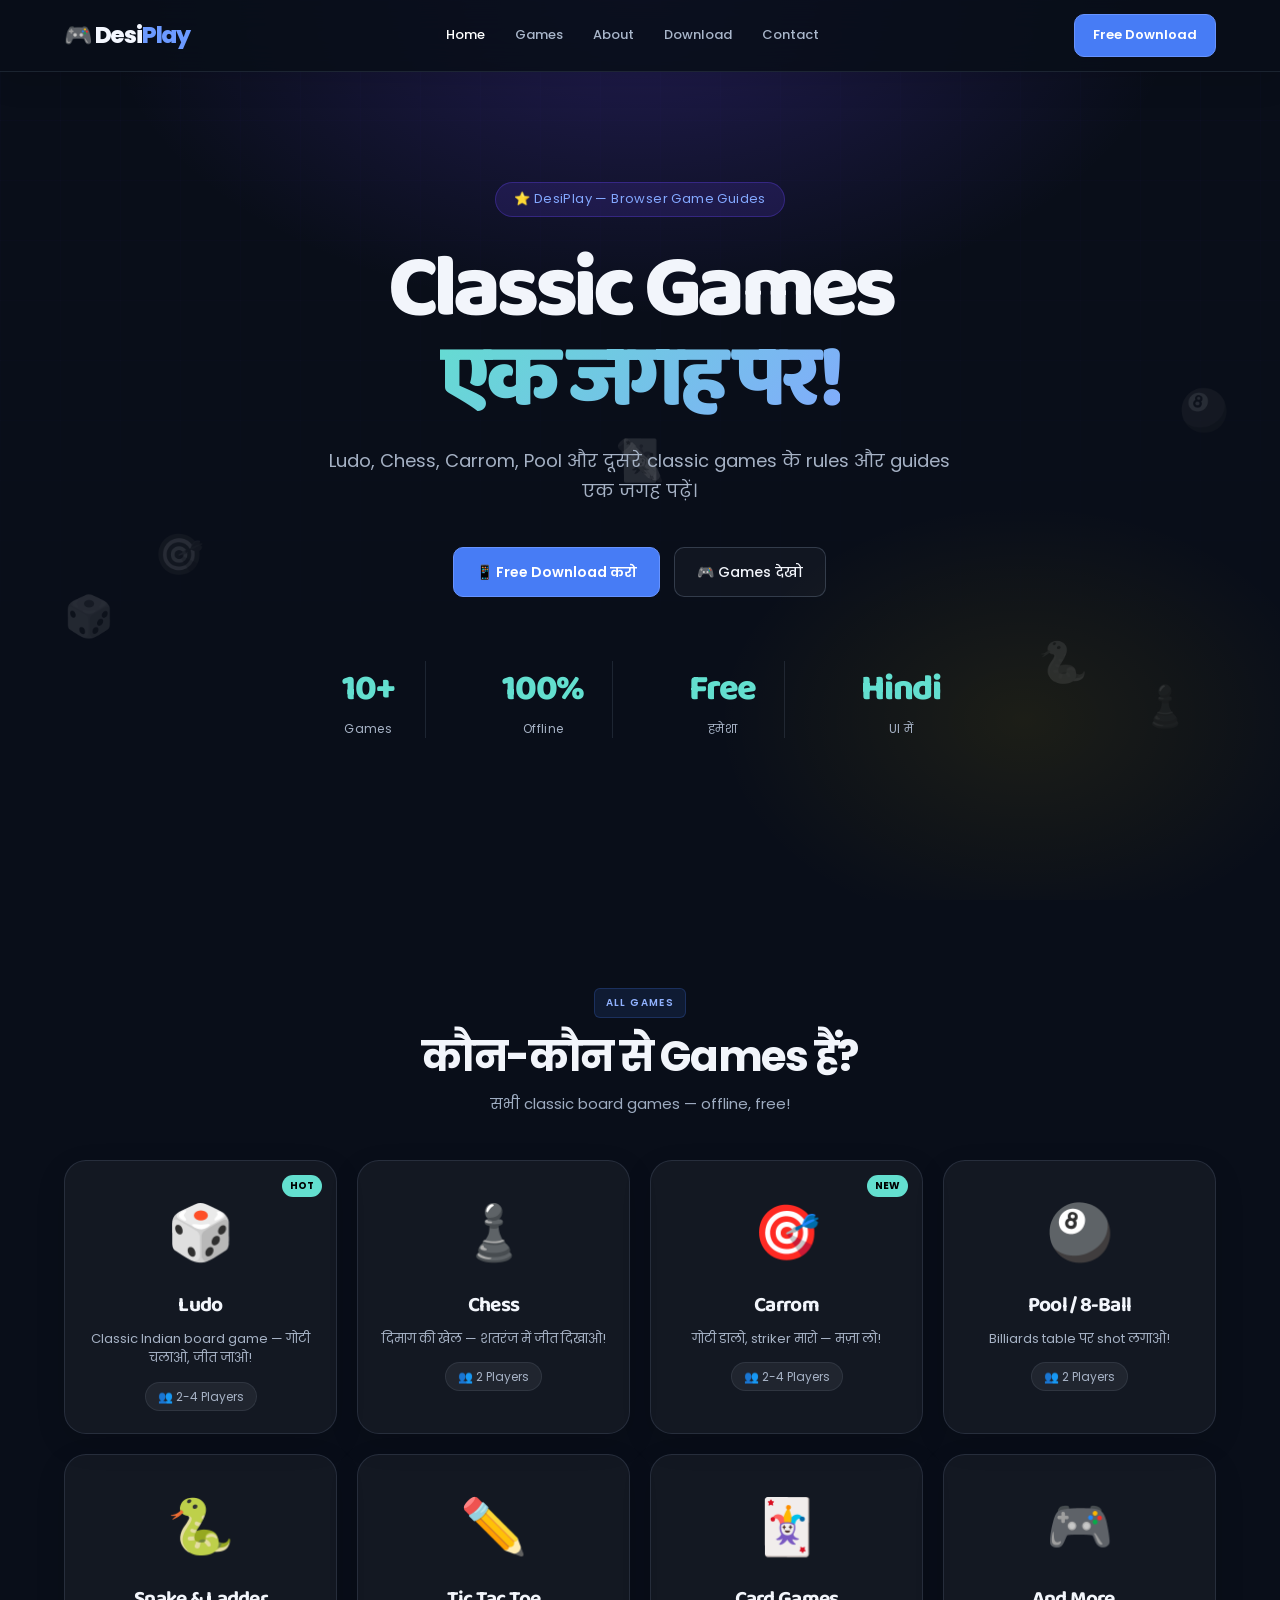
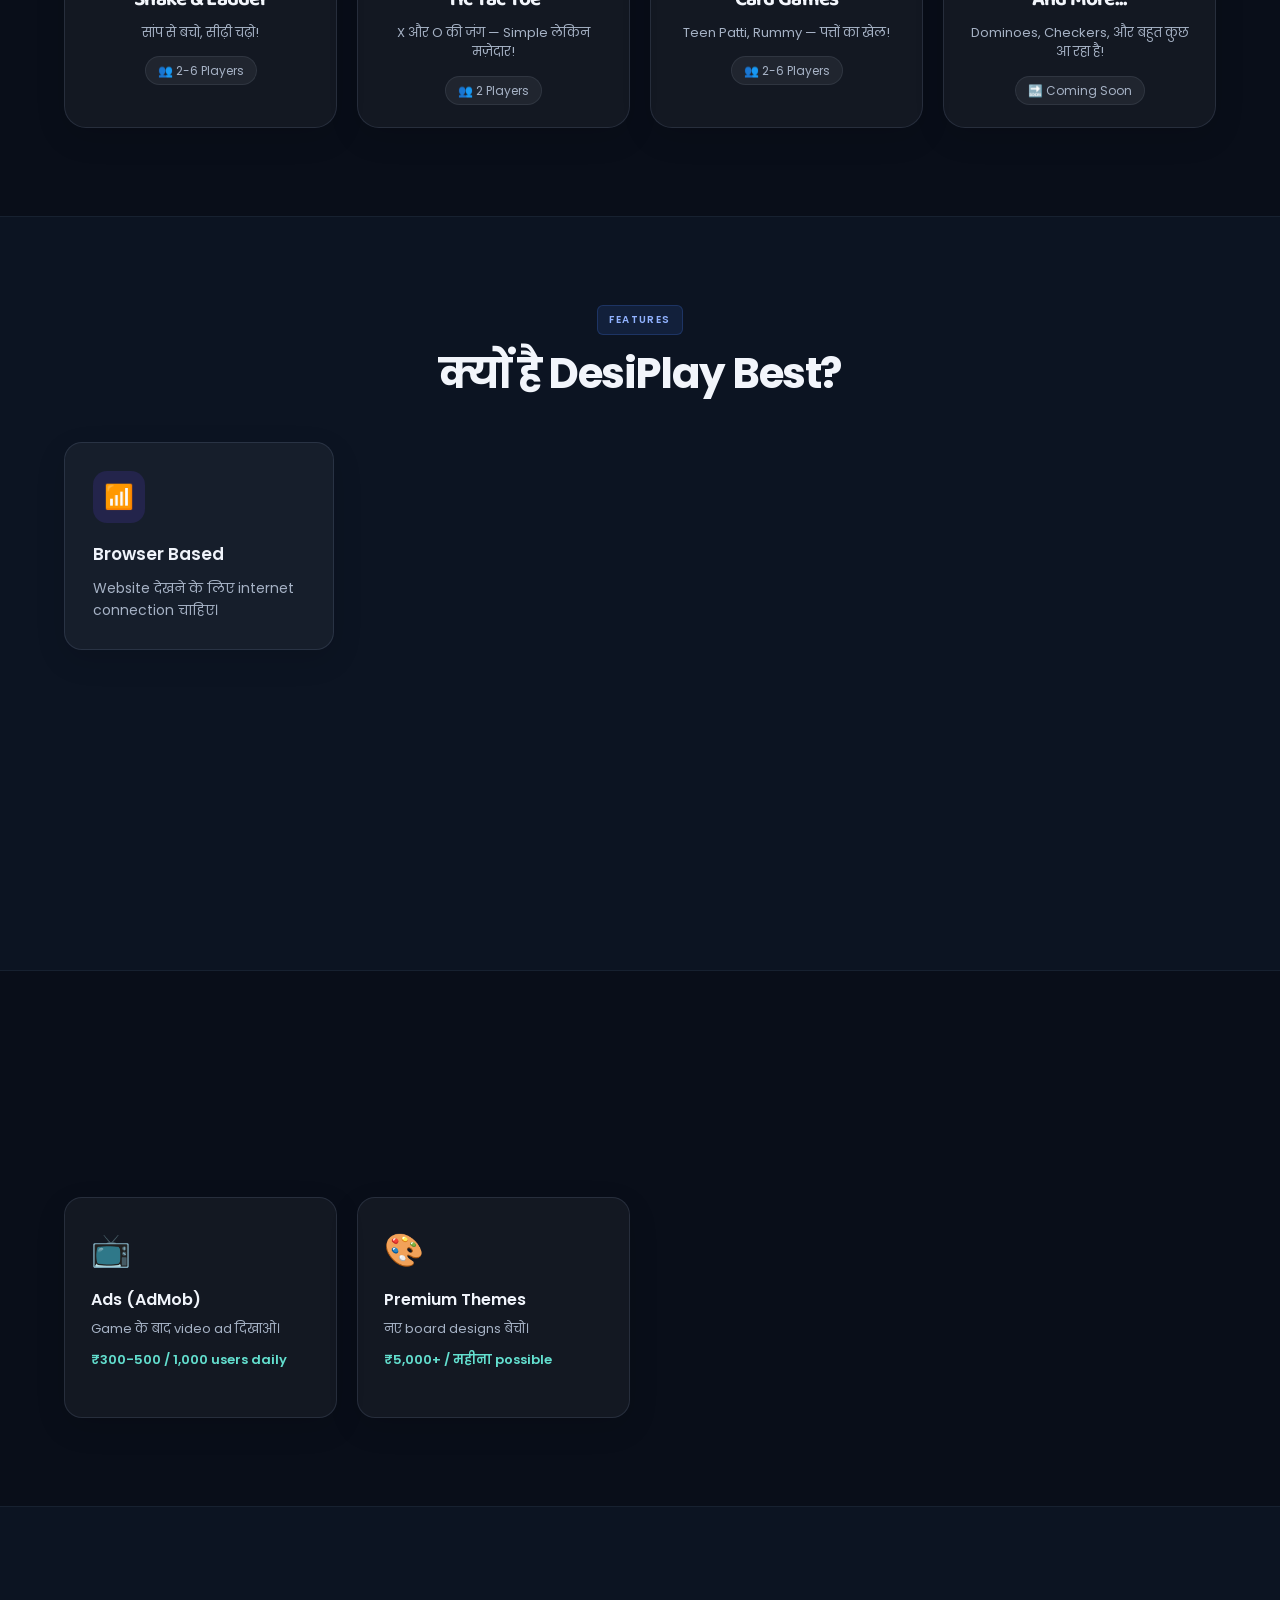
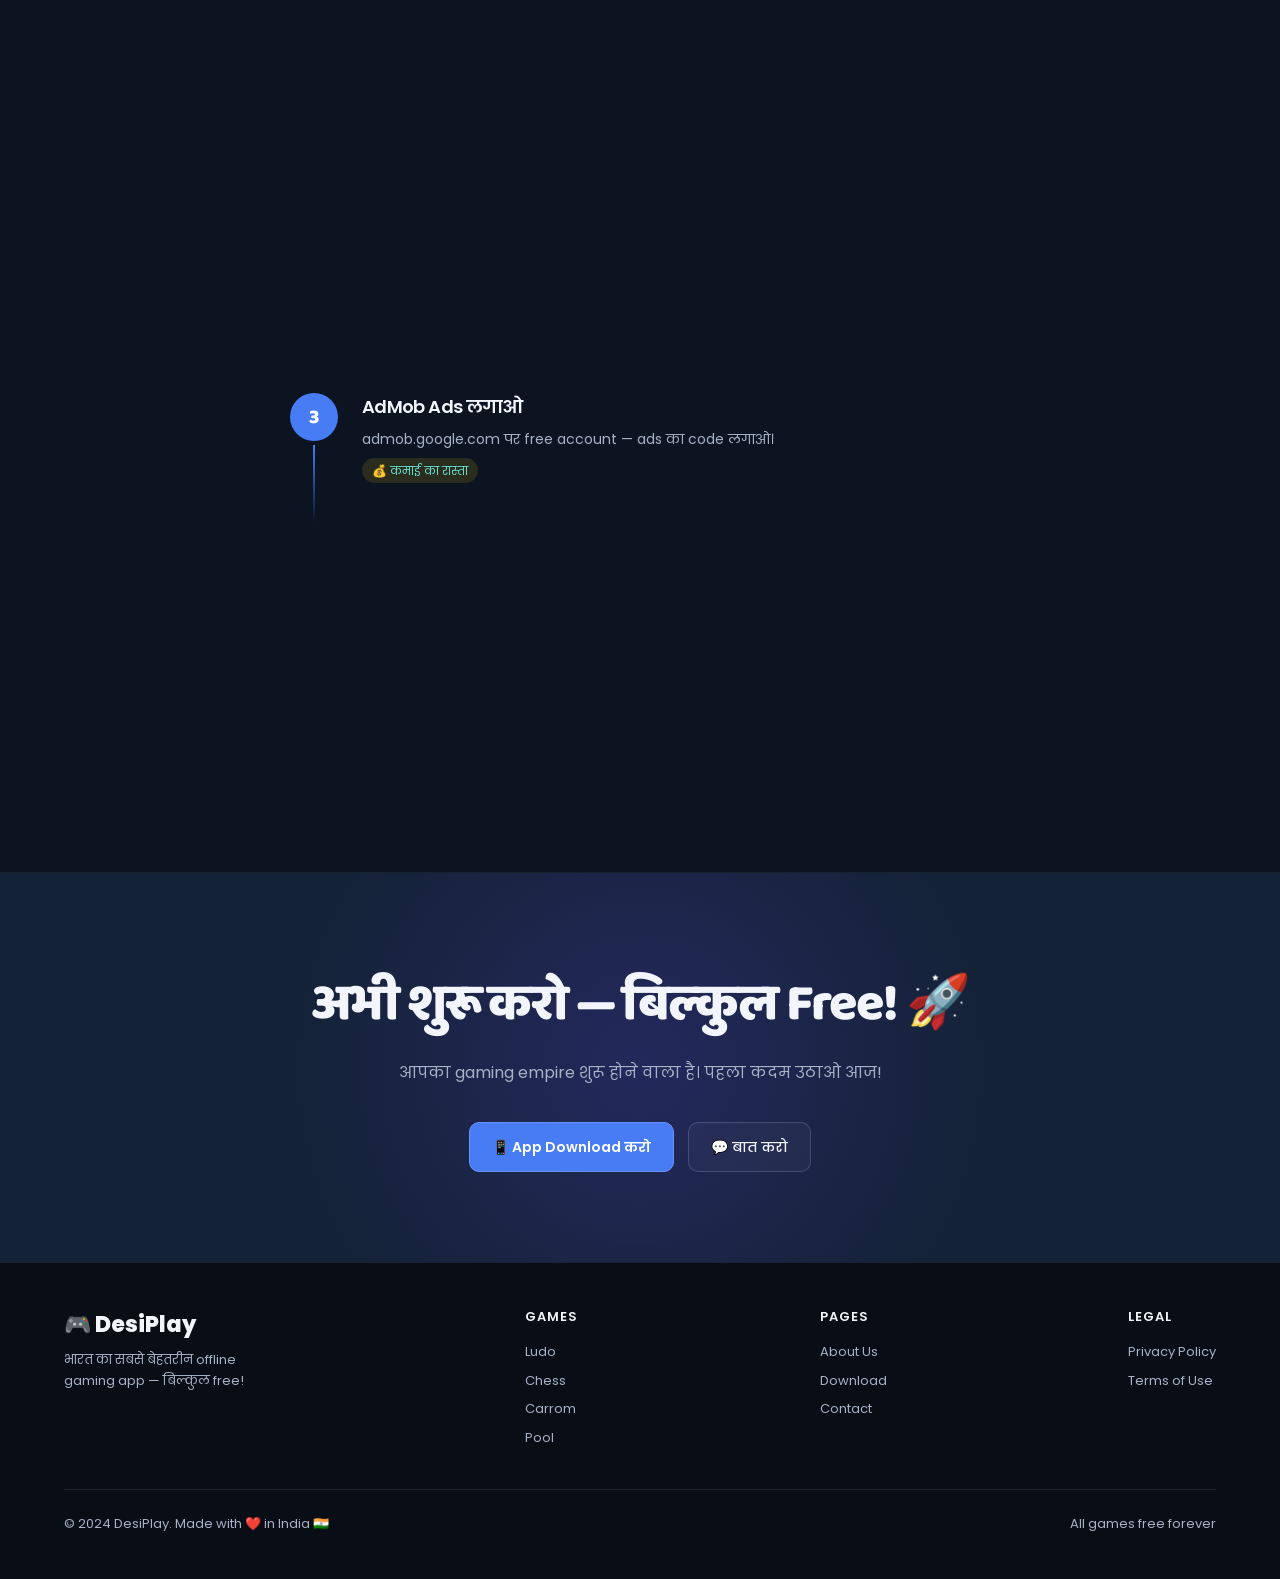
<file: index.html>
<!DOCTYPE html>
<html lang="hi">
<head>
<meta charset="UTF-8">
<meta name="viewport" content="width=device-width,initial-scale=1.0">
<title>DesiPlay — भारत का Gaming Hub</title>
<link rel="stylesheet" href="style.css">
<style>
.hero { min-height:100vh; display:flex; align-items:center; justify-content:center; text-align:center; padding:80px 5% 60px; position:relative; overflow:hidden; }
.hero-bg { position:absolute; inset:0; background:radial-gradient(ellipse 60% 50% at 50% 0%,rgba(108,71,255,0.25) 0%,transparent 70%),radial-gradient(ellipse 40% 40% at 80% 80%,rgba(255,215,0,0.08) 0%,transparent 60%); }
.grid-bg { position:absolute; inset:0; background-image:linear-gradient(rgba(108,71,255,0.06) 1px,transparent 1px),linear-gradient(90deg,rgba(108,71,255,0.06) 1px,transparent 1px); background-size:60px 60px; }
.hero-content { position:relative; z-index:2; max-width:800px; }
.hero-badge { display:inline-flex; align-items:center; gap:8px; background:rgba(108,71,255,0.15); border:1px solid rgba(108,71,255,0.3); border-radius:100px; padding:6px 18px; margin-bottom:28px; font-size:13px; color:var(--purple2); animation:fadeUp 0.6s ease both; }
.hero-title { font-family:'Baloo 2',cursive; font-size:clamp(44px,9vw,88px); font-weight:800; line-height:1.03; margin-bottom:20px; animation:fadeUp 0.7s ease 0.1s both; }
.hero-title .hl { background:linear-gradient(135deg,var(--gold),var(--purple2)); -webkit-background-clip:text; -webkit-text-fill-color:transparent; }
.hero-sub { font-size:clamp(15px,2.5vw,18px); color:var(--text2); line-height:1.7; margin-bottom:40px; animation:fadeUp 0.7s ease 0.2s both; }
.hero-btns { display:flex; gap:14px; justify-content:center; flex-wrap:wrap; animation:fadeUp 0.7s ease 0.3s both; }
.hero-stats { display:flex; gap:48px; justify-content:center; flex-wrap:wrap; margin-top:64px; animation:fadeUp 0.7s ease 0.4s both; }
.stat-num { font-family:'Baloo 2',cursive; font-size:36px; font-weight:800; color:var(--gold); }
.stat-label { font-size:12px; color:var(--text2); }

.fi { position:absolute; font-size:40px; opacity:0.12; animation:float 7s ease-in-out infinite; pointer-events:none; z-index:1; }
.fi:nth-child(1){top:15%;left:6%;animation-delay:0s}
.fi:nth-child(2){top:20%;right:8%;animation-delay:1.2s}
.fi:nth-child(3){bottom:28%;left:5%;animation-delay:2.1s}
.fi:nth-child(4){bottom:18%;right:7%;animation-delay:0.6s}
.fi:nth-child(5){top:58%;left:12%;animation-delay:3s}
.fi:nth-child(6){top:42%;right:4%;animation-delay:1.8s}
.fi:nth-child(7){top:70%;right:15%;animation-delay:2.5s}

.games-grid { display:grid; grid-template-columns:repeat(auto-fit,minmax(220px,1fr)); gap:20px; }
.game-card { background:var(--card); border:1px solid var(--border); border-radius:22px; padding:28px 20px 22px; text-align:center; cursor:pointer; transition:all 0.25s; position:relative; overflow:hidden; text-decoration:none; display:block; }
.game-card::after { content:''; position:absolute; inset:0; background:linear-gradient(135deg,var(--gc,rgba(108,71,255,0.12)),transparent); opacity:0; transition:opacity 0.3s; }
.game-card:hover { transform:translateY(-7px); border-color:rgba(255,255,255,0.18); }
.game-card:hover::after { opacity:1; }
.game-emoji { font-size:54px; margin-bottom:14px; display:block; }
.game-name { font-family:'Baloo 2',cursive; font-size:21px; font-weight:700; margin-bottom:6px; color:var(--text); }
.game-desc { font-size:13px; color:var(--text2); line-height:1.5; }
.game-players { margin-top:14px; display:inline-flex; align-items:center; gap:5px; background:rgba(255,255,255,0.06); border-radius:100px; padding:4px 12px; font-size:12px; color:var(--text2); }
.g-badge { position:absolute; top:14px; right:14px; background:var(--gold); color:#000; font-size:10px; font-weight:700; padding:3px 8px; border-radius:100px; }

.features-grid { display:grid; grid-template-columns:repeat(auto-fit,minmax(240px,1fr)); gap:24px; }
.feature-card { background:var(--card); border:1px solid var(--border); border-radius:18px; padding:28px; transition:all 0.25s; }
.feature-card:hover { border-color:rgba(108,71,255,0.35); transform:translateY(-3px); }
.feat-icon { width:52px; height:52px; border-radius:14px; display:flex; align-items:center; justify-content:center; font-size:24px; margin-bottom:18px; }
.feat-title { font-size:17px; font-weight:600; margin-bottom:8px; }
.feat-desc { font-size:14px; color:var(--text2); line-height:1.6; }

.money-grid { display:grid; grid-template-columns:repeat(auto-fit,minmax(200px,1fr)); gap:20px; }
.money-card { background:var(--card); border:1px solid var(--border); border-radius:18px; padding:26px; transition:all 0.25s; }
.money-card:hover { border-color:rgba(255,215,0,0.35); transform:translateY(-3px); }
.money-icon { font-size:32px; margin-bottom:12px; }
.money-title { font-size:16px; font-weight:600; margin-bottom:6px; }
.money-desc { font-size:13px; color:var(--text2); line-height:1.5; }
.money-earn { margin-top:12px; font-size:13px; font-weight:600; color:var(--gold); }

.steps { display:flex; flex-direction:column; gap:0; max-width:700px; margin:0 auto; }
.step { display:flex; gap:24px; align-items:flex-start; padding-bottom:40px; position:relative; }
.step:not(:last-child)::after { content:''; position:absolute; left:23px; top:52px; width:2px; bottom:0; background:linear-gradient(var(--purple),transparent); }
.step-num { width:48px; height:48px; border-radius:50%; flex-shrink:0; background:var(--purple); color:#fff; display:flex; align-items:center; justify-content:center; font-family:'Baloo 2',cursive; font-size:20px; font-weight:800; }
.step h3 { font-size:18px; font-weight:600; margin-bottom:6px; }
.step p { font-size:14px; color:var(--text2); line-height:1.6; }
.step-tag { display:inline-block; margin-top:8px; background:rgba(255,215,0,0.12); color:var(--gold); font-size:12px; padding:3px 10px; border-radius:100px; }

.cta-wrap { background:var(--dark3); padding:90px 5%; text-align:center; position:relative; overflow:hidden; }
.cta-glow { position:absolute; width:700px; height:700px; background:radial-gradient(circle,rgba(108,71,255,0.18),transparent 70%); top:50%; left:50%; transform:translate(-50%,-50%); }
.cta-wrap h2 { font-family:'Baloo 2',cursive; font-size:clamp(28px,5vw,52px); font-weight:800; margin-bottom:14px; position:relative; }
.cta-wrap p { color:var(--text2); font-size:16px; margin-bottom:36px; position:relative; }
.cta-btns { display:flex; gap:14px; justify-content:center; flex-wrap:wrap; position:relative; }

@keyframes fadeUp { from{opacity:0;transform:translateY(22px)} to{opacity:1;transform:translateY(0)} }
@keyframes float { 0%,100%{transform:translateY(0) rotate(0deg)} 50%{transform:translateY(-18px) rotate(5deg)} }
</style>
</head>
<body>
<nav>
  <a href="index.html" class="nav-logo">🎮 Desi<span>Play</span></a>
  <div class="nav-links">
    <a href="index.html" class="active">Home</a>
    <a href="games.html">Games</a>
    <a href="about.html">About</a>
    <a href="download.html">Download</a>
    <a href="contact.html">Contact</a>
  </div>
  <a href="download.html" class="nav-cta">Free Download</a>
</nav>

<section class="hero">
  <div class="hero-bg"></div>
  <div class="grid-bg"></div>
  <div class="fi">🎲</div><div class="fi">♟️</div><div class="fi">🎯</div>
  <div class="fi">🎱</div><div class="fi">🐍</div><div class="fi">🃏</div><div class="fi">✏️</div>
  <div class="hero-content">
    <div class="hero-badge">⭐ DesiPlay — Browser Game Guides</div>
    <h1 class="hero-title">Classic Games<br><span class="hl">एक जगह पर!</span></h1>
    <p class="hero-sub">Ludo, Chess, Carrom, Pool और दूसरे classic games के rules और guides एक जगह पढ़ें।</p>
    <div class="hero-btns">
      <a href="download.html" class="btn-primary">📱 Free Download करो</a>
      <a href="games.html" class="btn-secondary">🎮 Games देखो</a>
    </div>
    <div class="hero-stats">
      <div class="stat"><div class="stat-num">10+</div><div class="stat-label">Games</div></div>
      <div class="stat"><div class="stat-num">100%</div><div class="stat-label">Offline</div></div>
      <div class="stat"><div class="stat-num">Free</div><div class="stat-label">हमेशा</div></div>
      <div class="stat"><div class="stat-num">Hindi</div><div class="stat-label">UI में</div></div>
    </div>
  </div>
</section>

<section class="section">
  <div class="section-header reveal">
    <div class="section-tag">All Games</div>
    <h2 class="section-title">कौन-कौन से Games हैं?</h2>
    <p class="section-sub">सभी classic board games — offline, free!</p>
  </div>
  <div class="games-grid">
    <a href="games/ludo.html" class="game-card reveal" style="--gc:rgba(255,165,0,0.15)">
      <div class="g-badge">HOT</div>
      <span class="game-emoji">🎲</span>
      <div class="game-name">Ludo</div>
      <div class="game-desc">Classic Indian board game — गोटी चलाओ, जीत जाओ!</div>
      <div class="game-players">👥 2-4 Players</div>
    </a>
    <a href="games/chess.html" class="game-card reveal" style="--gc:rgba(100,100,255,0.15)">
      <span class="game-emoji">♟️</span>
      <div class="game-name">Chess</div>
      <div class="game-desc">दिमाग की खेल — शतरंज में जीत दिखाओ!</div>
      <div class="game-players">👥 2 Players</div>
    </a>
    <a href="games/carrom.html" class="game-card reveal" style="--gc:rgba(0,200,100,0.15)">
      <div class="g-badge">NEW</div>
      <span class="game-emoji">🎯</span>
      <div class="game-name">Carrom</div>
      <div class="game-desc">गोटी डालो, striker मारो — मज़ा लो!</div>
      <div class="game-players">👥 2-4 Players</div>
    </a>
    <a href="games/pool.html" class="game-card reveal" style="--gc:rgba(255,50,100,0.15)">
      <span class="game-emoji">🎱</span>
      <div class="game-name">Pool / 8-Ball</div>
      <div class="game-desc">Billiards table पर shot लगाओ!</div>
      <div class="game-players">👥 2 Players</div>
    </a>
    <a href="games/snake.html" class="game-card reveal" style="--gc:rgba(150,50,255,0.15)">
      <span class="game-emoji">🐍</span>
      <div class="game-name">Snake & Ladder</div>
      <div class="game-desc">सांप से बचो, सीढ़ी चढ़ो!</div>
      <div class="game-players">👥 2-6 Players</div>
    </a>
    <a href="games/tictactoe.html" class="game-card reveal" style="--gc:rgba(255,200,0,0.15)">
      <span class="game-emoji">✏️</span>
      <div class="game-name">Tic Tac Toe</div>
      <div class="game-desc">X और O की जंग — Simple लेकिन मज़ेदार!</div>
      <div class="game-players">👥 2 Players</div>
    </a>
    <a href="games/cards.html" class="game-card reveal" style="--gc:rgba(255,100,50,0.15)">
      <span class="game-emoji">🃏</span>
      <div class="game-name">Card Games</div>
      <div class="game-desc">Teen Patti, Rummy — पत्तों का खेल!</div>
      <div class="game-players">👥 2-6 Players</div>
    </a>
    <a href="games.html" class="game-card reveal" style="--gc:rgba(0,200,200,0.15)">
      <span class="game-emoji">🎮</span>
      <div class="game-name">And More...</div>
      <div class="game-desc">Dominoes, Checkers, और बहुत कुछ आ रहा है!</div>
      <div class="game-players">🔜 Coming Soon</div>
    </a>
  </div>
</section>

<section class="section section-dark">
  <div class="section-header reveal">
    <div class="section-tag">Features</div>
    <h2 class="section-title">क्यों है DesiPlay Best?</h2>
  </div>
  <div class="features-grid">
    <div class="feature-card reveal"><div class="feat-icon" style="background:rgba(108,71,255,0.15)">📶</div><div class="feat-title">Browser Based</div><div class="feat-desc">Website देखने के लिए internet connection चाहिए।</div></div>
    <div class="feature-card reveal"><div class="feat-icon" style="background:rgba(255,215,0,0.15)">👥</div><div class="feat-title">Local Multiplayer</div><div class="feat-desc">एक phone पर 4 लोग खेल सकते हैं!</div></div>
    <div class="feature-card reveal"><div class="feat-icon" style="background:rgba(0,200,100,0.15)">🇮🇳</div><div class="feat-title">Hindi Interface</div><div class="feat-desc">पूरा app Hindi में — कोई भी समझ सकता है!</div></div>
    <div class="feature-card reveal"><div class="feat-icon" style="background:rgba(255,100,100,0.15)">⚡</div><div class="feat-title">Light & Fast</div><div class="feat-desc">सिर्फ 25MB — पुराने phones पर भी चलेगा।</div></div>
    <div class="feature-card reveal"><div class="feat-icon" style="background:rgba(100,200,255,0.15)">🎨</div><div class="feat-title">Custom Themes</div><div class="feat-desc">Board का look बदलो — अपनी पसंद का style!</div></div>
    <div class="feature-card reveal"><div class="feat-icon" style="background:rgba(255,150,0,0.15)">🏆</div><div class="feat-title">Leaderboard</div><div class="feat-desc">दोस्तों से compete करो — champion कौन है?</div></div>
  </div>
</section>

<section class="section">
  <div class="section-header reveal">
    <div class="section-tag">Paise Kamao</div>
    <h2 class="section-title">Free App से कमाई कैसे?</h2>
  </div>
  <div class="money-grid">
    <div class="money-card reveal"><div class="money-icon">📺</div><div class="money-title">Ads (AdMob)</div><div class="money-desc">Game के बाद video ad दिखाओ।</div><div class="money-earn">₹300-500 / 1,000 users daily</div></div>
    <div class="money-card reveal"><div class="money-icon">🎨</div><div class="money-title">Premium Themes</div><div class="money-desc">नए board designs बेचो।</div><div class="money-earn">₹5,000+ / महीना possible</div></div>
    <div class="money-card reveal"><div class="money-icon">👑</div><div class="money-title">VIP Pass</div><div class="money-desc">No ads + extra features = ₹99/month</div><div class="money-earn">100 members = ₹9,900/महीना</div></div>
    <div class="money-card reveal"><div class="money-icon">🪙</div><div class="money-title">Coins System</div><div class="money-desc">Daily free coins, extra coins खरीदो।</div><div class="money-earn">In-app purchases से कमाई</div></div>
  </div>
</section>

<section class="section section-dark">
  <div class="section-header reveal">
    <div class="section-tag">Shuru Karo</div>
    <h2 class="section-title">App कैसे बनाएं?</h2>
  </div>
  <div class="steps">
    <div class="step reveal"><div class="step-num">1</div><div><h3>Unity Download करो</h3><p>unity.com पर जाओ — Personal version बिल्कुल free है।</p><span class="step-tag">⚡ Free Forever</span></div></div>
    <div class="step reveal"><div class="step-num">2</div><div><h3>पहले Ludo बनाओ</h3><p>YouTube पर tutorials देखो — 2-3 हफ्ते में ready!</p><span class="step-tag">📺 YouTube से सीखो</span></div></div>
    <div class="step reveal"><div class="step-num">3</div><div><h3>AdMob Ads लगाओ</h3><p>admob.google.com पर free account — ads का code लगाओ।</p><span class="step-tag">💰 कमाई का रास्ता</span></div></div>
    <div class="step reveal"><div class="step-num">4</div><div><h3>Play Store Publish</h3><p>₹1,750 एक बार — दुनिया को दिखाओ!</p><span class="step-tag">🚀 Launch!</span></div></div>
    <div class="step reveal"><div class="step-num">5</div><div><h3>Promote और कमाओ</h3><p>WhatsApp, Instagram — users बढ़ाओ, पैसे कमाओ!</p><span class="step-tag">🎉 ₹10,000-50,000/महीना</span></div></div>
  </div>
</section>

<div class="cta-wrap">
  <div class="cta-glow"></div>
  <h2>अभी शुरू करो — बिल्कुल Free! 🚀</h2>
  <p>आपका gaming empire शुरू होने वाला है। पहला कदम उठाओ आज!</p>
  <div class="cta-btns">
    <a href="download.html" class="btn-primary">📱 App Download करो</a>
    <a href="contact.html" class="btn-secondary">💬 बात करो</a>
  </div>
</div>

<footer>
  <div class="footer-top">
    <div class="footer-brand"><span class="footer-logo">🎮 DesiPlay</span><p>भारत का सबसे बेहतरीन offline gaming app — बिल्कुल free!</p></div>
    <div class="footer-col"><h4>Games</h4><a href="games/ludo.html">Ludo</a><a href="games/chess.html">Chess</a><a href="games/carrom.html">Carrom</a><a href="games/pool.html">Pool</a></div>
    <div class="footer-col"><h4>Pages</h4><a href="about.html">About Us</a><a href="download.html">Download</a><a href="contact.html">Contact</a></div>
    <div class="footer-col"><h4>Legal</h4><a href="privacy.html">Privacy Policy</a><a href="terms.html">Terms of Use</a></div>
  </div>
  <div class="footer-bottom"><span class="footer-copy">© 2024 DesiPlay. Made with ❤️ in India 🇮🇳</span><span class="footer-copy">All games free forever</span></div>
</footer>

<script>
const obs = new IntersectionObserver(entries=>{entries.forEach((e,i)=>{if(e.isIntersecting)setTimeout(()=>e.target.classList.add('visible'),i*80)})},{threshold:0.1});
document.querySelectorAll('.reveal').forEach(r=>obs.observe(r));
</script>
</body>
</html>
</file>
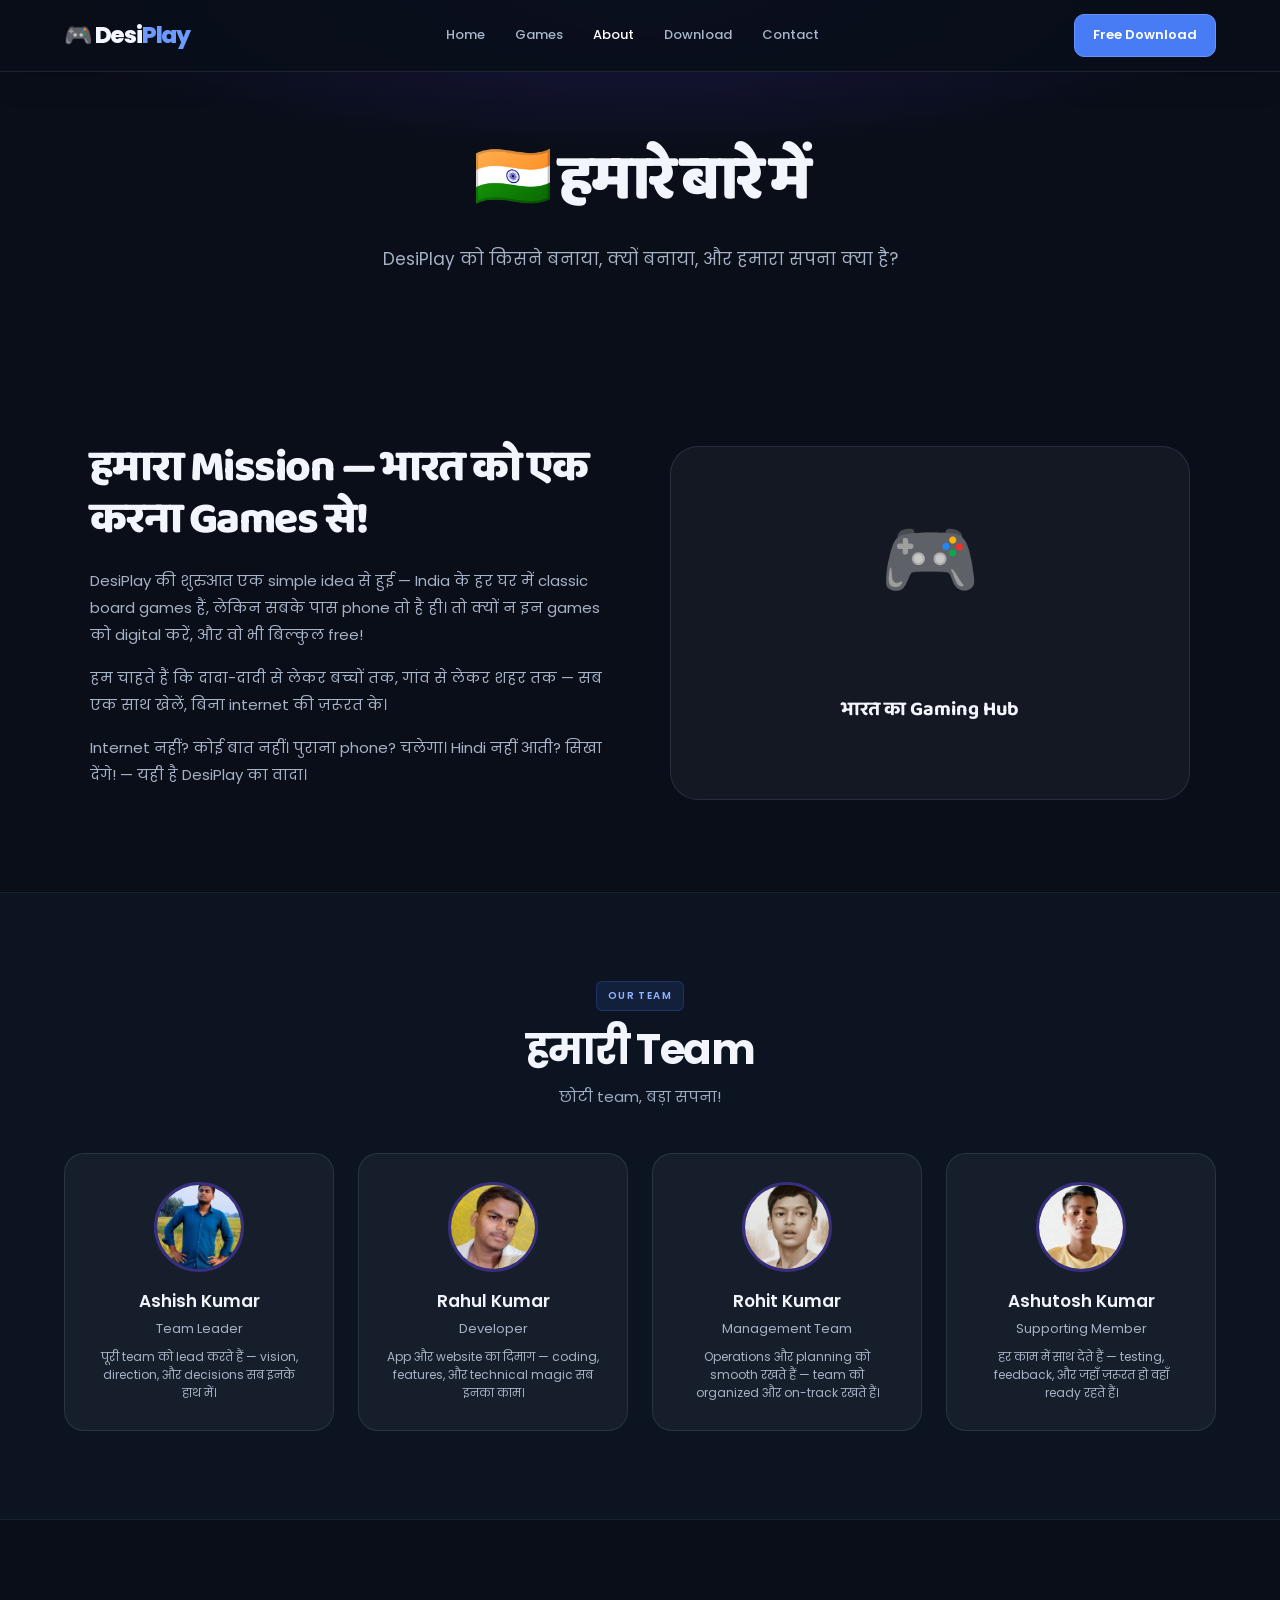
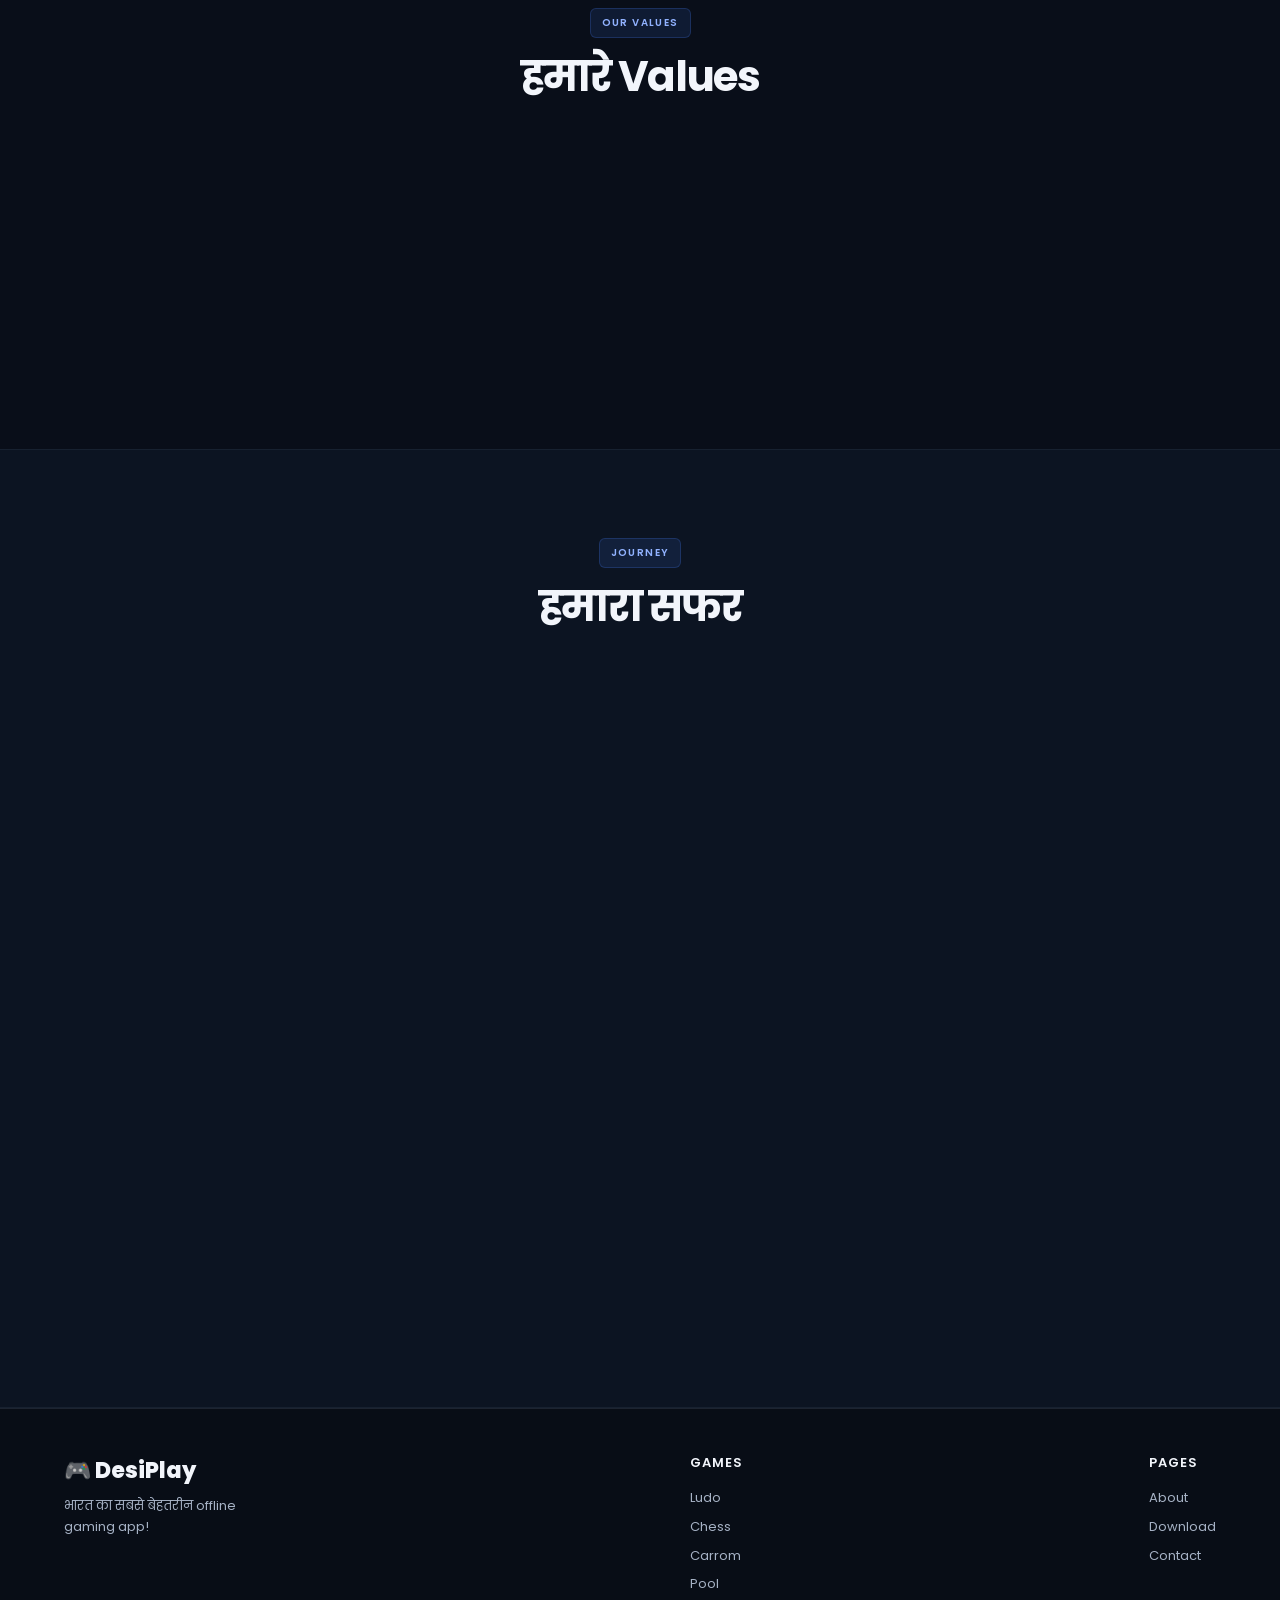
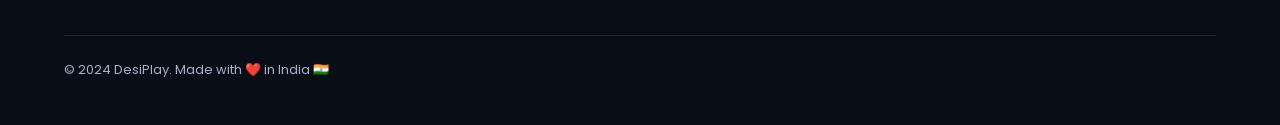
<file: about (1).html>
<!DOCTYPE html>
<html lang="hi">
<head>
<meta charset="UTF-8">
<meta name="viewport" content="width=device-width,initial-scale=1.0">
<title>DesiPlay — About Us</title>
<link rel="stylesheet" href="style.css">
<style>
.page-hero{padding:130px 5% 80px;text-align:center;position:relative;overflow:hidden;}
.page-hero-bg{position:absolute;inset:0;background:radial-gradient(ellipse 70% 60% at 50% 0%,rgba(108,71,255,0.22) 0%,transparent 70%);}
.page-hero h1{font-family:'Baloo 2',cursive;font-size:clamp(36px,6vw,64px);font-weight:800;position:relative;margin-bottom:14px;}
.page-hero p{color:var(--text2);font-size:17px;position:relative;max-width:600px;margin:0 auto;}

.mission-grid{display:grid;grid-template-columns:1fr 1fr;gap:60px;align-items:center;max-width:1100px;margin:0 auto;}
.mission-text h2{font-family:'Baloo 2',cursive;font-size:clamp(28px,4vw,44px);font-weight:800;margin-bottom:20px;line-height:1.2;}
.mission-text p{color:var(--text2);font-size:15px;line-height:1.8;margin-bottom:16px;}
.mission-visual{background:var(--card);border:1px solid var(--border);border-radius:28px;padding:48px;text-align:center;font-size:80px;}

.team-grid{display:grid;grid-template-columns:repeat(auto-fit,minmax(220px,1fr));gap:24px;}
.team-card{background:var(--card);border:1px solid var(--border);border-radius:20px;padding:28px;text-align:center;transition:all 0.25s;}
.team-card:hover{transform:translateY(-5px);border-color:rgba(108,71,255,0.3);}
.avatar{width:72px;height:72px;border-radius:50%;margin:0 auto 16px;display:flex;align-items:center;justify-content:center;font-size:32px;}
.avatar-photo{width:90px;height:90px;border-radius:50%;margin:0 auto 16px;overflow:hidden;border:3px solid rgba(108,71,255,0.4);}
.avatar-photo img{width:100%;height:100%;object-fit:cover;}
.team-desc{font-size:12px;color:var(--text2);line-height:1.5;margin-top:8px;}
.team-name{font-size:17px;font-weight:600;margin-bottom:4px;}
.team-role{font-size:13px;color:var(--text2);}

.values-grid{display:grid;grid-template-columns:repeat(auto-fit,minmax(220px,1fr));gap:20px;}
.value-card{background:var(--card);border:1px solid var(--border);border-radius:18px;padding:24px;transition:all 0.2s;}
.value-card:hover{border-color:rgba(255,215,0,0.3);}
.value-icon{font-size:36px;margin-bottom:12px;}
.value-title{font-size:16px;font-weight:600;margin-bottom:8px;}
.value-desc{font-size:13px;color:var(--text2);line-height:1.6;}

.timeline{max-width:700px;margin:0 auto;}
.tl-item{display:flex;gap:24px;padding-bottom:40px;position:relative;}
.tl-item:not(:last-child)::after{content:'';position:absolute;left:23px;top:52px;width:2px;bottom:0;background:linear-gradient(var(--purple),transparent);}
.tl-dot{width:48px;height:48px;border-radius:50%;background:var(--purple);color:#fff;display:flex;align-items:center;justify-content:center;font-family:'Baloo 2',cursive;font-size:14px;font-weight:800;flex-shrink:0;}
.tl-content h3{font-size:17px;font-weight:600;margin-bottom:6px;}
.tl-content p{font-size:14px;color:var(--text2);line-height:1.6;}
.tl-year{display:inline-block;margin-top:8px;background:rgba(108,71,255,0.15);color:var(--purple2);font-size:12px;padding:3px 10px;border-radius:100px;}

@media(max-width:768px){.mission-grid{grid-template-columns:1fr;}}
</style>
</head>
<body>
<nav>
  <a href="index.html" class="nav-logo">🎮 Desi<span>Play</span></a>
  <div class="nav-links">
    <a href="index.html">Home</a>
    <a href="games.html">Games</a>
    <a href="about.html" class="active">About</a>
    <a href="download.html">Download</a>
    <a href="contact.html">Contact</a>
  </div>
  <a href="download.html" class="nav-cta">Free Download</a>
</nav>

<div class="page-hero">
  <div class="page-hero-bg"></div>
  <h1>🇮🇳 हमारे बारे में</h1>
  <p>DesiPlay को किसने बनाया, क्यों बनाया, और हमारा सपना क्या है?</p>
</div>

<section class="section">
  <div class="mission-grid">
    <div class="mission-text reveal">
      <h2>हमारा Mission — भारत को एक करना Games से!</h2>
      <p>DesiPlay की शुरुआत एक simple idea से हुई — India के हर घर में classic board games हैं, लेकिन सबके पास phone तो है ही। तो क्यों न इन games को digital करें, और वो भी बिल्कुल free!</p>
      <p>हम चाहते हैं कि दादा-दादी से लेकर बच्चों तक, गांव से लेकर शहर तक — सब एक साथ खेलें, बिना internet की ज़रूरत के।</p>
      <p>Internet नहीं? कोई बात नहीं। पुराना phone? चलेगा। Hindi नहीं आती? सिखा देंगे! — यही है DesiPlay का वादा।</p>
    </div>
    <div class="mission-visual reveal">
      🎮<br><span style="font-size:20px;font-family:'Baloo 2',cursive;font-weight:700;">भारत का Gaming Hub</span>
    </div>
  </div>
</section>

<section class="section section-dark">
  <div class="section-header reveal">
    <div class="section-tag">Our Team</div>
    <h2 class="section-title">हमारी Team</h2>
    <p class="section-sub">छोटी team, बड़ा सपना!</p>
  </div>
  <div class="team-grid">
    <div class="team-card reveal">
      <div class="avatar-photo"><img src="[data-uri]" alt="Ashish Kumar"></div>
      <div class="team-name">Ashish Kumar</div>
      <div class="team-role">Team Leader</div>
      <div class="team-desc">पूरी team को lead करते हैं — vision, direction, और decisions सब इनके हाथ में।</div>
    </div>
    <div class="team-card reveal">
      <div class="avatar-photo"><img src="[data-uri]" alt="Rahul Kumar"></div>
      <div class="team-name">Rahul Kumar</div>
      <div class="team-role">Developer</div>
      <div class="team-desc">App और website का दिमाग — coding, features, और technical magic सब इनका काम।</div>
    </div>
    <div class="team-card reveal">
      <div class="avatar-photo"><img src="[data-uri]" alt="Rohit Kumar"></div>
      <div class="team-name">Rohit Kumar</div>
      <div class="team-role">Management Team</div>
      <div class="team-desc">Operations और planning को smooth रखते हैं — team को organized और on-track रखते हैं।</div>
    </div>
    <div class="team-card reveal">
      <div class="avatar-photo"><img src="[data-uri]" alt="Ashutosh Kumar"></div>
      <div class="team-name">Ashutosh Kumar</div>
      <div class="team-role">Supporting Member</div>
      <div class="team-desc">हर काम में साथ देते हैं — testing, feedback, और जहाँ ज़रूरत हो वहाँ ready रहते हैं।</div>
    </div>
  </div>
</section>

<section class="section">
  <div class="section-header reveal">
    <div class="section-tag">Our Values</div>
    <h2 class="section-title">हमारे Values</h2>
  </div>
  <div class="values-grid">
    <div class="value-card reveal"><div class="value-icon">🆓</div><div class="value-title">हमेशा Free</div><div class="value-desc">Core games हमेशा free रहेंगी। पैसा कमाएंगे ads और optional premium features से।</div></div>
    <div class="value-card reveal"><div class="value-icon">🇮🇳</div><div class="value-title">Made in India</div><div class="value-desc">100% Indian team, Indian games, Indian users के लिए बनाया।</div></div>
    <div class="value-card reveal"><div class="value-icon">📶</div><div class="value-title">Offline First</div><div class="value-desc">Internet हो या न हो — games हमेशा चलेंगी।</div></div>
    <div class="value-card reveal"><div class="value-icon">👨‍👩‍👧‍👦</div><div class="value-title">Family Friendly</div><div class="value-desc">हर उम्र के लिए safe और fun games।</div></div>
  </div>
</section>

<section class="section section-dark">
  <div class="section-header reveal">
    <div class="section-tag">Journey</div>
    <h2 class="section-title">हमारा सफर</h2>
  </div>
  <div class="timeline">
    <div class="tl-item reveal"><div class="tl-dot">💡</div><div class="tl-content"><h3>Idea आया</h3><p>Lockdown में दोस्तों के साथ Ludo खेलते खेलते सोचा — क्यों न एक app बनाएं जिसमें सब games हों?</p><span class="tl-year">2023 Jan</span></div></div>
    <div class="tl-item reveal"><div class="tl-dot">🔨</div><div class="tl-content"><h3>Development शुरू</h3><p>Unity सीखना शुरू किया। YouTube tutorials, रात को coding — 3 महीने की मेहनत!</p><span class="tl-year">2023 Mar</span></div></div>
    <div class="tl-item reveal"><div class="tl-dot">🚀</div><div class="tl-content"><h3>Launch!</h3><p>Play Store पर Ludo और Chess के साथ first version launch। पहले दिन 500 downloads!</p><span class="tl-year">2023 Jun</span></div></div>
    <div class="tl-item reveal"><div class="tl-dot">📈</div><div class="tl-content"><h3>Growth</h3><p>Carrom, Pool, Snake & Ladder add किए। Users 10,000 पार हो गए!</p><span class="tl-year">2024 Jan</span></div></div>
    <div class="tl-item reveal"><div class="tl-dot">🌟</div><div class="tl-content"><h3>आज</h3><p>7+ games, Hindi UI, और India के हर corner में users। सफर जारी है!</p><span class="tl-year">2024 Now</span></div></div>
  </div>
</section>

<footer>
  <div class="footer-top">
    <div class="footer-brand"><span class="footer-logo">🎮 DesiPlay</span><p>भारत का सबसे बेहतरीन offline gaming app!</p></div>
    <div class="footer-col"><h4>Games</h4><a href="games/ludo.html">Ludo</a><a href="games/chess.html">Chess</a><a href="games/carrom.html">Carrom</a><a href="games/pool.html">Pool</a></div>
    <div class="footer-col"><h4>Pages</h4><a href="about.html">About</a><a href="download.html">Download</a><a href="contact.html">Contact</a></div>
  </div>
  <div class="footer-bottom"><span class="footer-copy">© 2024 DesiPlay. Made with ❤️ in India 🇮🇳</span></div>
</footer>
<script>
const obs=new IntersectionObserver(entries=>{entries.forEach((e,i)=>{if(e.isIntersecting)setTimeout(()=>e.target.classList.add('visible'),i*80)});},{threshold:0.1});
document.querySelectorAll('.reveal').forEach(r=>obs.observe(r));
</script>
</body>
</html>
</file>
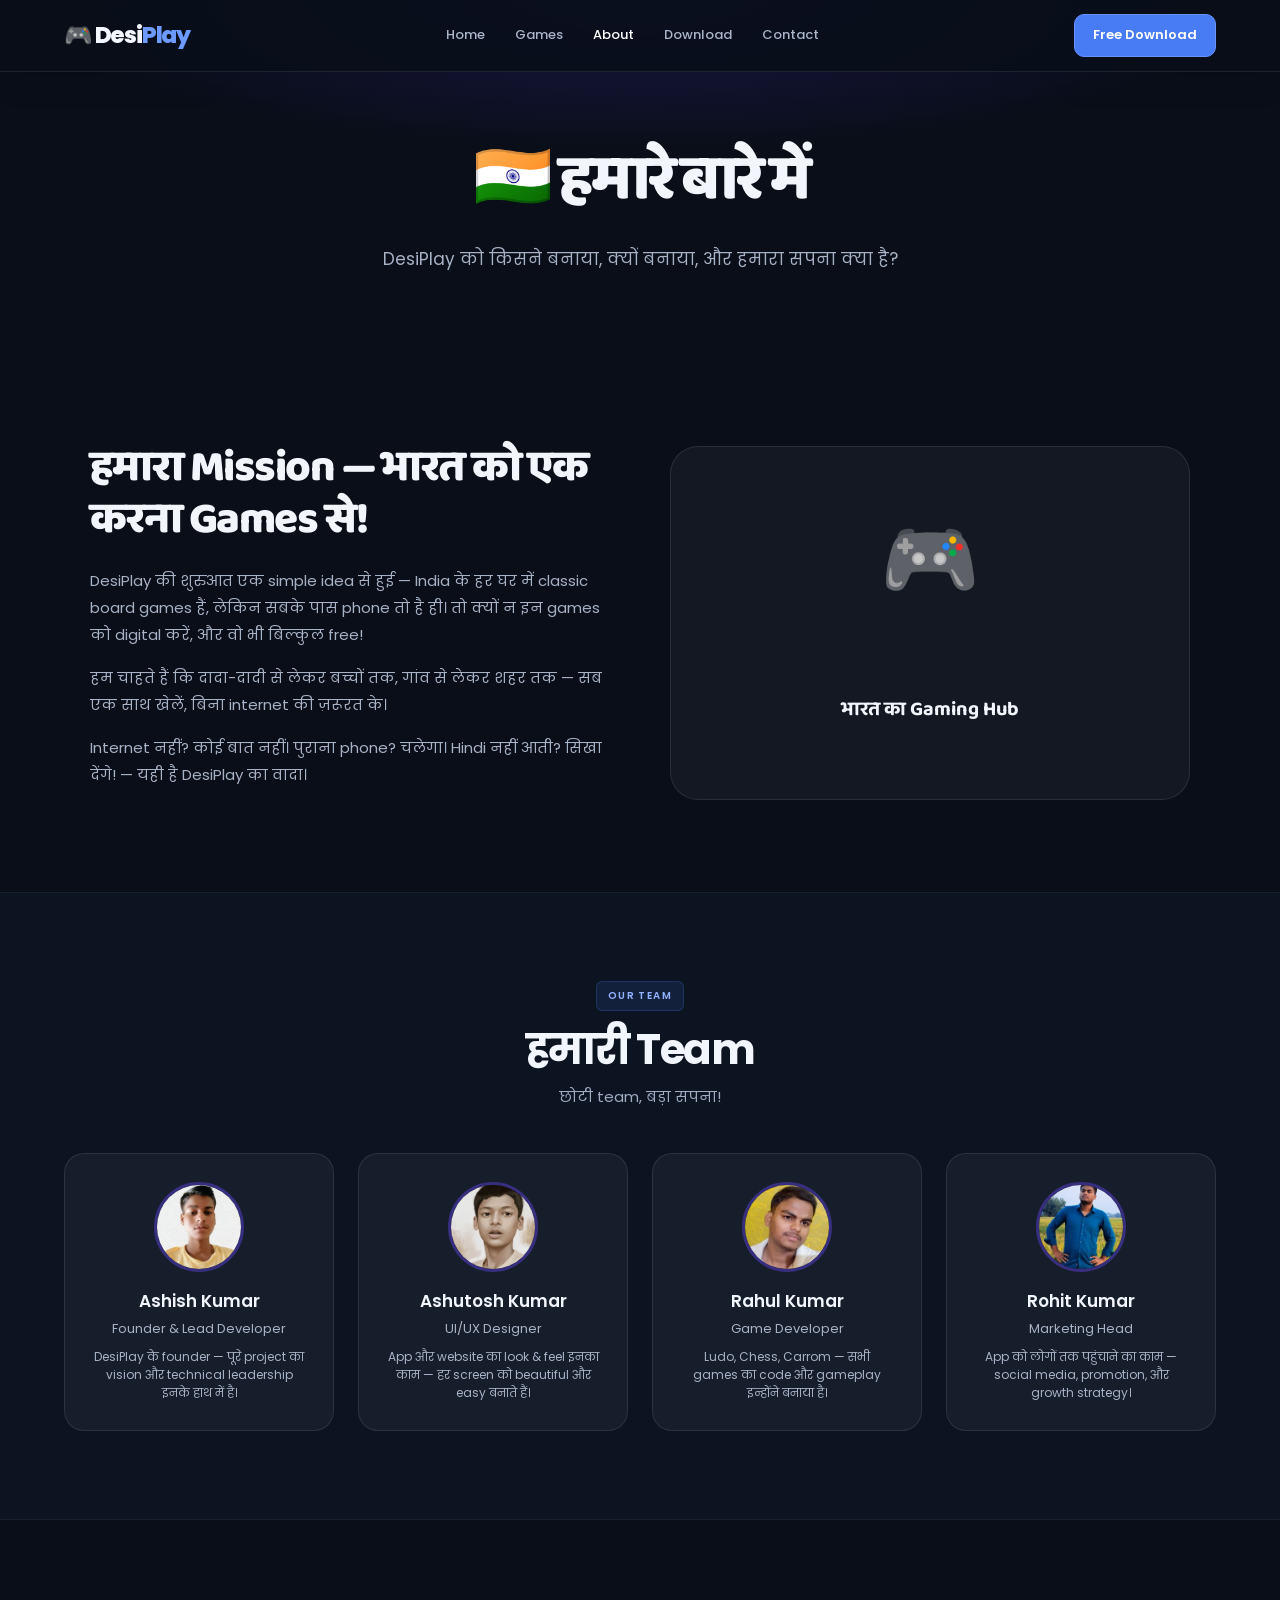
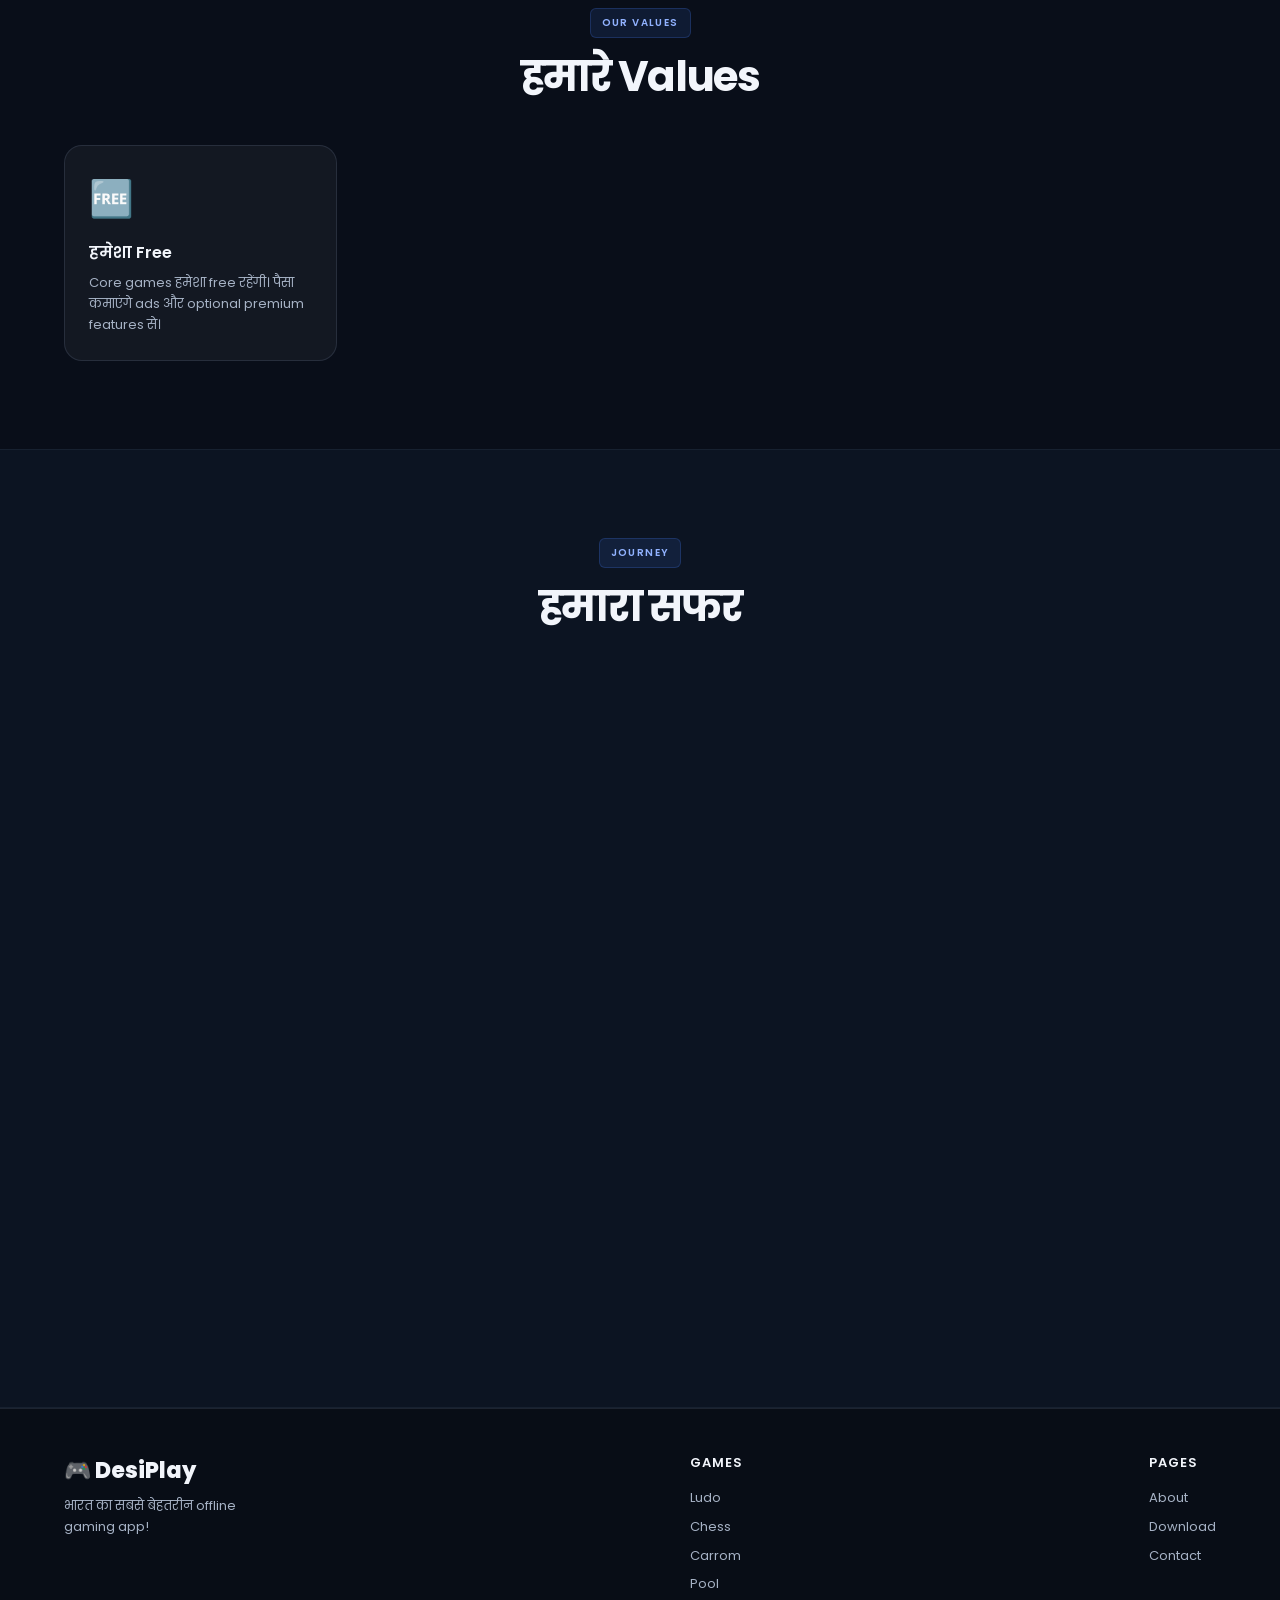
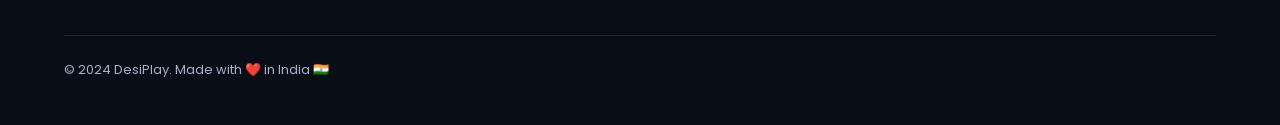
<file: about (3).html>
<!DOCTYPE html>
<html lang="hi">
<head>
<meta charset="UTF-8">
<meta name="viewport" content="width=device-width,initial-scale=1.0">
<title>DesiPlay — About Us</title>
<link rel="stylesheet" href="style.css">
<style>
.page-hero{padding:130px 5% 80px;text-align:center;position:relative;overflow:hidden;}
.page-hero-bg{position:absolute;inset:0;background:radial-gradient(ellipse 70% 60% at 50% 0%,rgba(108,71,255,0.22) 0%,transparent 70%);}
.page-hero h1{font-family:'Baloo 2',cursive;font-size:clamp(36px,6vw,64px);font-weight:800;position:relative;margin-bottom:14px;}
.page-hero p{color:var(--text2);font-size:17px;position:relative;max-width:600px;margin:0 auto;}

.mission-grid{display:grid;grid-template-columns:1fr 1fr;gap:60px;align-items:center;max-width:1100px;margin:0 auto;}
.mission-text h2{font-family:'Baloo 2',cursive;font-size:clamp(28px,4vw,44px);font-weight:800;margin-bottom:20px;line-height:1.2;}
.mission-text p{color:var(--text2);font-size:15px;line-height:1.8;margin-bottom:16px;}
.mission-visual{background:var(--card);border:1px solid var(--border);border-radius:28px;padding:48px;text-align:center;font-size:80px;}

.team-grid{display:grid;grid-template-columns:repeat(auto-fit,minmax(220px,1fr));gap:24px;}
.team-card{background:var(--card);border:1px solid var(--border);border-radius:20px;padding:28px;text-align:center;transition:all 0.25s;}
.team-card:hover{transform:translateY(-5px);border-color:rgba(108,71,255,0.3);}
.avatar{width:72px;height:72px;border-radius:50%;margin:0 auto 16px;display:flex;align-items:center;justify-content:center;font-size:32px;}
.avatar-photo{width:90px;height:90px;border-radius:50%;margin:0 auto 16px;overflow:hidden;border:3px solid rgba(108,71,255,0.4);}
.avatar-photo img{width:100%;height:100%;object-fit:cover;}
.team-desc{font-size:12px;color:var(--text2);line-height:1.5;margin-top:8px;}
.team-name{font-size:17px;font-weight:600;margin-bottom:4px;}
.team-role{font-size:13px;color:var(--text2);}

.values-grid{display:grid;grid-template-columns:repeat(auto-fit,minmax(220px,1fr));gap:20px;}
.value-card{background:var(--card);border:1px solid var(--border);border-radius:18px;padding:24px;transition:all 0.2s;}
.value-card:hover{border-color:rgba(255,215,0,0.3);}
.value-icon{font-size:36px;margin-bottom:12px;}
.value-title{font-size:16px;font-weight:600;margin-bottom:8px;}
.value-desc{font-size:13px;color:var(--text2);line-height:1.6;}

.timeline{max-width:700px;margin:0 auto;}
.tl-item{display:flex;gap:24px;padding-bottom:40px;position:relative;}
.tl-item:not(:last-child)::after{content:'';position:absolute;left:23px;top:52px;width:2px;bottom:0;background:linear-gradient(var(--purple),transparent);}
.tl-dot{width:48px;height:48px;border-radius:50%;background:var(--purple);color:#fff;display:flex;align-items:center;justify-content:center;font-family:'Baloo 2',cursive;font-size:14px;font-weight:800;flex-shrink:0;}
.tl-content h3{font-size:17px;font-weight:600;margin-bottom:6px;}
.tl-content p{font-size:14px;color:var(--text2);line-height:1.6;}
.tl-year{display:inline-block;margin-top:8px;background:rgba(108,71,255,0.15);color:var(--purple2);font-size:12px;padding:3px 10px;border-radius:100px;}

@media(max-width:768px){.mission-grid{grid-template-columns:1fr;}}
</style>
</head>
<body>
<nav>
  <a href="index.html" class="nav-logo">🎮 Desi<span>Play</span></a>
  <div class="nav-links">
    <a href="index.html">Home</a>
    <a href="games.html">Games</a>
    <a href="about.html" class="active">About</a>
    <a href="download.html">Download</a>
    <a href="contact.html">Contact</a>
  </div>
  <a href="download.html" class="nav-cta">Free Download</a>
</nav>

<div class="page-hero">
  <div class="page-hero-bg"></div>
  <h1>🇮🇳 हमारे बारे में</h1>
  <p>DesiPlay को किसने बनाया, क्यों बनाया, और हमारा सपना क्या है?</p>
</div>

<section class="section">
  <div class="mission-grid">
    <div class="mission-text reveal">
      <h2>हमारा Mission — भारत को एक करना Games से!</h2>
      <p>DesiPlay की शुरुआत एक simple idea से हुई — India के हर घर में classic board games हैं, लेकिन सबके पास phone तो है ही। तो क्यों न इन games को digital करें, और वो भी बिल्कुल free!</p>
      <p>हम चाहते हैं कि दादा-दादी से लेकर बच्चों तक, गांव से लेकर शहर तक — सब एक साथ खेलें, बिना internet की ज़रूरत के।</p>
      <p>Internet नहीं? कोई बात नहीं। पुराना phone? चलेगा। Hindi नहीं आती? सिखा देंगे! — यही है DesiPlay का वादा।</p>
    </div>
    <div class="mission-visual reveal">
      🎮<br><span style="font-size:20px;font-family:'Baloo 2',cursive;font-weight:700;">भारत का Gaming Hub</span>
    </div>
  </div>
</section>

<section class="section section-dark">
  <div class="section-header reveal">
    <div class="section-tag">Our Team</div>
    <h2 class="section-title">हमारी Team</h2>
    <p class="section-sub">छोटी team, बड़ा सपना!</p>
  </div>
  <div class="team-grid">
    <div class="team-card reveal">
      <div class="avatar-photo"><img src="[data-uri]" alt="Ashish Kumar"></div>
      <div class="team-name">Ashish Kumar</div>
      <div class="team-role">Founder &amp; Lead Developer</div>
      <div class="team-desc">DesiPlay के founder — पूरे project का vision और technical leadership इनके हाथ में है।</div>
    </div>
    <div class="team-card reveal">
      <div class="avatar-photo"><img src="[data-uri]" alt="Ashutosh Kumar"></div>
      <div class="team-name">Ashutosh Kumar</div>
      <div class="team-role">UI/UX Designer</div>
      <div class="team-desc">App और website का look &amp; feel इनका काम — हर screen को beautiful और easy बनाते हैं।</div>
    </div>
    <div class="team-card reveal">
      <div class="avatar-photo"><img src="[data-uri]" alt="Rahul Kumar"></div>
      <div class="team-name">Rahul Kumar</div>
      <div class="team-role">Game Developer</div>
      <div class="team-desc">Ludo, Chess, Carrom — सभी games का code और gameplay इन्होंने बनाया है।</div>
    </div>
    <div class="team-card reveal">
      <div class="avatar-photo"><img src="[data-uri]" alt="Rohit Kumar"></div>
      <div class="team-name">Rohit Kumar</div>
      <div class="team-role">Marketing Head</div>
      <div class="team-desc">App को लोगों तक पहुंचाने का काम — social media, promotion, और growth strategy।</div>
    </div>
  </div>
</section>

<section class="section">
  <div class="section-header reveal">
    <div class="section-tag">Our Values</div>
    <h2 class="section-title">हमारे Values</h2>
  </div>
  <div class="values-grid">
    <div class="value-card reveal"><div class="value-icon">🆓</div><div class="value-title">हमेशा Free</div><div class="value-desc">Core games हमेशा free रहेंगी। पैसा कमाएंगे ads और optional premium features से।</div></div>
    <div class="value-card reveal"><div class="value-icon">🇮🇳</div><div class="value-title">Made in India</div><div class="value-desc">100% Indian team, Indian games, Indian users के लिए बनाया।</div></div>
    <div class="value-card reveal"><div class="value-icon">📶</div><div class="value-title">Offline First</div><div class="value-desc">Internet हो या न हो — games हमेशा चलेंगी।</div></div>
    <div class="value-card reveal"><div class="value-icon">👨‍👩‍👧‍👦</div><div class="value-title">Family Friendly</div><div class="value-desc">हर उम्र के लिए safe और fun games।</div></div>
  </div>
</section>

<section class="section section-dark">
  <div class="section-header reveal">
    <div class="section-tag">Journey</div>
    <h2 class="section-title">हमारा सफर</h2>
  </div>
  <div class="timeline">
    <div class="tl-item reveal"><div class="tl-dot">💡</div><div class="tl-content"><h3>Idea आया</h3><p>Lockdown में दोस्तों के साथ Ludo खेलते खेलते सोचा — क्यों न एक app बनाएं जिसमें सब games हों?</p><span class="tl-year">2023 Jan</span></div></div>
    <div class="tl-item reveal"><div class="tl-dot">🔨</div><div class="tl-content"><h3>Development शुरू</h3><p>Unity सीखना शुरू किया। YouTube tutorials, रात को coding — 3 महीने की मेहनत!</p><span class="tl-year">2023 Mar</span></div></div>
    <div class="tl-item reveal"><div class="tl-dot">🚀</div><div class="tl-content"><h3>Launch!</h3><p>Play Store पर Ludo और Chess के साथ first version launch। पहले दिन 500 downloads!</p><span class="tl-year">2023 Jun</span></div></div>
    <div class="tl-item reveal"><div class="tl-dot">📈</div><div class="tl-content"><h3>Growth</h3><p>Carrom, Pool, Snake & Ladder add किए। Users 10,000 पार हो गए!</p><span class="tl-year">2024 Jan</span></div></div>
    <div class="tl-item reveal"><div class="tl-dot">🌟</div><div class="tl-content"><h3>आज</h3><p>7+ games, Hindi UI, और India के हर corner में users। सफर जारी है!</p><span class="tl-year">2024 Now</span></div></div>
  </div>
</section>

<footer>
  <div class="footer-top">
    <div class="footer-brand"><span class="footer-logo">🎮 DesiPlay</span><p>भारत का सबसे बेहतरीन offline gaming app!</p></div>
    <div class="footer-col"><h4>Games</h4><a href="games/ludo.html">Ludo</a><a href="games/chess.html">Chess</a><a href="games/carrom.html">Carrom</a><a href="games/pool.html">Pool</a></div>
    <div class="footer-col"><h4>Pages</h4><a href="about.html">About</a><a href="download.html">Download</a><a href="contact.html">Contact</a></div>
  </div>
  <div class="footer-bottom"><span class="footer-copy">© 2024 DesiPlay. Made with ❤️ in India 🇮🇳</span></div>
</footer>
<script>
const obs=new IntersectionObserver(entries=>{entries.forEach((e,i)=>{if(e.isIntersecting)setTimeout(()=>e.target.classList.add('visible'),i*80)});},{threshold:0.1});
document.querySelectorAll('.reveal').forEach(r=>obs.observe(r));
</script>
</body>
</html>
</file>
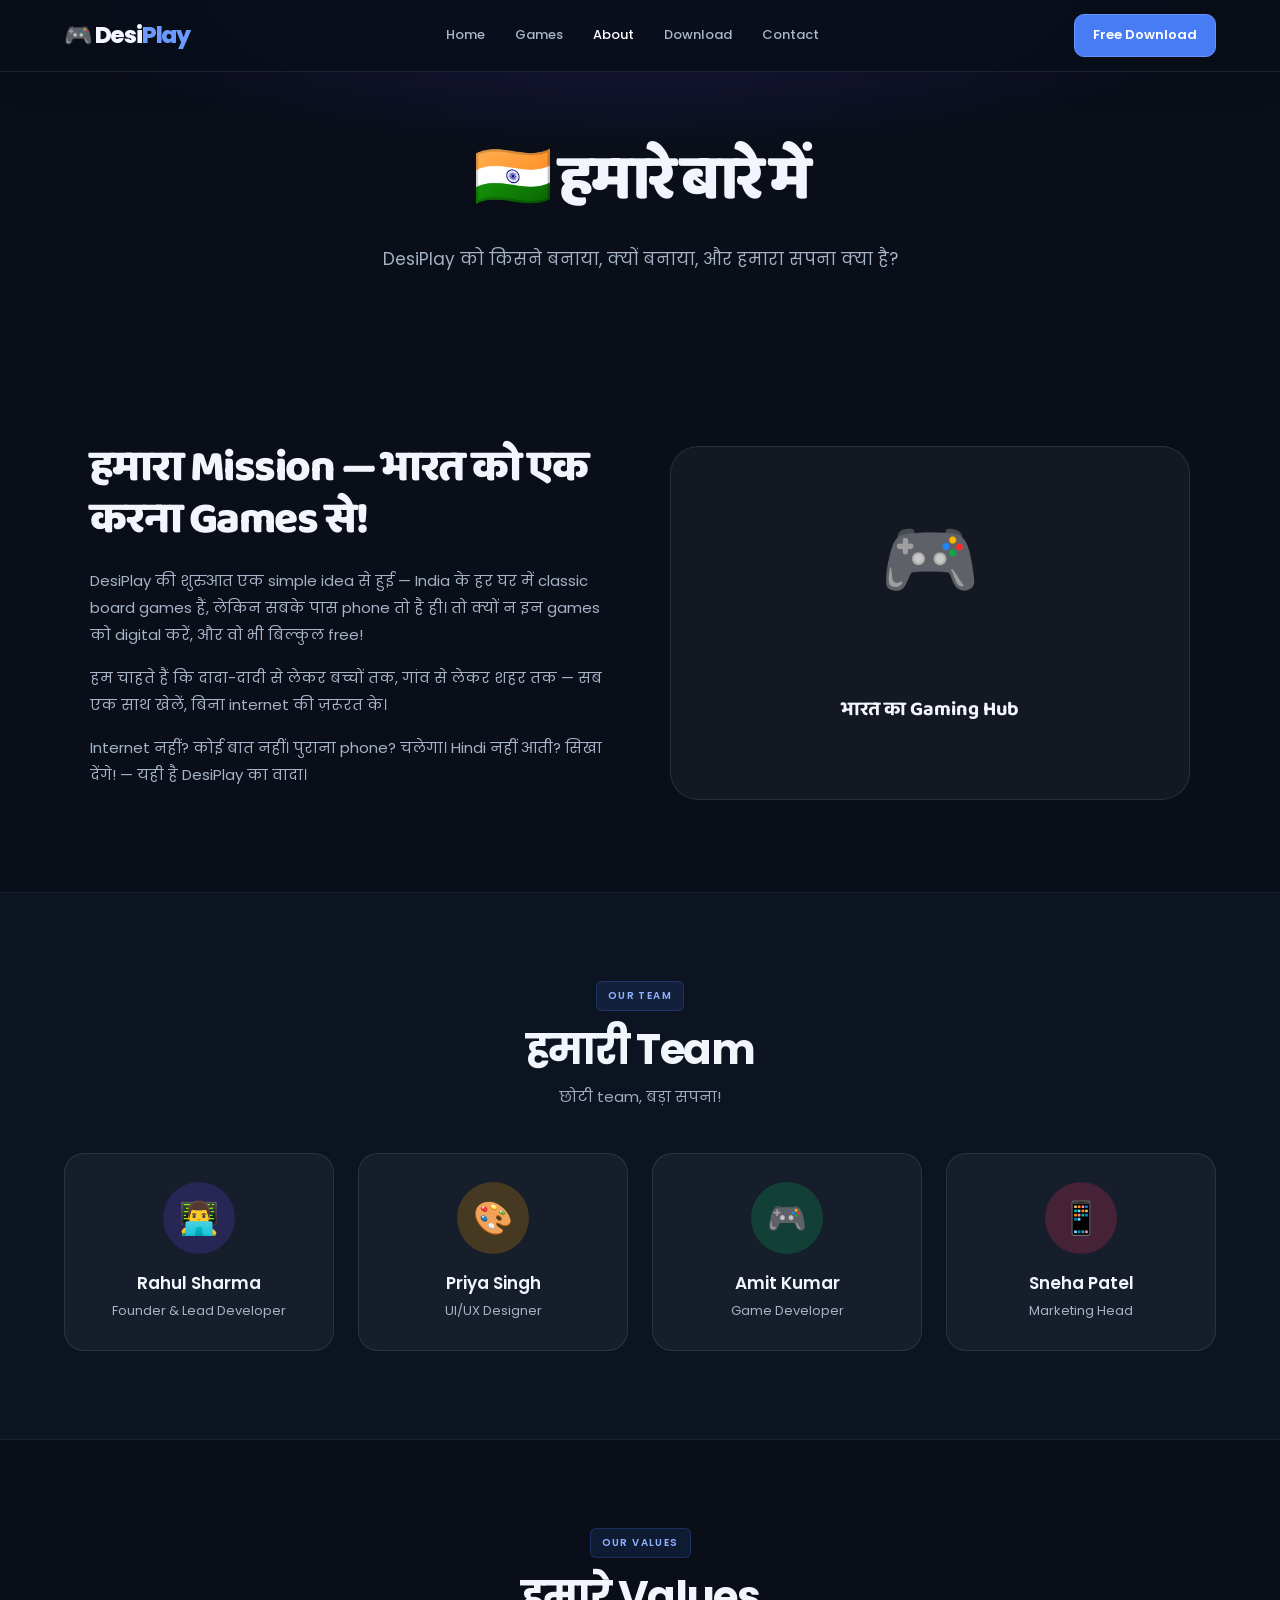
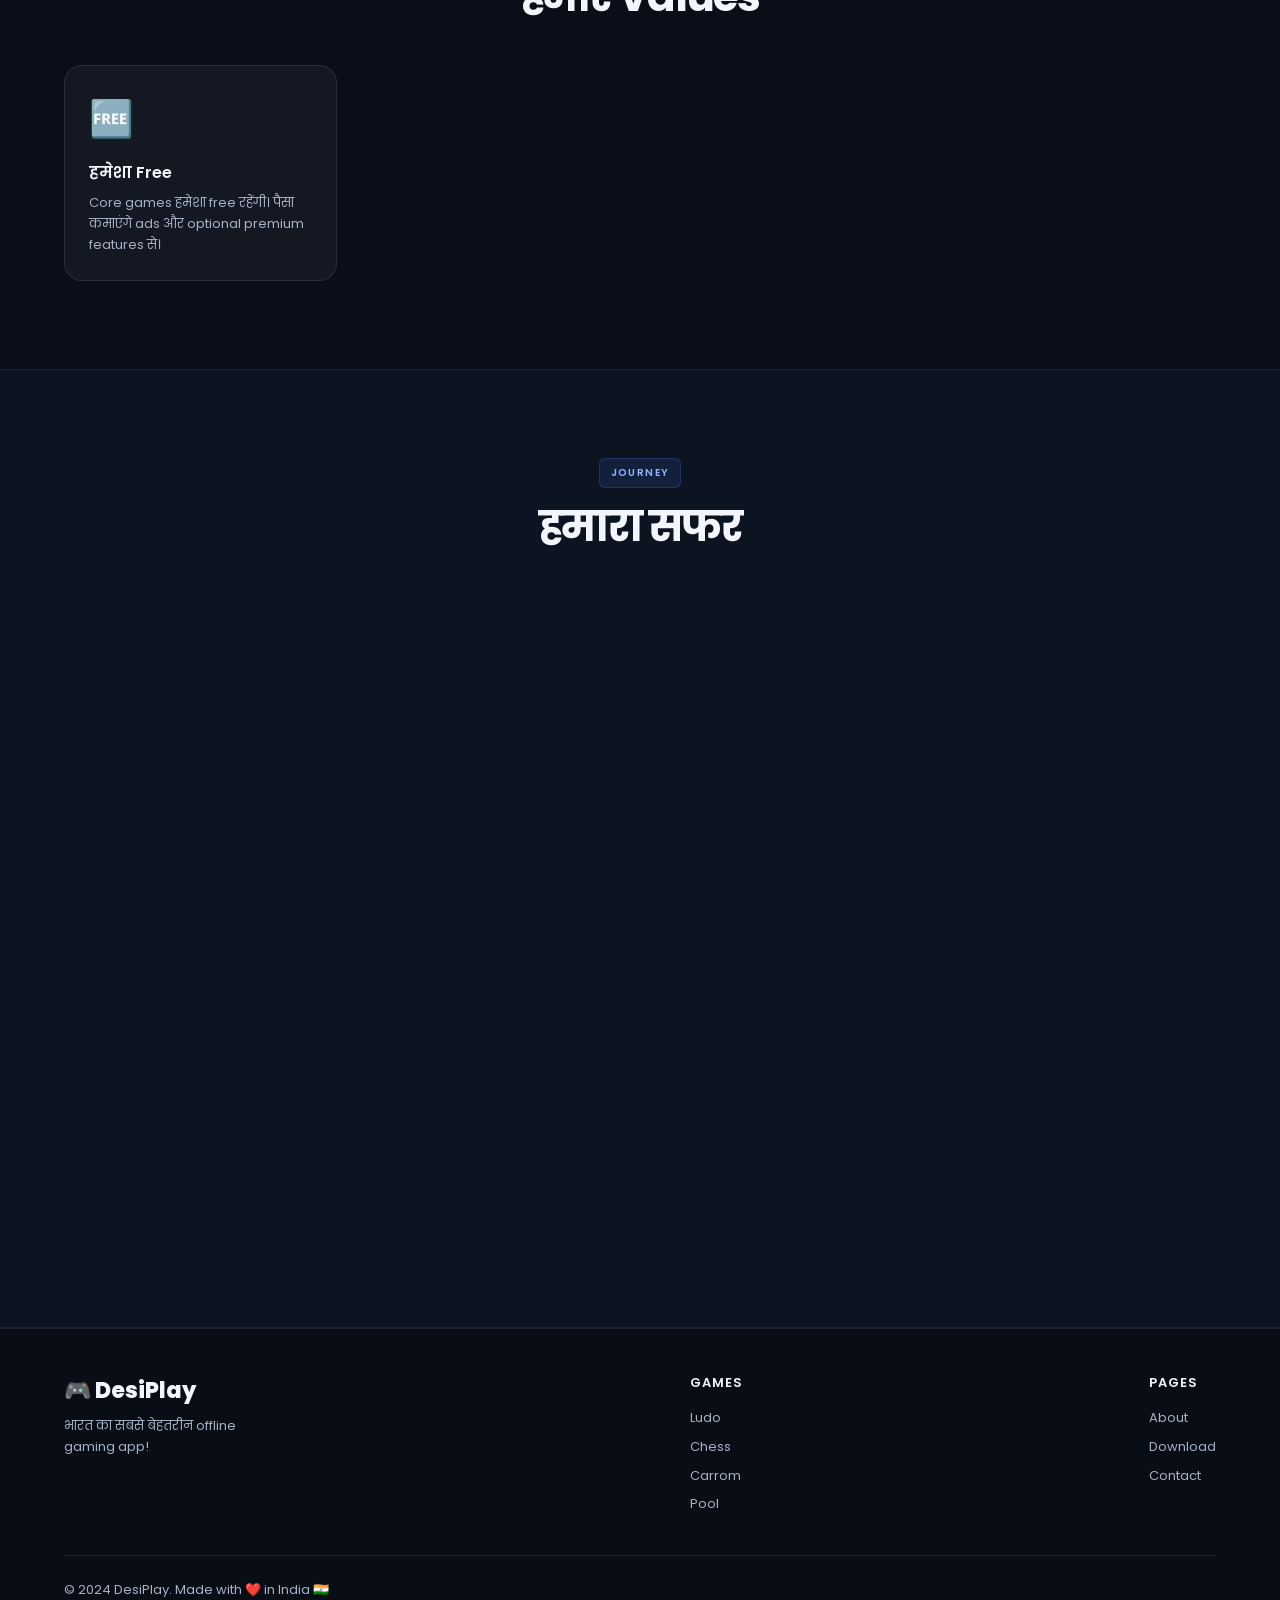
<file: about.html>
<!DOCTYPE html>
<html lang="hi">
<head>
<meta charset="UTF-8">
<meta name="viewport" content="width=device-width,initial-scale=1.0">
<title>DesiPlay — About Us</title>
<link rel="stylesheet" href="style.css">
<style>
.page-hero{padding:130px 5% 80px;text-align:center;position:relative;overflow:hidden;}
.page-hero-bg{position:absolute;inset:0;background:radial-gradient(ellipse 70% 60% at 50% 0%,rgba(108,71,255,0.22) 0%,transparent 70%);}
.page-hero h1{font-family:'Baloo 2',cursive;font-size:clamp(36px,6vw,64px);font-weight:800;position:relative;margin-bottom:14px;}
.page-hero p{color:var(--text2);font-size:17px;position:relative;max-width:600px;margin:0 auto;}

.mission-grid{display:grid;grid-template-columns:1fr 1fr;gap:60px;align-items:center;max-width:1100px;margin:0 auto;}
.mission-text h2{font-family:'Baloo 2',cursive;font-size:clamp(28px,4vw,44px);font-weight:800;margin-bottom:20px;line-height:1.2;}
.mission-text p{color:var(--text2);font-size:15px;line-height:1.8;margin-bottom:16px;}
.mission-visual{background:var(--card);border:1px solid var(--border);border-radius:28px;padding:48px;text-align:center;font-size:80px;}

.team-grid{display:grid;grid-template-columns:repeat(auto-fit,minmax(220px,1fr));gap:24px;}
.team-card{background:var(--card);border:1px solid var(--border);border-radius:20px;padding:28px;text-align:center;transition:all 0.25s;}
.team-card:hover{transform:translateY(-5px);border-color:rgba(108,71,255,0.3);}
.avatar{width:72px;height:72px;border-radius:50%;margin:0 auto 16px;display:flex;align-items:center;justify-content:center;font-size:32px;}
.team-name{font-size:17px;font-weight:600;margin-bottom:4px;}
.team-role{font-size:13px;color:var(--text2);}

.values-grid{display:grid;grid-template-columns:repeat(auto-fit,minmax(220px,1fr));gap:20px;}
.value-card{background:var(--card);border:1px solid var(--border);border-radius:18px;padding:24px;transition:all 0.2s;}
.value-card:hover{border-color:rgba(255,215,0,0.3);}
.value-icon{font-size:36px;margin-bottom:12px;}
.value-title{font-size:16px;font-weight:600;margin-bottom:8px;}
.value-desc{font-size:13px;color:var(--text2);line-height:1.6;}

.timeline{max-width:700px;margin:0 auto;}
.tl-item{display:flex;gap:24px;padding-bottom:40px;position:relative;}
.tl-item:not(:last-child)::after{content:'';position:absolute;left:23px;top:52px;width:2px;bottom:0;background:linear-gradient(var(--purple),transparent);}
.tl-dot{width:48px;height:48px;border-radius:50%;background:var(--purple);color:#fff;display:flex;align-items:center;justify-content:center;font-family:'Baloo 2',cursive;font-size:14px;font-weight:800;flex-shrink:0;}
.tl-content h3{font-size:17px;font-weight:600;margin-bottom:6px;}
.tl-content p{font-size:14px;color:var(--text2);line-height:1.6;}
.tl-year{display:inline-block;margin-top:8px;background:rgba(108,71,255,0.15);color:var(--purple2);font-size:12px;padding:3px 10px;border-radius:100px;}

@media(max-width:768px){.mission-grid{grid-template-columns:1fr;}}
</style>
</head>
<body>
<nav>
  <a href="index.html" class="nav-logo">🎮 Desi<span>Play</span></a>
  <div class="nav-links">
    <a href="index.html">Home</a>
    <a href="games.html">Games</a>
    <a href="about.html" class="active">About</a>
    <a href="download.html">Download</a>
    <a href="contact.html">Contact</a>
  </div>
  <a href="download.html" class="nav-cta">Free Download</a>
</nav>

<div class="page-hero">
  <div class="page-hero-bg"></div>
  <h1>🇮🇳 हमारे बारे में</h1>
  <p>DesiPlay को किसने बनाया, क्यों बनाया, और हमारा सपना क्या है?</p>
</div>

<section class="section">
  <div class="mission-grid">
    <div class="mission-text reveal">
      <h2>हमारा Mission — भारत को एक करना Games से!</h2>
      <p>DesiPlay की शुरुआत एक simple idea से हुई — India के हर घर में classic board games हैं, लेकिन सबके पास phone तो है ही। तो क्यों न इन games को digital करें, और वो भी बिल्कुल free!</p>
      <p>हम चाहते हैं कि दादा-दादी से लेकर बच्चों तक, गांव से लेकर शहर तक — सब एक साथ खेलें, बिना internet की ज़रूरत के।</p>
      <p>Internet नहीं? कोई बात नहीं। पुराना phone? चलेगा। Hindi नहीं आती? सिखा देंगे! — यही है DesiPlay का वादा।</p>
    </div>
    <div class="mission-visual reveal">
      🎮<br><span style="font-size:20px;font-family:'Baloo 2',cursive;font-weight:700;">भारत का Gaming Hub</span>
    </div>
  </div>
</section>

<section class="section section-dark">
  <div class="section-header reveal">
    <div class="section-tag">Our Team</div>
    <h2 class="section-title">हमारी Team</h2>
    <p class="section-sub">छोटी team, बड़ा सपना!</p>
  </div>
  <div class="team-grid">
    <div class="team-card reveal">
      <div class="avatar" style="background:rgba(108,71,255,0.2)">👨‍💻</div>
      <div class="team-name">Rahul Sharma</div>
      <div class="team-role">Founder & Lead Developer</div>
    </div>
    <div class="team-card reveal">
      <div class="avatar" style="background:rgba(255,165,0,0.2)">🎨</div>
      <div class="team-name">Priya Singh</div>
      <div class="team-role">UI/UX Designer</div>
    </div>
    <div class="team-card reveal">
      <div class="avatar" style="background:rgba(0,200,100,0.2)">🎮</div>
      <div class="team-name">Amit Kumar</div>
      <div class="team-role">Game Developer</div>
    </div>
    <div class="team-card reveal">
      <div class="avatar" style="background:rgba(255,50,100,0.2)">📱</div>
      <div class="team-name">Sneha Patel</div>
      <div class="team-role">Marketing Head</div>
    </div>
  </div>
</section>

<section class="section">
  <div class="section-header reveal">
    <div class="section-tag">Our Values</div>
    <h2 class="section-title">हमारे Values</h2>
  </div>
  <div class="values-grid">
    <div class="value-card reveal"><div class="value-icon">🆓</div><div class="value-title">हमेशा Free</div><div class="value-desc">Core games हमेशा free रहेंगी। पैसा कमाएंगे ads और optional premium features से।</div></div>
    <div class="value-card reveal"><div class="value-icon">🇮🇳</div><div class="value-title">Made in India</div><div class="value-desc">100% Indian team, Indian games, Indian users के लिए बनाया।</div></div>
    <div class="value-card reveal"><div class="value-icon">📶</div><div class="value-title">Offline First</div><div class="value-desc">Internet हो या न हो — games हमेशा चलेंगी।</div></div>
    <div class="value-card reveal"><div class="value-icon">👨‍👩‍👧‍👦</div><div class="value-title">Family Friendly</div><div class="value-desc">हर उम्र के लिए safe और fun games।</div></div>
  </div>
</section>

<section class="section section-dark">
  <div class="section-header reveal">
    <div class="section-tag">Journey</div>
    <h2 class="section-title">हमारा सफर</h2>
  </div>
  <div class="timeline">
    <div class="tl-item reveal"><div class="tl-dot">💡</div><div class="tl-content"><h3>Idea आया</h3><p>Lockdown में दोस्तों के साथ Ludo खेलते खेलते सोचा — क्यों न एक app बनाएं जिसमें सब games हों?</p><span class="tl-year">2023 Jan</span></div></div>
    <div class="tl-item reveal"><div class="tl-dot">🔨</div><div class="tl-content"><h3>Development शुरू</h3><p>Unity सीखना शुरू किया। YouTube tutorials, रात को coding — 3 महीने की मेहनत!</p><span class="tl-year">2023 Mar</span></div></div>
    <div class="tl-item reveal"><div class="tl-dot">🚀</div><div class="tl-content"><h3>Launch!</h3><p>Play Store पर Ludo और Chess के साथ first version launch। पहले दिन 500 downloads!</p><span class="tl-year">2023 Jun</span></div></div>
    <div class="tl-item reveal"><div class="tl-dot">📈</div><div class="tl-content"><h3>Growth</h3><p>Carrom, Pool, Snake & Ladder add किए। Users 10,000 पार हो गए!</p><span class="tl-year">2024 Jan</span></div></div>
    <div class="tl-item reveal"><div class="tl-dot">🌟</div><div class="tl-content"><h3>आज</h3><p>7+ games, Hindi UI, और India के हर corner में users। सफर जारी है!</p><span class="tl-year">2024 Now</span></div></div>
  </div>
</section>

<footer>
  <div class="footer-top">
    <div class="footer-brand"><span class="footer-logo">🎮 DesiPlay</span><p>भारत का सबसे बेहतरीन offline gaming app!</p></div>
    <div class="footer-col"><h4>Games</h4><a href="games/ludo.html">Ludo</a><a href="games/chess.html">Chess</a><a href="games/carrom.html">Carrom</a><a href="games/pool.html">Pool</a></div>
    <div class="footer-col"><h4>Pages</h4><a href="about.html">About</a><a href="download.html">Download</a><a href="contact.html">Contact</a></div>
  </div>
  <div class="footer-bottom"><span class="footer-copy">© 2024 DesiPlay. Made with ❤️ in India 🇮🇳</span></div>
</footer>
<script>
const obs=new IntersectionObserver(entries=>{entries.forEach((e,i)=>{if(e.isIntersecting)setTimeout(()=>e.target.classList.add('visible'),i*80)});},{threshold:0.1});
document.querySelectorAll('.reveal').forEach(r=>obs.observe(r));
</script>
</body>
</html>
</file>
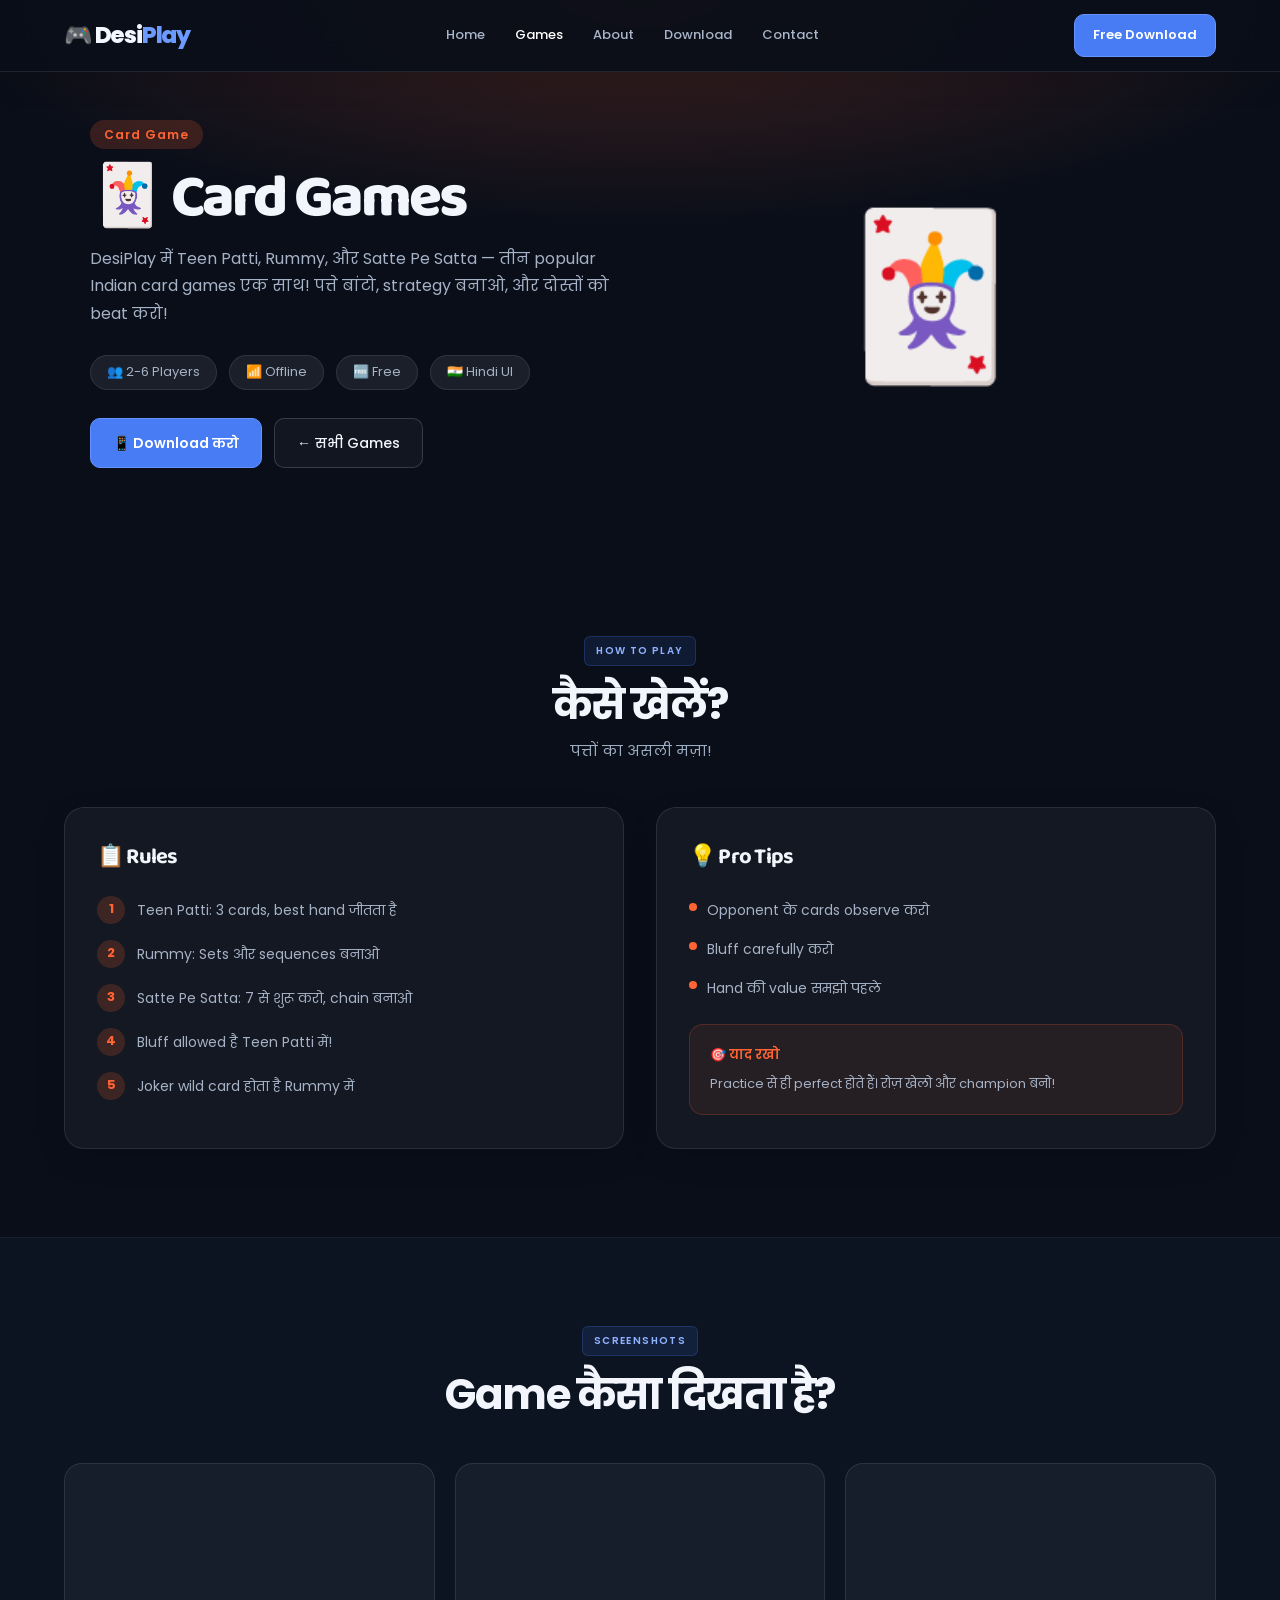
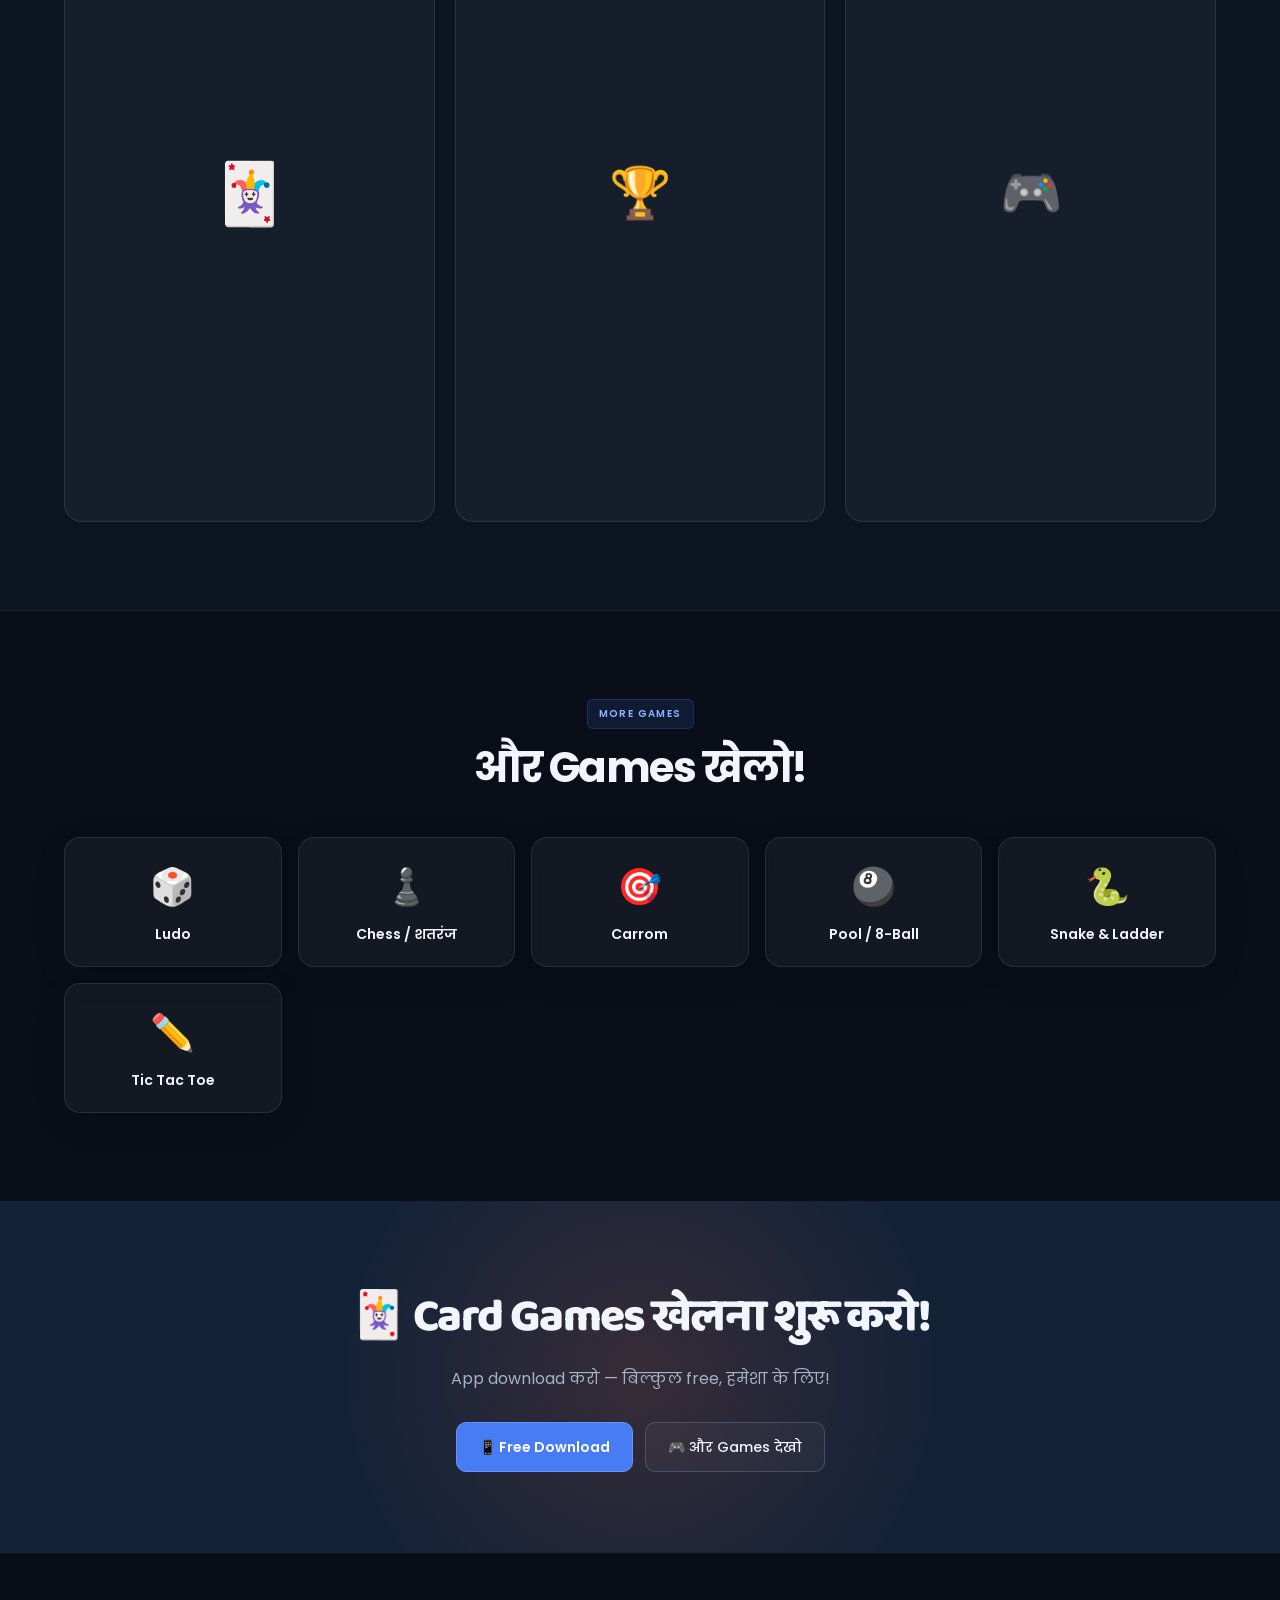
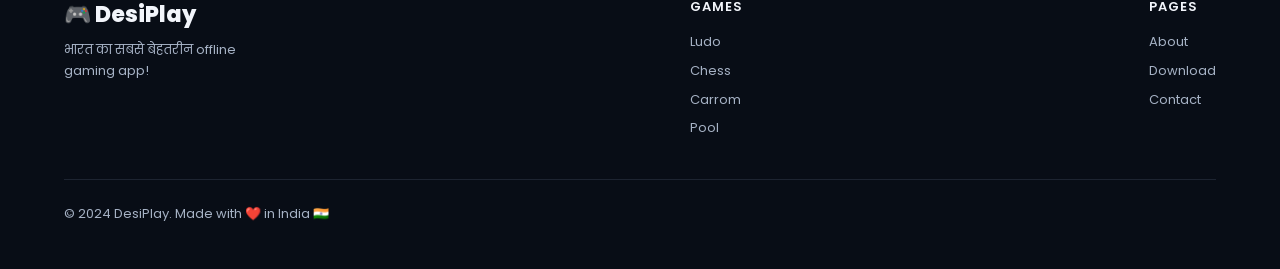
<file: cards.html>
<!DOCTYPE html>
<html lang="hi">
<head>
<meta charset="UTF-8">
<meta name="viewport" content="width=device-width,initial-scale=1.0">
<title>DesiPlay — Card Games</title>
<link rel="stylesheet" href="../style.css">
<style>
.game-hero{padding:120px 5% 80px;position:relative;overflow:hidden;}
.game-hero-bg{position:absolute;inset:0;background:radial-gradient(ellipse 80% 60% at 50% 0%,rgba(255,100,50,0.22) 0%,transparent 70%);}
.game-hero-inner{position:relative;z-index:2;display:grid;grid-template-columns:1fr 1fr;gap:60px;align-items:center;max-width:1100px;margin:0 auto;}
.game-big-emoji{font-size:clamp(100px,15vw,160px);text-align:center;animation:floatBig 4s ease-in-out infinite;}
.game-hero-text h1{font-family:'Baloo 2',cursive;font-size:clamp(36px,6vw,60px);font-weight:800;line-height:1.1;margin-bottom:14px;}
.game-hero-text .cat{display:inline-block;background:rgba(255,100,50,0.18);color:rgb(255,100,50);border-radius:100px;padding:5px 14px;font-size:12px;font-weight:600;margin-bottom:16px;letter-spacing:1px;}
.game-hero-text p{color:var(--text2);font-size:16px;line-height:1.7;margin-bottom:28px;}
.meta-pills{display:flex;gap:12px;flex-wrap:wrap;margin-bottom:28px;}
.meta-pill{background:rgba(255,255,255,0.07);border:1px solid var(--border);border-radius:100px;padding:6px 16px;font-size:13px;color:var(--text2);}
.hero-btns{display:flex;gap:12px;flex-wrap:wrap;}

.rules-grid{display:grid;grid-template-columns:1fr 1fr;gap:32px;}
.rules-box,.tips-box{background:var(--card);border:1px solid var(--border);border-radius:20px;padding:32px;}
.rules-box h3,.tips-box h3{font-family:'Baloo 2',cursive;font-size:22px;font-weight:700;margin-bottom:20px;}
.rule-item{display:flex;gap:12px;align-items:flex-start;margin-bottom:16px;}
.rule-num{width:28px;height:28px;border-radius:50%;background:rgba(255,100,50,0.18);color:rgb(255,100,50);display:flex;align-items:center;justify-content:center;font-size:13px;font-weight:700;flex-shrink:0;}
.rule-text{font-size:14px;color:var(--text2);line-height:1.6;padding-top:3px;}
.tip-item{display:flex;gap:10px;align-items:flex-start;margin-bottom:14px;}
.tip-dot{width:8px;height:8px;border-radius:50%;background:rgb(255,100,50);flex-shrink:0;margin-top:7px;}

.screenshots{display:grid;grid-template-columns:repeat(3,1fr);gap:20px;}
.screenshot{background:var(--card);border:1px solid var(--border);border-radius:18px;aspect-ratio:9/16;display:flex;align-items:center;justify-content:center;font-size:60px;}

.other-games{display:grid;grid-template-columns:repeat(auto-fill,minmax(180px,1fr));gap:16px;}
.other-card{background:var(--card);border:1px solid var(--border);border-radius:16px;padding:20px;text-align:center;text-decoration:none;transition:all 0.2s;display:block;}
.other-card:hover{transform:translateY(-4px);border-color:rgba(255,255,255,0.15);}
.other-card span{font-size:36px;display:block;margin-bottom:8px;}
.other-card p{font-size:14px;font-weight:600;color:var(--text);}

.cta-wrap{background:var(--dark3);padding:80px 5%;text-align:center;position:relative;overflow:hidden;}
.cta-glow{position:absolute;width:600px;height:600px;background:radial-gradient(circle,rgba(255,100,50,0.15),transparent 70%);top:50%;left:50%;transform:translate(-50%,-50%);}
.cta-wrap h2{font-family:'Baloo 2',cursive;font-size:clamp(26px,4vw,46px);font-weight:800;margin-bottom:12px;position:relative;}
.cta-wrap p{color:var(--text2);margin-bottom:30px;position:relative;}
.cta-btns{display:flex;gap:12px;justify-content:center;flex-wrap:wrap;position:relative;}

@keyframes floatBig{0%,100%{transform:translateY(0) rotate(-3deg)}50%{transform:translateY(-20px) rotate(3deg)}}
@media(max-width:768px){.game-hero-inner{grid-template-columns:1fr;text-align:center;}.game-big-emoji{font-size:100px;order:-1;}.meta-pills{justify-content:center;}.hero-btns{justify-content:center;}.rules-grid{grid-template-columns:1fr;}.screenshots{grid-template-columns:repeat(2,1fr);}}
</style>
</head>
<body>
<nav>
  <a href="../index.html" class="nav-logo">🎮 Desi<span>Play</span></a>
  <div class="nav-links">
    <a href="../index.html">Home</a>
    <a href="../games.html" class="active">Games</a>
    <a href="../about.html">About</a>
    <a href="../download.html">Download</a>
    <a href="../contact.html">Contact</a>
  </div>
  <a href="../download.html" class="nav-cta">Free Download</a>
</nav>

<div class="game-hero">
  <div class="game-hero-bg"></div>
  <div class="game-hero-inner">
    <div class="game-hero-text reveal">
      <div class="cat">Card Game</div>
      <h1>🃏 Card Games</h1>
      <p>DesiPlay में Teen Patti, Rummy, और Satte Pe Satta — तीन popular Indian card games एक साथ! पत्ते बांटो, strategy बनाओ, और दोस्तों को beat करो!</p>
      <div class="meta-pills">
        <span class="meta-pill">👥 2-6 Players</span>
        <span class="meta-pill">📶 Offline</span>
        <span class="meta-pill">🆓 Free</span>
        <span class="meta-pill">🇮🇳 Hindi UI</span>
      </div>
      <div class="hero-btns">
        <a href="../download.html" class="btn-primary">📱 Download करो</a>
        <a href="../games.html" class="btn-secondary">← सभी Games</a>
      </div>
    </div>
    <div class="game-big-emoji reveal">🃏</div>
  </div>
</div>

<section class="section">
  <div class="section-header reveal">
    <div class="section-tag">How to Play</div>
    <h2 class="section-title">कैसे खेलें?</h2>
    <p class="section-sub">पत्तों का असली मज़ा!</p>
  </div>
  <div class="rules-grid">
    <div class="rules-box reveal">
      <h3>📋 Rules</h3>
      <div class="rule-item"><div class="rule-num">1</div><div class="rule-text">Teen Patti: 3 cards, best hand जीतता है</div></div><div class="rule-item"><div class="rule-num">2</div><div class="rule-text">Rummy: Sets और sequences बनाओ</div></div><div class="rule-item"><div class="rule-num">3</div><div class="rule-text">Satte Pe Satta: 7 से शुरू करो, chain बनाओ</div></div><div class="rule-item"><div class="rule-num">4</div><div class="rule-text">Bluff allowed है Teen Patti में!</div></div><div class="rule-item"><div class="rule-num">5</div><div class="rule-text">Joker wild card होता है Rummy में</div></div>
    </div>
    <div class="tips-box reveal">
      <h3>💡 Pro Tips</h3>
      <div class="tip-item"><div class="tip-dot"></div><div class="rule-text">Opponent के cards observe करो</div></div><div class="tip-item"><div class="tip-dot"></div><div class="rule-text">Bluff carefully करो</div></div><div class="tip-item"><div class="tip-dot"></div><div class="rule-text">Hand की value समझो पहले</div></div>
      <div style="margin-top:24px;padding:20px;background:rgba(255,100,50,0.08);border-radius:14px;border:1px solid rgba(255,100,50,0.2);">
        <div style="font-size:13px;font-weight:600;color:rgb(255,100,50);margin-bottom:8px;">🎯 याद रखो</div>
        <div style="font-size:13px;color:var(--text2);line-height:1.6;">Practice से ही perfect होते हैं। रोज़ खेलो और champion बनो!</div>
      </div>
    </div>
  </div>
</section>

<section class="section section-dark">
  <div class="section-header reveal">
    <div class="section-tag">Screenshots</div>
    <h2 class="section-title">Game कैसा दिखता है?</h2>
  </div>
  <div class="screenshots">
    <div class="screenshot reveal">🃏</div>
    <div class="screenshot reveal" style="font-size:50px">🏆</div>
    <div class="screenshot reveal" style="font-size:50px">🎮</div>
  </div>
</section>

<section class="section">
  <div class="section-header reveal">
    <div class="section-tag">More Games</div>
    <h2 class="section-title">और Games खेलो!</h2>
  </div>
  <div class="other-games">
    <a href="ludo.html" class="other-card"><span>🎲</span><p>Ludo</p></a><a href="chess.html" class="other-card"><span>♟️</span><p>Chess / शतरंज</p></a><a href="carrom.html" class="other-card"><span>🎯</span><p>Carrom</p></a><a href="pool.html" class="other-card"><span>🎱</span><p>Pool / 8-Ball</p></a><a href="snake.html" class="other-card"><span>🐍</span><p>Snake & Ladder</p></a><a href="tictactoe.html" class="other-card"><span>✏️</span><p>Tic Tac Toe</p></a>
  </div>
</section>

<div class="cta-wrap">
  <div class="cta-glow"></div>
  <h2>🃏 Card Games खेलना शुरू करो!</h2>
  <p>App download करो — बिल्कुल free, हमेशा के लिए!</p>
  <div class="cta-btns">
    <a href="../download.html" class="btn-primary">📱 Free Download</a>
    <a href="../games.html" class="btn-secondary">🎮 और Games देखो</a>
  </div>
</div>

<footer>
  <div class="footer-top">
    <div class="footer-brand"><span class="footer-logo">🎮 DesiPlay</span><p>भारत का सबसे बेहतरीन offline gaming app!</p></div>
    <div class="footer-col"><h4>Games</h4><a href="ludo.html">Ludo</a><a href="chess.html">Chess</a><a href="carrom.html">Carrom</a><a href="pool.html">Pool</a></div>
    <div class="footer-col"><h4>Pages</h4><a href="../about.html">About</a><a href="../download.html">Download</a><a href="../contact.html">Contact</a></div>
  </div>
  <div class="footer-bottom"><span class="footer-copy">© 2024 DesiPlay. Made with ❤️ in India 🇮🇳</span></div>
</footer>
<script>
const obs=new IntersectionObserver(entries=>{entries.forEach((e,i)=>{if(e.isIntersecting)setTimeout(()=>e.target.classList.add('visible'),i*80)});},{threshold:0.1});
document.querySelectorAll('.reveal').forEach(r=>obs.observe(r));
</script>
</body>
</html>
</file>
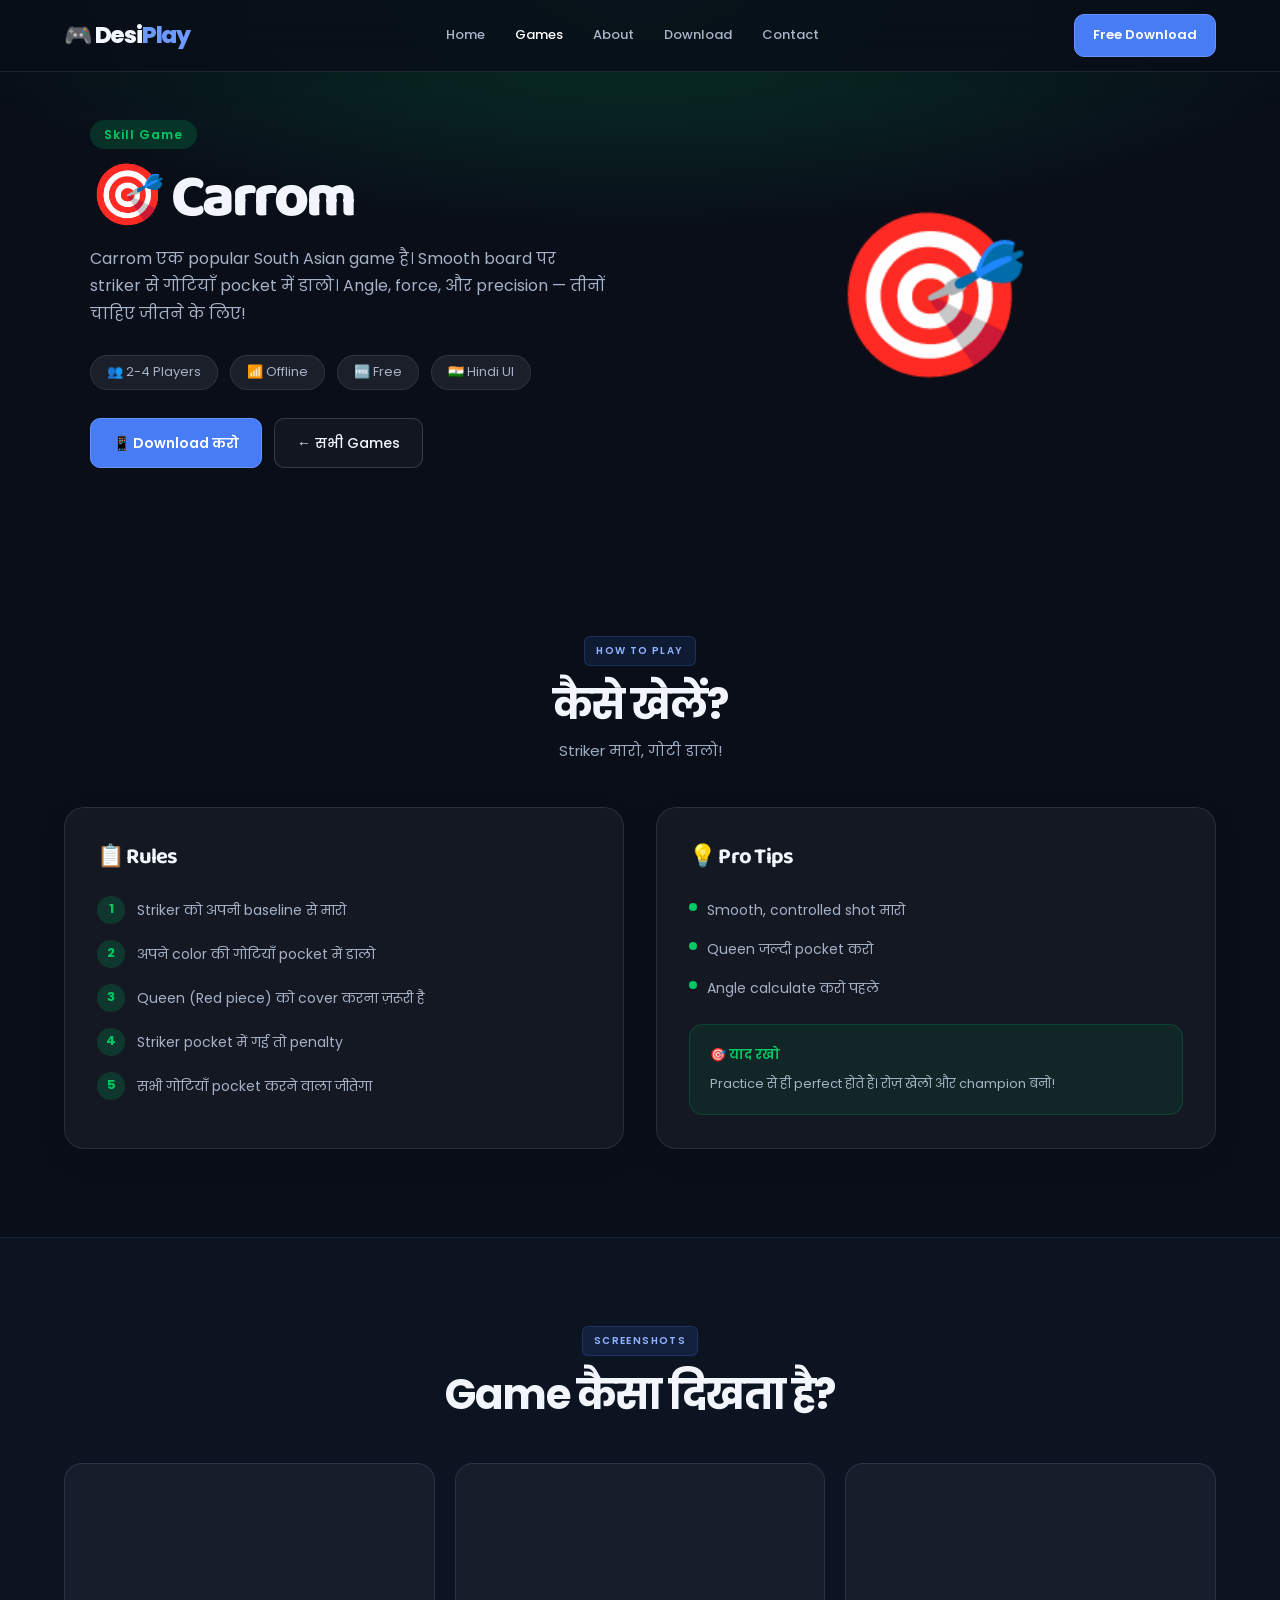
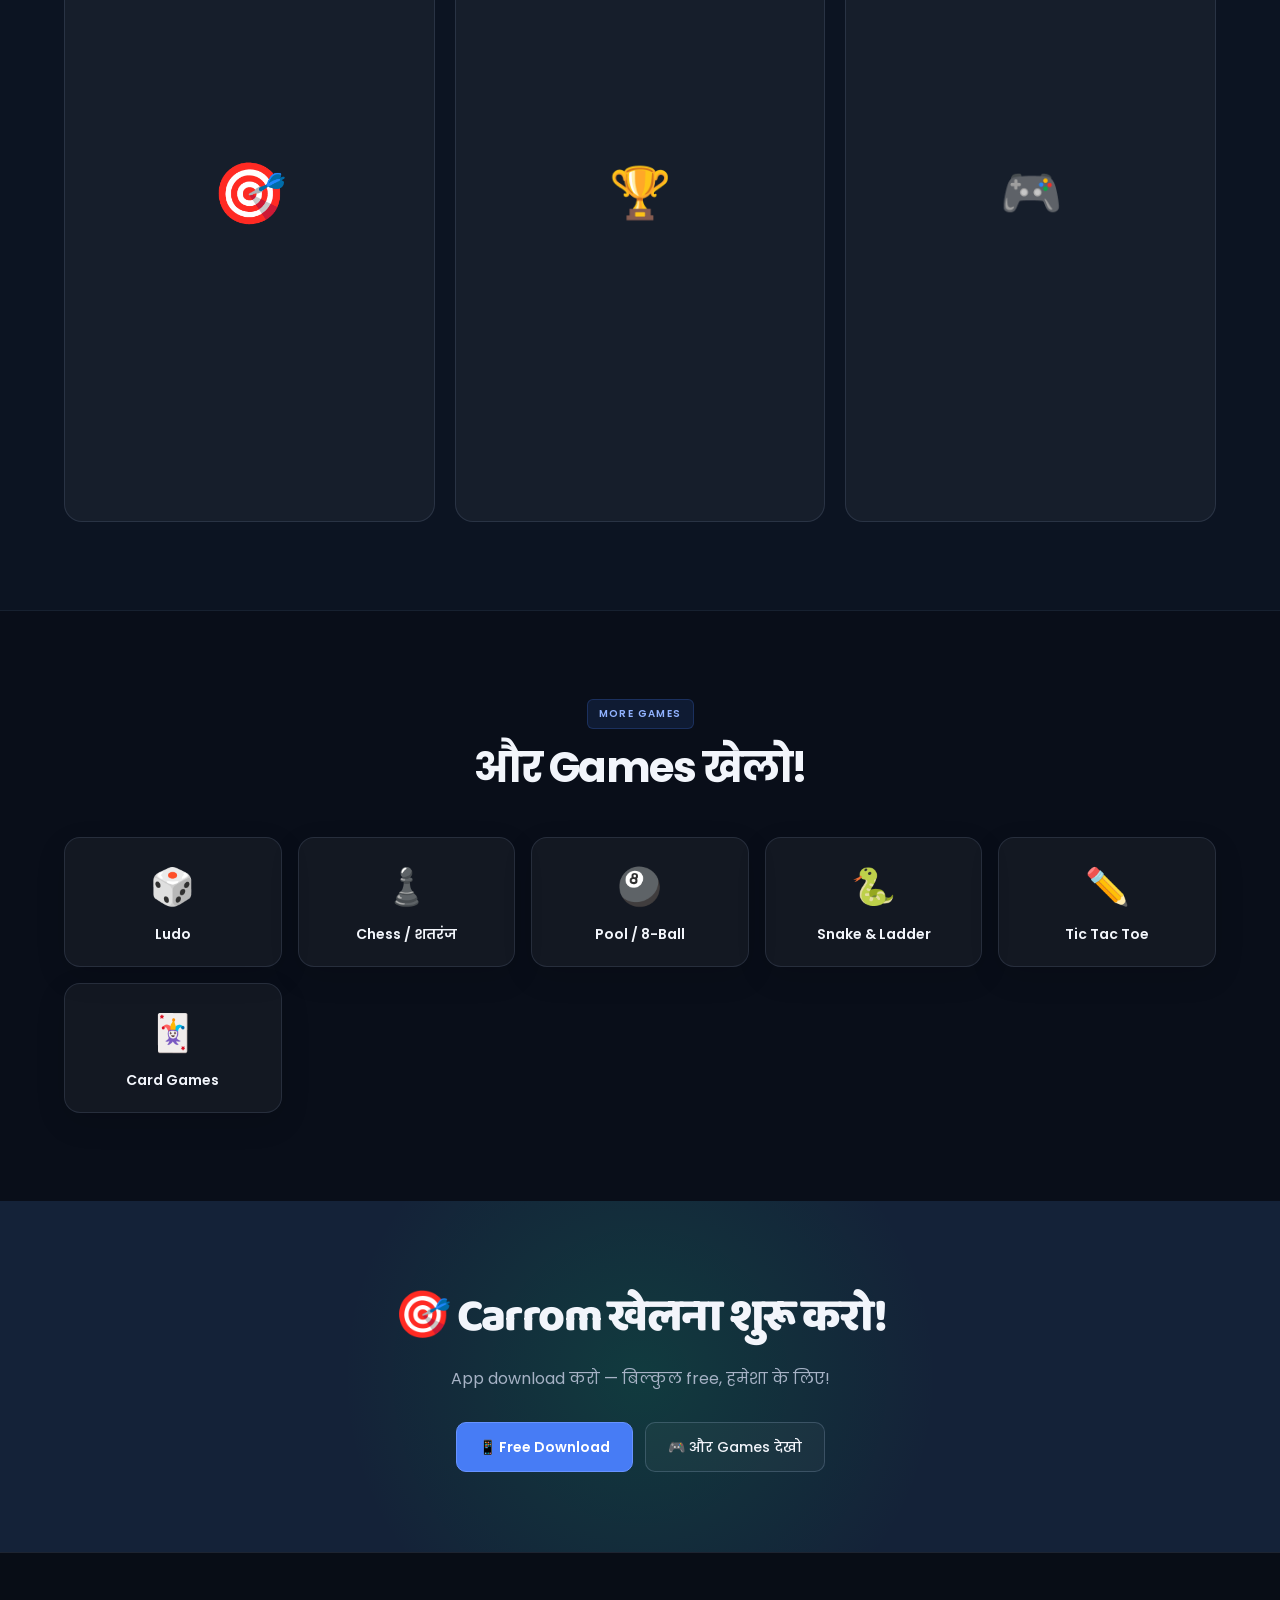
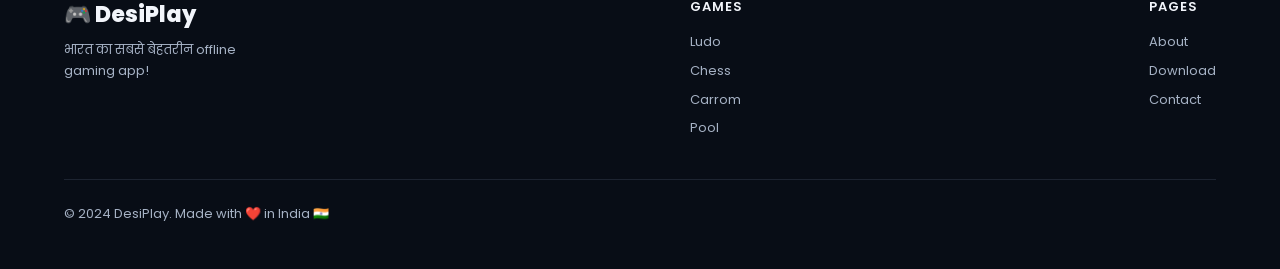
<file: carrom.html>
<!DOCTYPE html>
<html lang="hi">
<head>
<meta charset="UTF-8">
<meta name="viewport" content="width=device-width,initial-scale=1.0">
<title>DesiPlay — Carrom</title>
<link rel="stylesheet" href="../style.css">
<style>
.game-hero{padding:120px 5% 80px;position:relative;overflow:hidden;}
.game-hero-bg{position:absolute;inset:0;background:radial-gradient(ellipse 80% 60% at 50% 0%,rgba(0,200,100,0.22) 0%,transparent 70%);}
.game-hero-inner{position:relative;z-index:2;display:grid;grid-template-columns:1fr 1fr;gap:60px;align-items:center;max-width:1100px;margin:0 auto;}
.game-big-emoji{font-size:clamp(100px,15vw,160px);text-align:center;animation:floatBig 4s ease-in-out infinite;}
.game-hero-text h1{font-family:'Baloo 2',cursive;font-size:clamp(36px,6vw,60px);font-weight:800;line-height:1.1;margin-bottom:14px;}
.game-hero-text .cat{display:inline-block;background:rgba(0,200,100,0.18);color:rgb(0,200,100);border-radius:100px;padding:5px 14px;font-size:12px;font-weight:600;margin-bottom:16px;letter-spacing:1px;}
.game-hero-text p{color:var(--text2);font-size:16px;line-height:1.7;margin-bottom:28px;}
.meta-pills{display:flex;gap:12px;flex-wrap:wrap;margin-bottom:28px;}
.meta-pill{background:rgba(255,255,255,0.07);border:1px solid var(--border);border-radius:100px;padding:6px 16px;font-size:13px;color:var(--text2);}
.hero-btns{display:flex;gap:12px;flex-wrap:wrap;}

.rules-grid{display:grid;grid-template-columns:1fr 1fr;gap:32px;}
.rules-box,.tips-box{background:var(--card);border:1px solid var(--border);border-radius:20px;padding:32px;}
.rules-box h3,.tips-box h3{font-family:'Baloo 2',cursive;font-size:22px;font-weight:700;margin-bottom:20px;}
.rule-item{display:flex;gap:12px;align-items:flex-start;margin-bottom:16px;}
.rule-num{width:28px;height:28px;border-radius:50%;background:rgba(0,200,100,0.18);color:rgb(0,200,100);display:flex;align-items:center;justify-content:center;font-size:13px;font-weight:700;flex-shrink:0;}
.rule-text{font-size:14px;color:var(--text2);line-height:1.6;padding-top:3px;}
.tip-item{display:flex;gap:10px;align-items:flex-start;margin-bottom:14px;}
.tip-dot{width:8px;height:8px;border-radius:50%;background:rgb(0,200,100);flex-shrink:0;margin-top:7px;}

.screenshots{display:grid;grid-template-columns:repeat(3,1fr);gap:20px;}
.screenshot{background:var(--card);border:1px solid var(--border);border-radius:18px;aspect-ratio:9/16;display:flex;align-items:center;justify-content:center;font-size:60px;}

.other-games{display:grid;grid-template-columns:repeat(auto-fill,minmax(180px,1fr));gap:16px;}
.other-card{background:var(--card);border:1px solid var(--border);border-radius:16px;padding:20px;text-align:center;text-decoration:none;transition:all 0.2s;display:block;}
.other-card:hover{transform:translateY(-4px);border-color:rgba(255,255,255,0.15);}
.other-card span{font-size:36px;display:block;margin-bottom:8px;}
.other-card p{font-size:14px;font-weight:600;color:var(--text);}

.cta-wrap{background:var(--dark3);padding:80px 5%;text-align:center;position:relative;overflow:hidden;}
.cta-glow{position:absolute;width:600px;height:600px;background:radial-gradient(circle,rgba(0,200,100,0.15),transparent 70%);top:50%;left:50%;transform:translate(-50%,-50%);}
.cta-wrap h2{font-family:'Baloo 2',cursive;font-size:clamp(26px,4vw,46px);font-weight:800;margin-bottom:12px;position:relative;}
.cta-wrap p{color:var(--text2);margin-bottom:30px;position:relative;}
.cta-btns{display:flex;gap:12px;justify-content:center;flex-wrap:wrap;position:relative;}

@keyframes floatBig{0%,100%{transform:translateY(0) rotate(-3deg)}50%{transform:translateY(-20px) rotate(3deg)}}
@media(max-width:768px){.game-hero-inner{grid-template-columns:1fr;text-align:center;}.game-big-emoji{font-size:100px;order:-1;}.meta-pills{justify-content:center;}.hero-btns{justify-content:center;}.rules-grid{grid-template-columns:1fr;}.screenshots{grid-template-columns:repeat(2,1fr);}}
</style>
</head>
<body>
<nav>
  <a href="../index.html" class="nav-logo">🎮 Desi<span>Play</span></a>
  <div class="nav-links">
    <a href="../index.html">Home</a>
    <a href="../games.html" class="active">Games</a>
    <a href="../about.html">About</a>
    <a href="../download.html">Download</a>
    <a href="../contact.html">Contact</a>
  </div>
  <a href="../download.html" class="nav-cta">Free Download</a>
</nav>

<div class="game-hero">
  <div class="game-hero-bg"></div>
  <div class="game-hero-inner">
    <div class="game-hero-text reveal">
      <div class="cat">Skill Game</div>
      <h1>🎯 Carrom</h1>
      <p>Carrom एक popular South Asian game है। Smooth board पर striker से गोटियाँ pocket में डालो। Angle, force, और precision — तीनों चाहिए जीतने के लिए!</p>
      <div class="meta-pills">
        <span class="meta-pill">👥 2-4 Players</span>
        <span class="meta-pill">📶 Offline</span>
        <span class="meta-pill">🆓 Free</span>
        <span class="meta-pill">🇮🇳 Hindi UI</span>
      </div>
      <div class="hero-btns">
        <a href="../download.html" class="btn-primary">📱 Download करो</a>
        <a href="../games.html" class="btn-secondary">← सभी Games</a>
      </div>
    </div>
    <div class="game-big-emoji reveal">🎯</div>
  </div>
</div>

<section class="section">
  <div class="section-header reveal">
    <div class="section-tag">How to Play</div>
    <h2 class="section-title">कैसे खेलें?</h2>
    <p class="section-sub">Striker मारो, गोटी डालो!</p>
  </div>
  <div class="rules-grid">
    <div class="rules-box reveal">
      <h3>📋 Rules</h3>
      <div class="rule-item"><div class="rule-num">1</div><div class="rule-text">Striker को अपनी baseline से मारो</div></div><div class="rule-item"><div class="rule-num">2</div><div class="rule-text">अपने color की गोटियाँ pocket में डालो</div></div><div class="rule-item"><div class="rule-num">3</div><div class="rule-text">Queen (Red piece) को cover करना ज़रूरी है</div></div><div class="rule-item"><div class="rule-num">4</div><div class="rule-text">Striker pocket में गई तो penalty</div></div><div class="rule-item"><div class="rule-num">5</div><div class="rule-text">सभी गोटियाँ pocket करने वाला जीतेगा</div></div>
    </div>
    <div class="tips-box reveal">
      <h3>💡 Pro Tips</h3>
      <div class="tip-item"><div class="tip-dot"></div><div class="rule-text">Smooth, controlled shot मारो</div></div><div class="tip-item"><div class="tip-dot"></div><div class="rule-text">Queen जल्दी pocket करो</div></div><div class="tip-item"><div class="tip-dot"></div><div class="rule-text">Angle calculate करो पहले</div></div>
      <div style="margin-top:24px;padding:20px;background:rgba(0,200,100,0.08);border-radius:14px;border:1px solid rgba(0,200,100,0.2);">
        <div style="font-size:13px;font-weight:600;color:rgb(0,200,100);margin-bottom:8px;">🎯 याद रखो</div>
        <div style="font-size:13px;color:var(--text2);line-height:1.6;">Practice से ही perfect होते हैं। रोज़ खेलो और champion बनो!</div>
      </div>
    </div>
  </div>
</section>

<section class="section section-dark">
  <div class="section-header reveal">
    <div class="section-tag">Screenshots</div>
    <h2 class="section-title">Game कैसा दिखता है?</h2>
  </div>
  <div class="screenshots">
    <div class="screenshot reveal">🎯</div>
    <div class="screenshot reveal" style="font-size:50px">🏆</div>
    <div class="screenshot reveal" style="font-size:50px">🎮</div>
  </div>
</section>

<section class="section">
  <div class="section-header reveal">
    <div class="section-tag">More Games</div>
    <h2 class="section-title">और Games खेलो!</h2>
  </div>
  <div class="other-games">
    <a href="ludo.html" class="other-card"><span>🎲</span><p>Ludo</p></a><a href="chess.html" class="other-card"><span>♟️</span><p>Chess / शतरंज</p></a><a href="pool.html" class="other-card"><span>🎱</span><p>Pool / 8-Ball</p></a><a href="snake.html" class="other-card"><span>🐍</span><p>Snake & Ladder</p></a><a href="tictactoe.html" class="other-card"><span>✏️</span><p>Tic Tac Toe</p></a><a href="cards.html" class="other-card"><span>🃏</span><p>Card Games</p></a>
  </div>
</section>

<div class="cta-wrap">
  <div class="cta-glow"></div>
  <h2>🎯 Carrom खेलना शुरू करो!</h2>
  <p>App download करो — बिल्कुल free, हमेशा के लिए!</p>
  <div class="cta-btns">
    <a href="../download.html" class="btn-primary">📱 Free Download</a>
    <a href="../games.html" class="btn-secondary">🎮 और Games देखो</a>
  </div>
</div>

<footer>
  <div class="footer-top">
    <div class="footer-brand"><span class="footer-logo">🎮 DesiPlay</span><p>भारत का सबसे बेहतरीन offline gaming app!</p></div>
    <div class="footer-col"><h4>Games</h4><a href="ludo.html">Ludo</a><a href="chess.html">Chess</a><a href="carrom.html">Carrom</a><a href="pool.html">Pool</a></div>
    <div class="footer-col"><h4>Pages</h4><a href="../about.html">About</a><a href="../download.html">Download</a><a href="../contact.html">Contact</a></div>
  </div>
  <div class="footer-bottom"><span class="footer-copy">© 2024 DesiPlay. Made with ❤️ in India 🇮🇳</span></div>
</footer>
<script>
const obs=new IntersectionObserver(entries=>{entries.forEach((e,i)=>{if(e.isIntersecting)setTimeout(()=>e.target.classList.add('visible'),i*80)});},{threshold:0.1});
document.querySelectorAll('.reveal').forEach(r=>obs.observe(r));
</script>
</body>
</html>
</file>
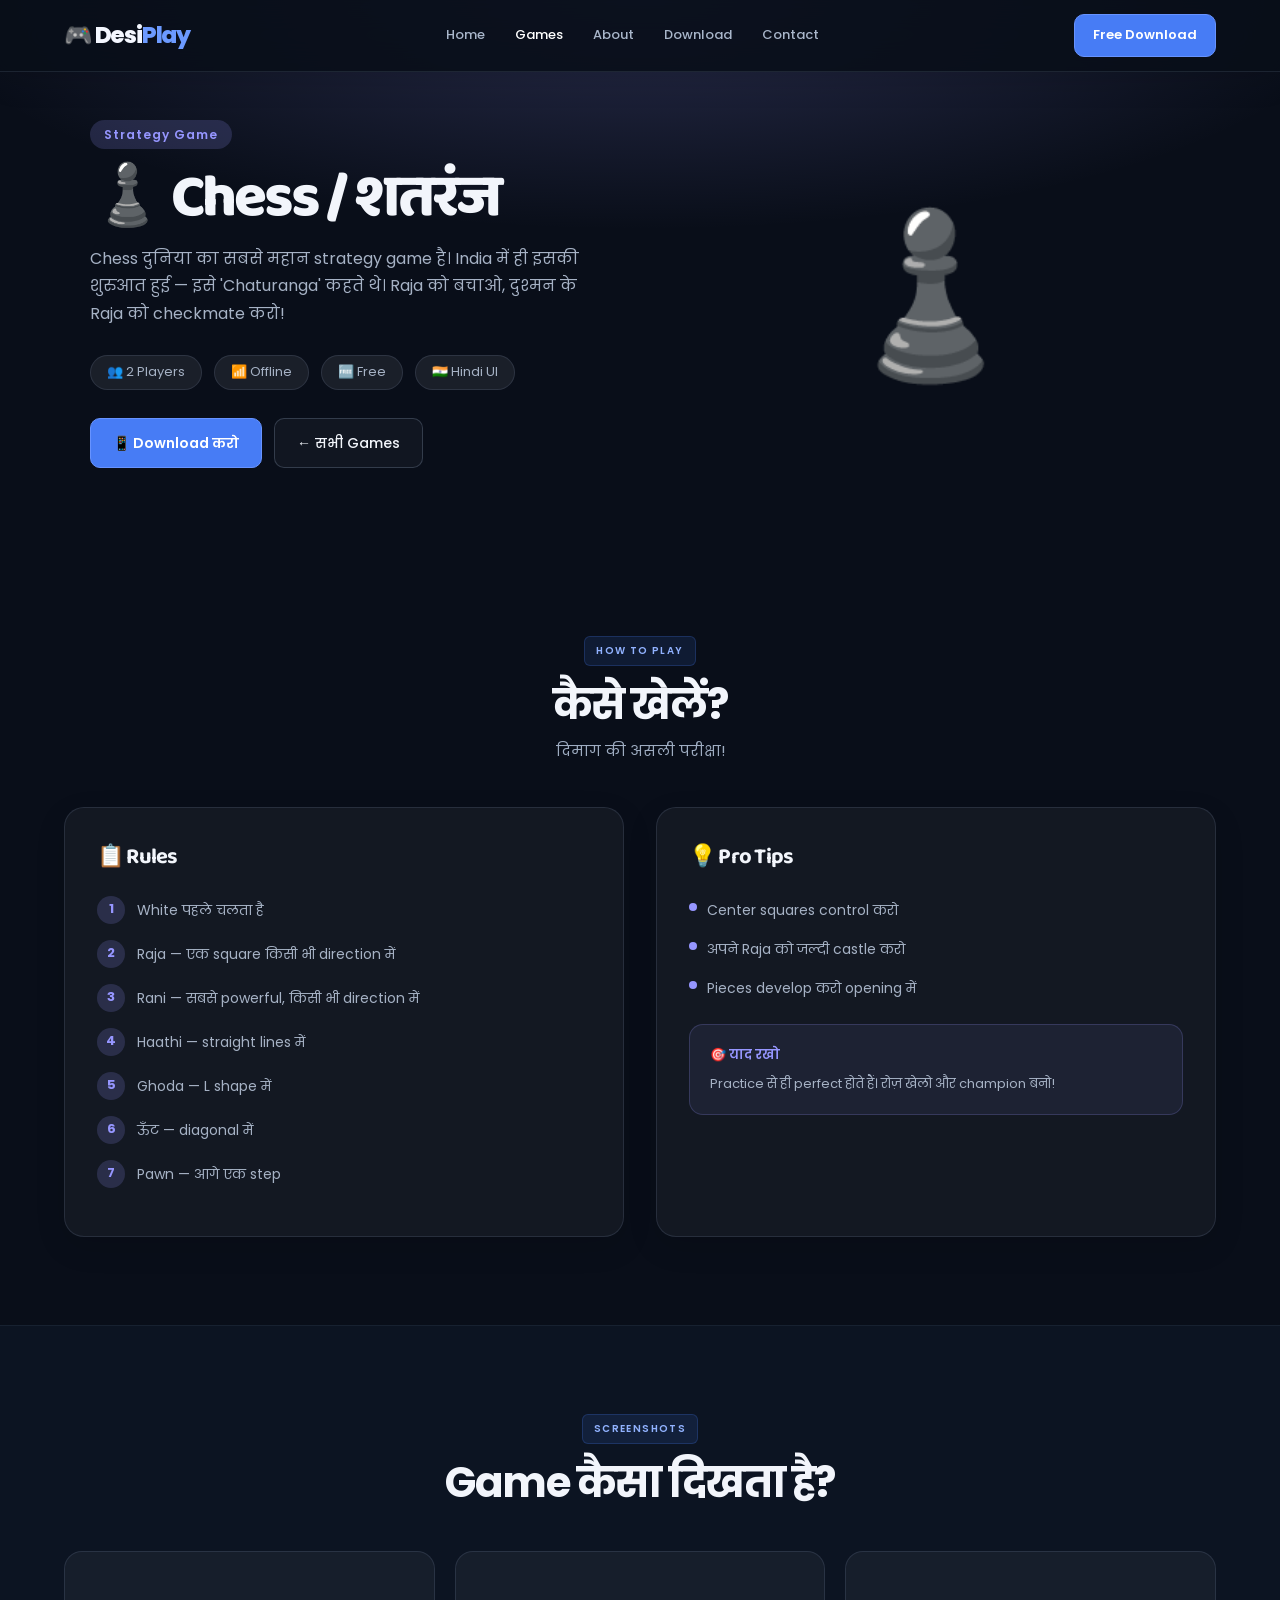
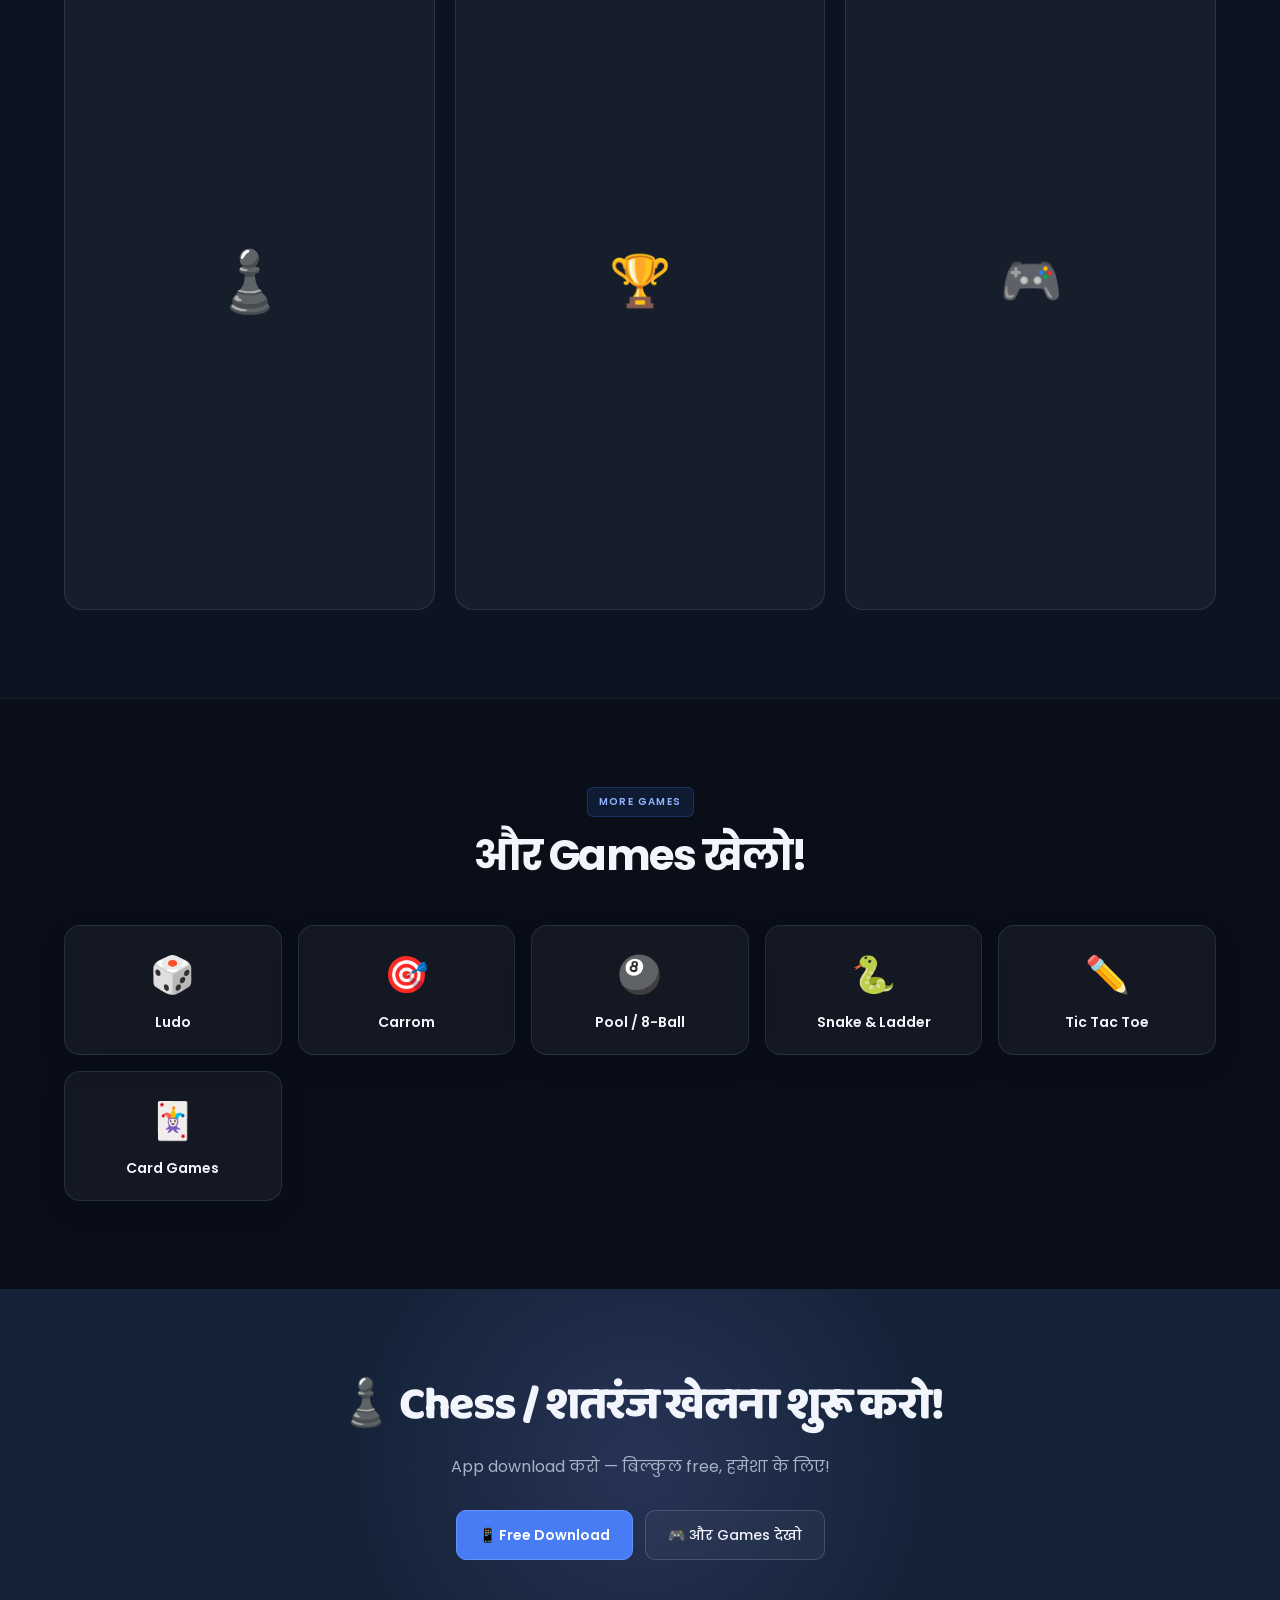
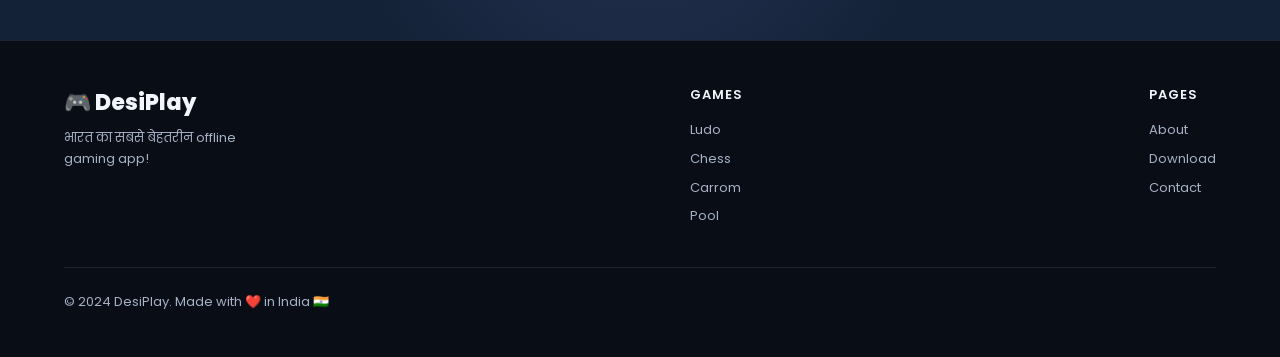
<file: chess.html>
<!DOCTYPE html>
<html lang="hi">
<head>
<meta charset="UTF-8">
<meta name="viewport" content="width=device-width,initial-scale=1.0">
<title>DesiPlay — Chess / शतरंज</title>
<link rel="stylesheet" href="../style.css">
<style>
.game-hero{padding:120px 5% 80px;position:relative;overflow:hidden;}
.game-hero-bg{position:absolute;inset:0;background:radial-gradient(ellipse 80% 60% at 50% 0%,rgba(150,150,255,0.22) 0%,transparent 70%);}
.game-hero-inner{position:relative;z-index:2;display:grid;grid-template-columns:1fr 1fr;gap:60px;align-items:center;max-width:1100px;margin:0 auto;}
.game-big-emoji{font-size:clamp(100px,15vw,160px);text-align:center;animation:floatBig 4s ease-in-out infinite;}
.game-hero-text h1{font-family:'Baloo 2',cursive;font-size:clamp(36px,6vw,60px);font-weight:800;line-height:1.1;margin-bottom:14px;}
.game-hero-text .cat{display:inline-block;background:rgba(150,150,255,0.18);color:rgb(150,150,255);border-radius:100px;padding:5px 14px;font-size:12px;font-weight:600;margin-bottom:16px;letter-spacing:1px;}
.game-hero-text p{color:var(--text2);font-size:16px;line-height:1.7;margin-bottom:28px;}
.meta-pills{display:flex;gap:12px;flex-wrap:wrap;margin-bottom:28px;}
.meta-pill{background:rgba(255,255,255,0.07);border:1px solid var(--border);border-radius:100px;padding:6px 16px;font-size:13px;color:var(--text2);}
.hero-btns{display:flex;gap:12px;flex-wrap:wrap;}

.rules-grid{display:grid;grid-template-columns:1fr 1fr;gap:32px;}
.rules-box,.tips-box{background:var(--card);border:1px solid var(--border);border-radius:20px;padding:32px;}
.rules-box h3,.tips-box h3{font-family:'Baloo 2',cursive;font-size:22px;font-weight:700;margin-bottom:20px;}
.rule-item{display:flex;gap:12px;align-items:flex-start;margin-bottom:16px;}
.rule-num{width:28px;height:28px;border-radius:50%;background:rgba(150,150,255,0.18);color:rgb(150,150,255);display:flex;align-items:center;justify-content:center;font-size:13px;font-weight:700;flex-shrink:0;}
.rule-text{font-size:14px;color:var(--text2);line-height:1.6;padding-top:3px;}
.tip-item{display:flex;gap:10px;align-items:flex-start;margin-bottom:14px;}
.tip-dot{width:8px;height:8px;border-radius:50%;background:rgb(150,150,255);flex-shrink:0;margin-top:7px;}

.screenshots{display:grid;grid-template-columns:repeat(3,1fr);gap:20px;}
.screenshot{background:var(--card);border:1px solid var(--border);border-radius:18px;aspect-ratio:9/16;display:flex;align-items:center;justify-content:center;font-size:60px;}

.other-games{display:grid;grid-template-columns:repeat(auto-fill,minmax(180px,1fr));gap:16px;}
.other-card{background:var(--card);border:1px solid var(--border);border-radius:16px;padding:20px;text-align:center;text-decoration:none;transition:all 0.2s;display:block;}
.other-card:hover{transform:translateY(-4px);border-color:rgba(255,255,255,0.15);}
.other-card span{font-size:36px;display:block;margin-bottom:8px;}
.other-card p{font-size:14px;font-weight:600;color:var(--text);}

.cta-wrap{background:var(--dark3);padding:80px 5%;text-align:center;position:relative;overflow:hidden;}
.cta-glow{position:absolute;width:600px;height:600px;background:radial-gradient(circle,rgba(150,150,255,0.15),transparent 70%);top:50%;left:50%;transform:translate(-50%,-50%);}
.cta-wrap h2{font-family:'Baloo 2',cursive;font-size:clamp(26px,4vw,46px);font-weight:800;margin-bottom:12px;position:relative;}
.cta-wrap p{color:var(--text2);margin-bottom:30px;position:relative;}
.cta-btns{display:flex;gap:12px;justify-content:center;flex-wrap:wrap;position:relative;}

@keyframes floatBig{0%,100%{transform:translateY(0) rotate(-3deg)}50%{transform:translateY(-20px) rotate(3deg)}}
@media(max-width:768px){.game-hero-inner{grid-template-columns:1fr;text-align:center;}.game-big-emoji{font-size:100px;order:-1;}.meta-pills{justify-content:center;}.hero-btns{justify-content:center;}.rules-grid{grid-template-columns:1fr;}.screenshots{grid-template-columns:repeat(2,1fr);}}
</style>
</head>
<body>
<nav>
  <a href="../index.html" class="nav-logo">🎮 Desi<span>Play</span></a>
  <div class="nav-links">
    <a href="../index.html">Home</a>
    <a href="../games.html" class="active">Games</a>
    <a href="../about.html">About</a>
    <a href="../download.html">Download</a>
    <a href="../contact.html">Contact</a>
  </div>
  <a href="../download.html" class="nav-cta">Free Download</a>
</nav>

<div class="game-hero">
  <div class="game-hero-bg"></div>
  <div class="game-hero-inner">
    <div class="game-hero-text reveal">
      <div class="cat">Strategy Game</div>
      <h1>♟️ Chess / शतरंज</h1>
      <p>Chess दुनिया का सबसे महान strategy game है। India में ही इसकी शुरुआत हुई — इसे 'Chaturanga' कहते थे। Raja को बचाओ, दुश्मन के Raja को checkmate करो!</p>
      <div class="meta-pills">
        <span class="meta-pill">👥 2 Players</span>
        <span class="meta-pill">📶 Offline</span>
        <span class="meta-pill">🆓 Free</span>
        <span class="meta-pill">🇮🇳 Hindi UI</span>
      </div>
      <div class="hero-btns">
        <a href="../download.html" class="btn-primary">📱 Download करो</a>
        <a href="../games.html" class="btn-secondary">← सभी Games</a>
      </div>
    </div>
    <div class="game-big-emoji reveal">♟️</div>
  </div>
</div>

<section class="section">
  <div class="section-header reveal">
    <div class="section-tag">How to Play</div>
    <h2 class="section-title">कैसे खेलें?</h2>
    <p class="section-sub">दिमाग की असली परीक्षा!</p>
  </div>
  <div class="rules-grid">
    <div class="rules-box reveal">
      <h3>📋 Rules</h3>
      <div class="rule-item"><div class="rule-num">1</div><div class="rule-text">White पहले चलता है</div></div><div class="rule-item"><div class="rule-num">2</div><div class="rule-text">Raja — एक square किसी भी direction में</div></div><div class="rule-item"><div class="rule-num">3</div><div class="rule-text">Rani — सबसे powerful, किसी भी direction में</div></div><div class="rule-item"><div class="rule-num">4</div><div class="rule-text">Haathi — straight lines में</div></div><div class="rule-item"><div class="rule-num">5</div><div class="rule-text">Ghoda — L shape में</div></div><div class="rule-item"><div class="rule-num">6</div><div class="rule-text">ऊँट — diagonal में</div></div><div class="rule-item"><div class="rule-num">7</div><div class="rule-text">Pawn — आगे एक step</div></div>
    </div>
    <div class="tips-box reveal">
      <h3>💡 Pro Tips</h3>
      <div class="tip-item"><div class="tip-dot"></div><div class="rule-text">Center squares control करो</div></div><div class="tip-item"><div class="tip-dot"></div><div class="rule-text">अपने Raja को जल्दी castle करो</div></div><div class="tip-item"><div class="tip-dot"></div><div class="rule-text">Pieces develop करो opening में</div></div>
      <div style="margin-top:24px;padding:20px;background:rgba(150,150,255,0.08);border-radius:14px;border:1px solid rgba(150,150,255,0.2);">
        <div style="font-size:13px;font-weight:600;color:rgb(150,150,255);margin-bottom:8px;">🎯 याद रखो</div>
        <div style="font-size:13px;color:var(--text2);line-height:1.6;">Practice से ही perfect होते हैं। रोज़ खेलो और champion बनो!</div>
      </div>
    </div>
  </div>
</section>

<section class="section section-dark">
  <div class="section-header reveal">
    <div class="section-tag">Screenshots</div>
    <h2 class="section-title">Game कैसा दिखता है?</h2>
  </div>
  <div class="screenshots">
    <div class="screenshot reveal">♟️</div>
    <div class="screenshot reveal" style="font-size:50px">🏆</div>
    <div class="screenshot reveal" style="font-size:50px">🎮</div>
  </div>
</section>

<section class="section">
  <div class="section-header reveal">
    <div class="section-tag">More Games</div>
    <h2 class="section-title">और Games खेलो!</h2>
  </div>
  <div class="other-games">
    <a href="ludo.html" class="other-card"><span>🎲</span><p>Ludo</p></a><a href="carrom.html" class="other-card"><span>🎯</span><p>Carrom</p></a><a href="pool.html" class="other-card"><span>🎱</span><p>Pool / 8-Ball</p></a><a href="snake.html" class="other-card"><span>🐍</span><p>Snake & Ladder</p></a><a href="tictactoe.html" class="other-card"><span>✏️</span><p>Tic Tac Toe</p></a><a href="cards.html" class="other-card"><span>🃏</span><p>Card Games</p></a>
  </div>
</section>

<div class="cta-wrap">
  <div class="cta-glow"></div>
  <h2>♟️ Chess / शतरंज खेलना शुरू करो!</h2>
  <p>App download करो — बिल्कुल free, हमेशा के लिए!</p>
  <div class="cta-btns">
    <a href="../download.html" class="btn-primary">📱 Free Download</a>
    <a href="../games.html" class="btn-secondary">🎮 और Games देखो</a>
  </div>
</div>

<footer>
  <div class="footer-top">
    <div class="footer-brand"><span class="footer-logo">🎮 DesiPlay</span><p>भारत का सबसे बेहतरीन offline gaming app!</p></div>
    <div class="footer-col"><h4>Games</h4><a href="ludo.html">Ludo</a><a href="chess.html">Chess</a><a href="carrom.html">Carrom</a><a href="pool.html">Pool</a></div>
    <div class="footer-col"><h4>Pages</h4><a href="../about.html">About</a><a href="../download.html">Download</a><a href="../contact.html">Contact</a></div>
  </div>
  <div class="footer-bottom"><span class="footer-copy">© 2024 DesiPlay. Made with ❤️ in India 🇮🇳</span></div>
</footer>
<script>
const obs=new IntersectionObserver(entries=>{entries.forEach((e,i)=>{if(e.isIntersecting)setTimeout(()=>e.target.classList.add('visible'),i*80)});},{threshold:0.1});
document.querySelectorAll('.reveal').forEach(r=>obs.observe(r));
</script>
</body>
</html>
</file>
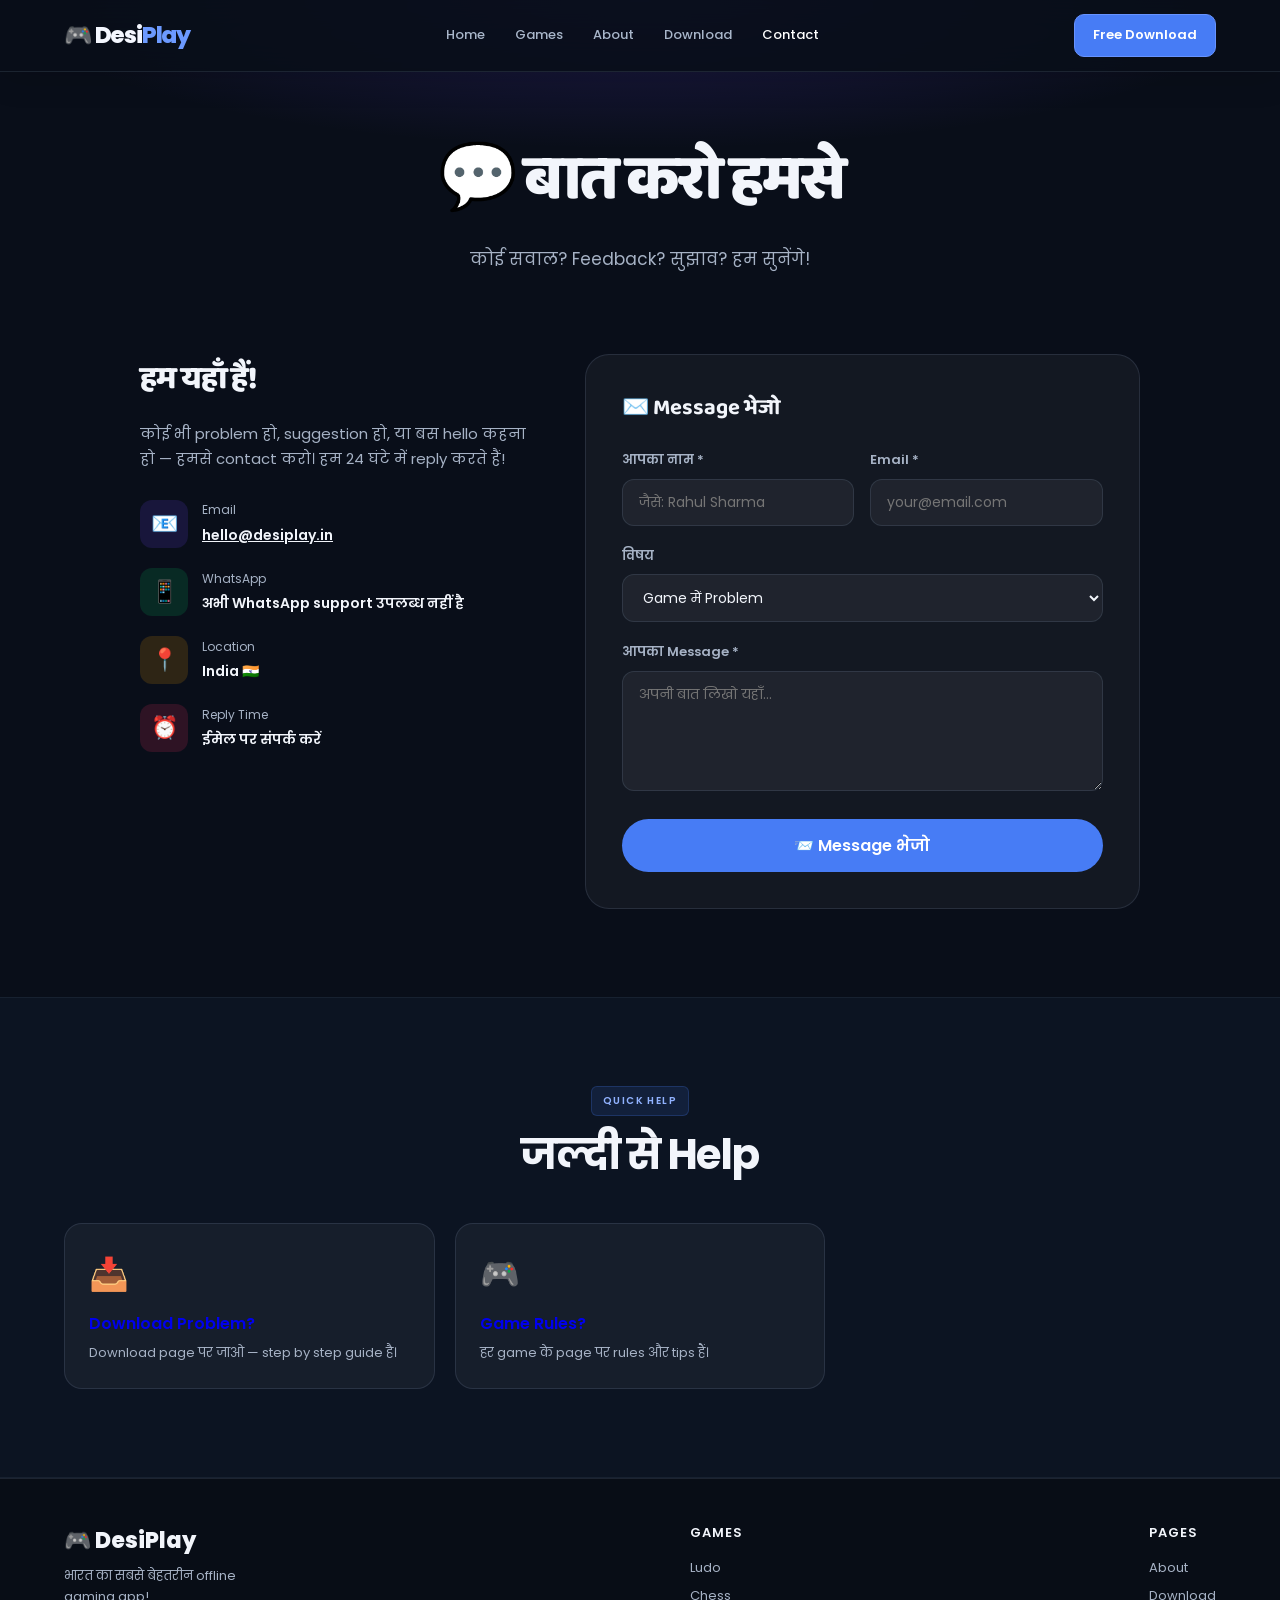
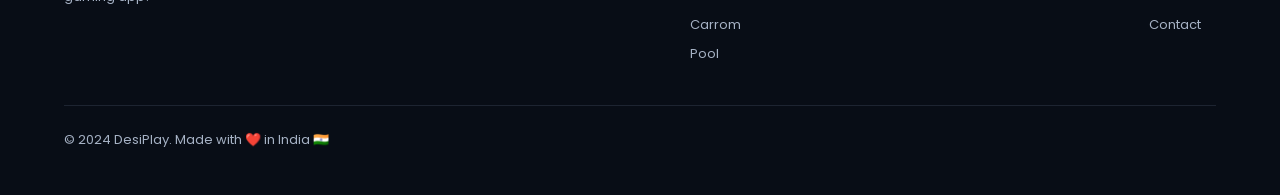
<file: contact.html>
<!DOCTYPE html>
<html lang="hi">
<head>
<meta charset="UTF-8">
<meta name="viewport" content="width=device-width,initial-scale=1.0">
<title>DesiPlay — Contact</title>
<link rel="stylesheet" href="style.css">
<style>
.page-hero{padding:130px 5% 80px;text-align:center;position:relative;overflow:hidden;}
.page-hero-bg{position:absolute;inset:0;background:radial-gradient(ellipse 70% 60% at 50% 0%,rgba(108,71,255,0.22) 0%,transparent 70%);}
.page-hero h1{font-family:'Baloo 2',cursive;font-size:clamp(36px,6vw,64px);font-weight:800;position:relative;margin-bottom:14px;}
.page-hero p{color:var(--text2);font-size:17px;position:relative;}

.contact-grid{display:grid;grid-template-columns:1fr 1.4fr;gap:48px;align-items:start;max-width:1000px;margin:0 auto;}
.contact-info h2{font-family:'Baloo 2',cursive;font-size:32px;font-weight:800;margin-bottom:16px;}
.contact-info p{color:var(--text2);font-size:15px;line-height:1.7;margin-bottom:28px;}
.contact-item{display:flex;gap:14px;align-items:center;margin-bottom:20px;}
.contact-icon{width:48px;height:48px;border-radius:12px;display:flex;align-items:center;justify-content:center;font-size:22px;flex-shrink:0;}
.contact-label{font-size:12px;color:var(--text2);margin-bottom:3px;}
.contact-val{font-size:14px;font-weight:600;color:var(--text);}
.social-row{display:flex;gap:12px;margin-top:28px;}
.social-btn{background:var(--card);border:1px solid var(--border);border-radius:12px;padding:10px 18px;font-size:14px;color:var(--text2);text-decoration:none;transition:all 0.2s;display:flex;align-items:center;gap:8px;}
.social-btn:hover{border-color:rgba(255,255,255,0.2);color:var(--text);}

.contact-form{background:var(--card);border:1px solid var(--border);border-radius:24px;padding:36px;}
.form-group{margin-bottom:20px;}
.form-group label{display:block;font-size:13px;font-weight:600;margin-bottom:8px;color:var(--text2);}
.form-group input,.form-group textarea,.form-group select{width:100%;background:rgba(255,255,255,0.05);border:1px solid var(--border);border-radius:12px;padding:12px 16px;font-size:14px;color:var(--text);font-family:'Poppins',sans-serif;outline:none;transition:border-color 0.2s;}
.form-group input:focus,.form-group textarea:focus,.form-group select:focus{border-color:rgba(108,71,255,0.5);}
.form-group select option{background:#1a1a3e;}
.form-group textarea{resize:vertical;min-height:120px;}
.form-row{display:grid;grid-template-columns:1fr 1fr;gap:16px;}
.submit-btn{width:100%;background:var(--purple);color:#fff;border:none;padding:14px;border-radius:100px;font-size:16px;font-weight:600;cursor:pointer;font-family:'Poppins',sans-serif;transition:all 0.25s;}
.submit-btn:hover{background:var(--purple2);transform:translateY(-1px);}
.success-msg{display:none;background:rgba(0,200,100,0.1);border:1px solid rgba(0,200,100,0.3);border-radius:12px;padding:16px;text-align:center;font-size:14px;color:#4dcc8f;margin-top:16px;}

@media(max-width:768px){.contact-grid{grid-template-columns:1fr;}.form-row{grid-template-columns:1fr;}}
</style>
</head>
<body>
<nav>
  <a href="index.html" class="nav-logo">🎮 Desi<span>Play</span></a>
  <div class="nav-links">
    <a href="index.html">Home</a>
    <a href="games.html">Games</a>
    <a href="about.html">About</a>
    <a href="download.html">Download</a>
    <a href="contact.html" class="active">Contact</a>
  </div>
  <a href="download.html" class="nav-cta">Free Download</a>
</nav>

<div class="page-hero">
  <div class="page-hero-bg"></div>
  <h1>💬 बात करो हमसे</h1>
  <p>कोई सवाल? Feedback? सुझाव? हम सुनेंगे!</p>
</div>

<section class="section" style="padding-top:0">
  <div class="contact-grid">
    <div class="contact-info reveal">
      <h2>हम यहाँ हैं!</h2>
      <p>कोई भी problem हो, suggestion हो, या बस hello कहना हो — हमसे contact करो। हम 24 घंटे में reply करते हैं!</p>
      <div class="contact-item">
        <div class="contact-icon" style="background:rgba(108,71,255,0.15)">📧</div>
        <div><div class="contact-label">Email</div><a class="contact-val" href="mailto:hello@desiplay.in">hello@desiplay.in</a></div>
      </div>
      <div class="contact-item">
        <div class="contact-icon" style="background:rgba(0,200,100,0.15)">📱</div>
        <div><div class="contact-label">WhatsApp</div><div class="contact-val">अभी WhatsApp support उपलब्ध नहीं है</div></div>
      </div>
      <div class="contact-item">
        <div class="contact-icon" style="background:rgba(255,165,0,0.15)">📍</div>
        <div><div class="contact-label">Location</div><div class="contact-val">India 🇮🇳</div></div>
      </div>
      <div class="contact-item">
        <div class="contact-icon" style="background:rgba(255,50,100,0.15)">⏰</div>
        <div><div class="contact-label">Reply Time</div><div class="contact-val">ईमेल पर संपर्क करें</div></div>
      </div>
      <div class="social-row">
        
        
        
      </div>
    </div>

    <form class="contact-form reveal" id="contactForm" onsubmit="sendMsg(event)">
      <div style="font-family:'Baloo 2',cursive;font-size:22px;font-weight:700;margin-bottom:24px;">✉️ Message भेजो</div>
      <div class="form-row">
        <div class="form-group"><label>आपका नाम *</label><input id="senderName" type="text" placeholder="जैसे: Rahul Sharma" required maxlength="80"></div>
        <div class="form-group"><label>Email *</label><input id="senderEmail" type="email" placeholder="your@email.com" required maxlength="120"></div>
      </div>
      <div class="form-group">
        <label>विषय</label>
        <select id="messageSubject">
          <option>Game में Problem</option>
          <option>नया Game Suggestion</option>
          <option>Bug Report</option>
          <option>Feedback</option>
          <option>Business Partnership</option>
          <option>और कुछ</option>
        </select>
      </div>
      <div class="form-group"><label>आपका Message *</label><textarea id="messageBody" placeholder="अपनी बात लिखो यहाँ..." required maxlength="4000"></textarea></div>
      <button class="submit-btn" type="submit">📨 Message भेजो</button>
      <div class="success-msg" id="successMsg">आपका email app खुलेगा। Send दबाकर message भेजें।</div>
    </form>
  </div>
</section>

<section class="section section-dark">
  <div class="section-header reveal">
    <div class="section-tag">Quick Help</div>
    <h2 class="section-title">जल्दी से Help</h2>
  </div>
  <div style="display:grid;grid-template-columns:repeat(auto-fit,minmax(220px,1fr));gap:20px;">
    <a href="download.html" style="text-decoration:none;" class="reveal">
      <div style="background:var(--card);border:1px solid var(--border);border-radius:18px;padding:24px;transition:all 0.2s;" onmouseover="this.style.borderColor='rgba(108,71,255,0.4)'" onmouseout="this.style.borderColor='var(--border)'">
        <div style="font-size:32px;margin-bottom:12px;">📥</div>
        <div style="font-size:16px;font-weight:600;margin-bottom:6px;">Download Problem?</div>
        <div style="font-size:13px;color:var(--text2);">Download page पर जाओ — step by step guide है।</div>
      </div>
    </a>
    <a href="games.html" style="text-decoration:none;" class="reveal">
      <div style="background:var(--card);border:1px solid var(--border);border-radius:18px;padding:24px;transition:all 0.2s;" onmouseover="this.style.borderColor='rgba(108,71,255,0.4)'" onmouseout="this.style.borderColor='var(--border)'">
        <div style="font-size:32px;margin-bottom:12px;">🎮</div>
        <div style="font-size:16px;font-weight:600;margin-bottom:6px;">Game Rules?</div>
        <div style="font-size:13px;color:var(--text2);">हर game के page पर rules और tips हैं।</div>
      </div>
    </a>
    <a href="about.html" style="text-decoration:none;" class="reveal">
      <div style="background:var(--card);border:1px solid var(--border);border-radius:18px;padding:24px;transition:all 0.2s;" onmouseover="this.style.borderColor='rgba(108,71,255,0.4)'" onmouseout="this.style.borderColor='var(--border)'">
        <div style="font-size:32px;margin-bottom:12px;">ℹ️</div>
        <div style="font-size:16px;font-weight:600;margin-bottom:6px;">DesiPlay के बारे में?</div>
        <div style="font-size:13px;color:var(--text2);">About page पर हमारी पूरी story है।</div>
      </div>
    </a>
  </div>
</section>

<footer>
  <div class="footer-top">
    <div class="footer-brand"><span class="footer-logo">🎮 DesiPlay</span><p>भारत का सबसे बेहतरीन offline gaming app!</p></div>
    <div class="footer-col"><h4>Games</h4><a href="games/ludo.html">Ludo</a><a href="games/chess.html">Chess</a><a href="games/carrom.html">Carrom</a><a href="games/pool.html">Pool</a></div>
    <div class="footer-col"><h4>Pages</h4><a href="about.html">About</a><a href="download.html">Download</a><a href="contact.html">Contact</a></div>
  </div>
  <div class="footer-bottom"><span class="footer-copy">© 2024 DesiPlay. Made with ❤️ in India 🇮🇳</span></div>
</footer>
<script>
const obs=new IntersectionObserver(entries=>{entries.forEach((e,i)=>{if(e.isIntersecting)setTimeout(()=>e.target.classList.add('visible'),i*80)});},{threshold:0.1});
document.querySelectorAll('.reveal').forEach(r=>obs.observe(r));
function sendMsg(event){event.preventDefault();const name=document.getElementById('senderName').value.trim();const email=document.getElementById('senderEmail').value.trim();const subject=document.getElementById('messageSubject').value;const message=document.getElementById('messageBody').value.trim();if(!name||!email||!message)return;const body=encodeURIComponent('Name: '+name+'\nEmail: '+email+'\n\n'+message);document.getElementById('successMsg').style.display='block';document.getElementById('successMsg').textContent='आपका email app खुलेगा। Send दबाकर message भेजें; website message अपने आप नहीं भेजती।';window.location.href='mailto:hello@desiplay.in?subject='+encodeURIComponent('DesiPlay: '+subject)+'&body='+body;}
</script>
</body>
</html>
</file>
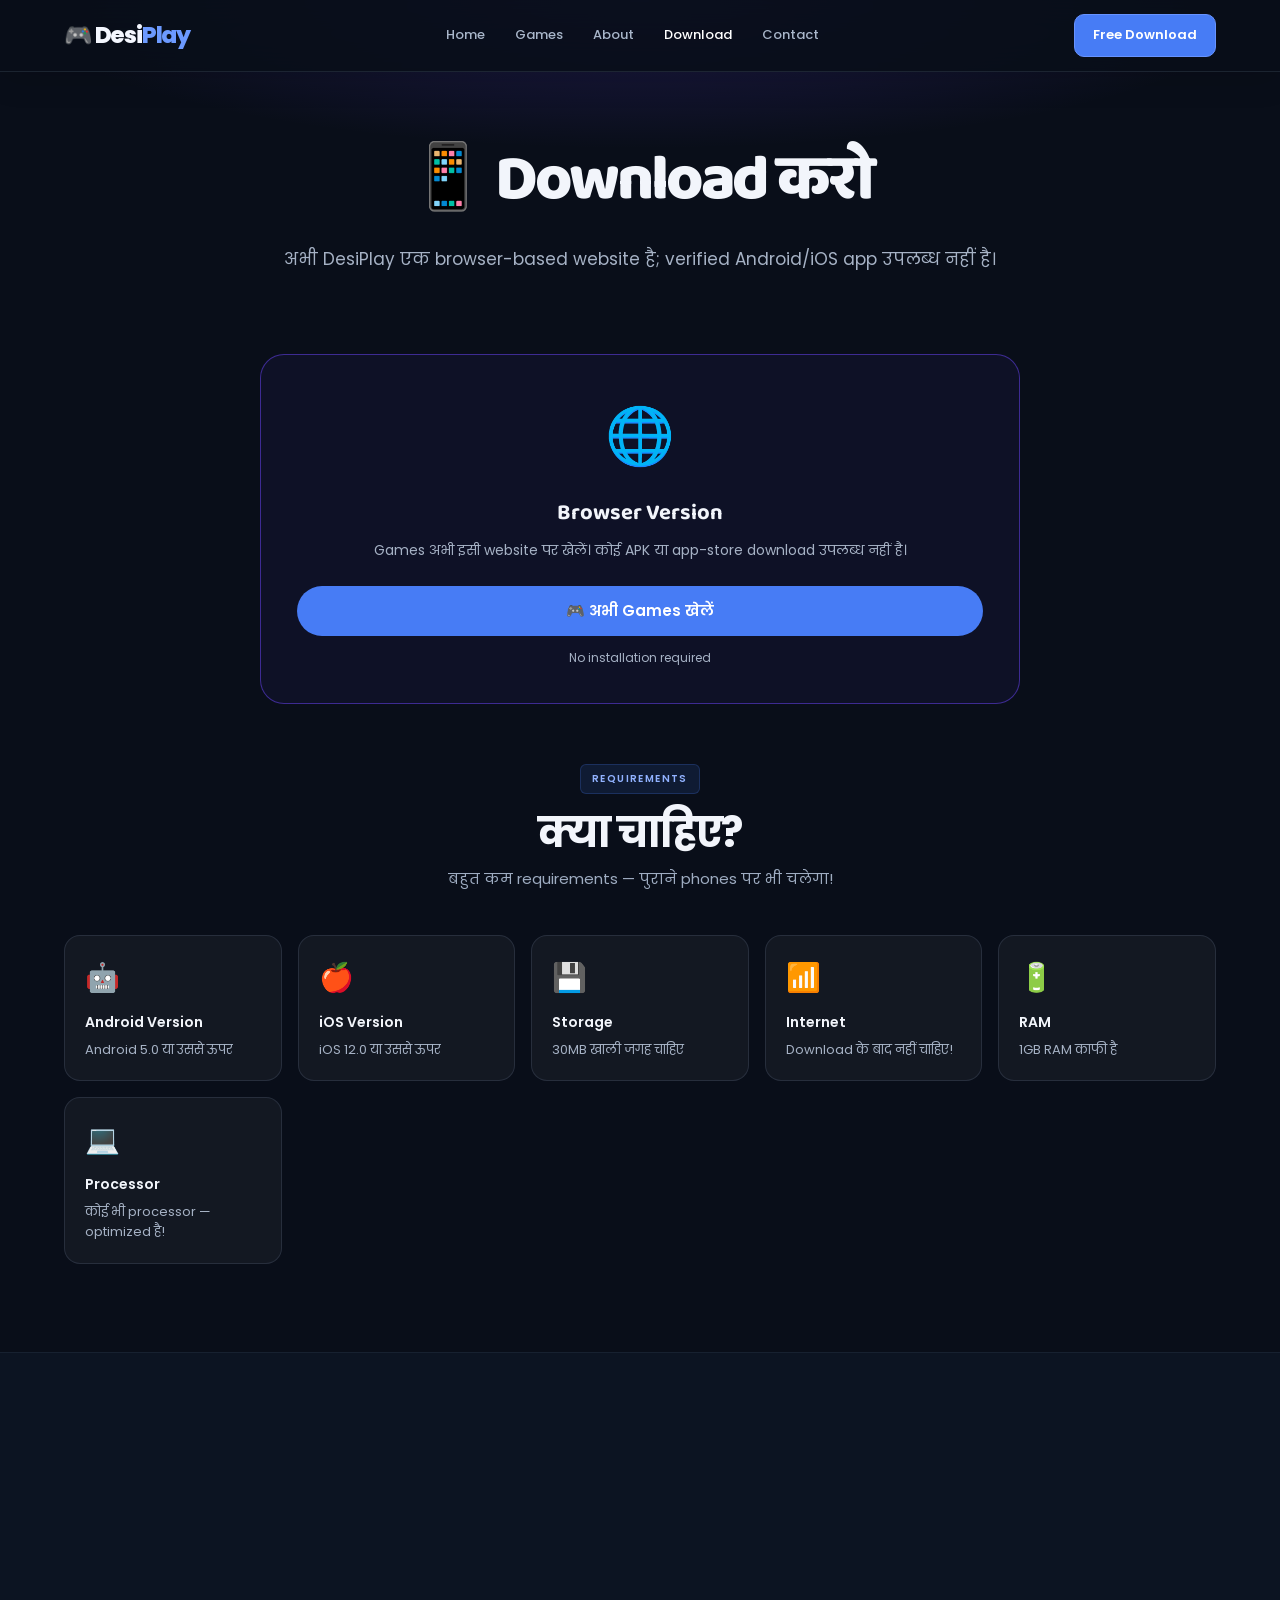
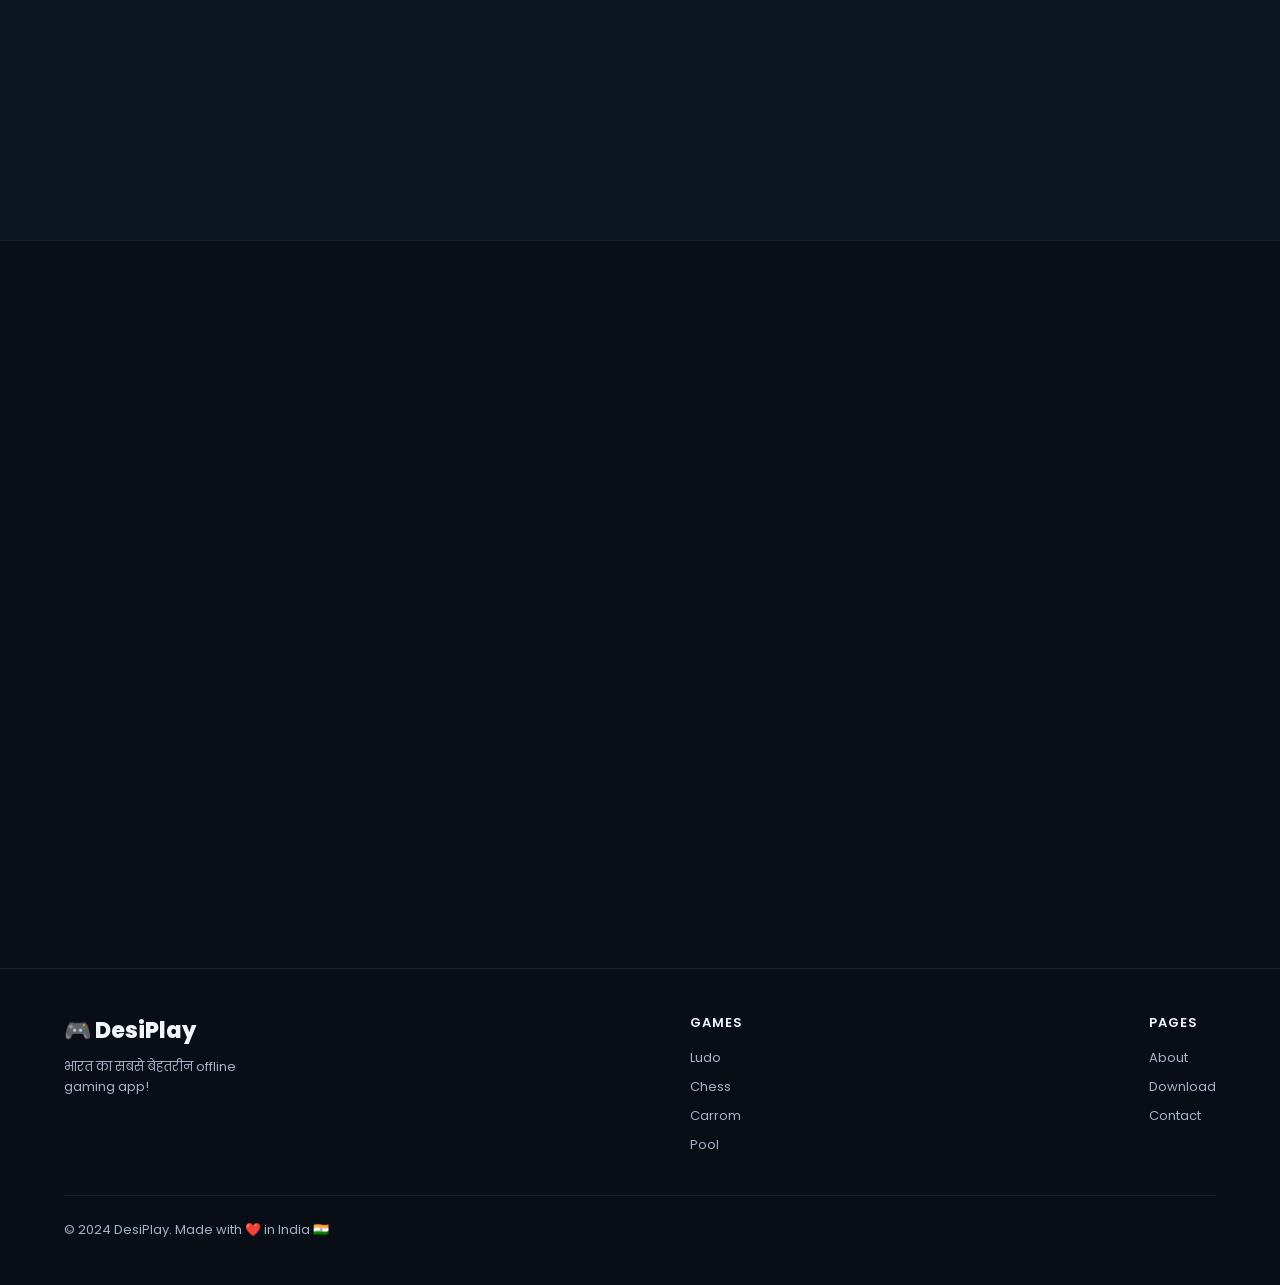
<file: download.html>
<!DOCTYPE html>
<html lang="hi">
<head>
<meta charset="UTF-8">
<meta name="viewport" content="width=device-width,initial-scale=1.0">
<title>DesiPlay — Download</title>
<link rel="stylesheet" href="style.css">
<style>
.page-hero{padding:130px 5% 80px;text-align:center;position:relative;overflow:hidden;}
.page-hero-bg{position:absolute;inset:0;background:radial-gradient(ellipse 70% 60% at 50% 0%,rgba(108,71,255,0.22) 0%,transparent 70%);}
.page-hero h1{font-family:'Baloo 2',cursive;font-size:clamp(36px,6vw,64px);font-weight:800;position:relative;margin-bottom:14px;}
.page-hero p{color:var(--text2);font-size:17px;position:relative;}

.download-grid{display:grid;grid-template-columns:1fr 1fr;gap:28px;max-width:800px;margin:0 auto 60px;}
.dl-card{background:var(--card);border:1px solid var(--border);border-radius:24px;padding:36px;text-align:center;transition:all 0.25s;cursor:pointer;}
.dl-card:hover{transform:translateY(-5px);border-color:rgba(108,71,255,0.4);}
.dl-card.featured{border-color:rgba(108,71,255,0.5);background:rgba(108,71,255,0.06);}
.dl-icon{font-size:56px;margin-bottom:16px;}
.dl-name{font-family:'Baloo 2',cursive;font-size:22px;font-weight:700;margin-bottom:8px;}
.dl-desc{font-size:14px;color:var(--text2);margin-bottom:24px;line-height:1.6;}
.dl-btn{display:block;background:var(--purple);color:#fff;padding:13px 28px;border-radius:100px;font-size:15px;font-weight:600;text-decoration:none;transition:all 0.2s;}
.dl-btn:hover{background:var(--purple2);}
.dl-btn.outline{background:transparent;border:1px solid var(--border);color:var(--text);}
.dl-btn.outline:hover{background:var(--card);}
.dl-size{font-size:12px;color:var(--text2);margin-top:12px;}

.requirements{display:grid;grid-template-columns:repeat(auto-fit,minmax(200px,1fr));gap:16px;}
.req-card{background:var(--card);border:1px solid var(--border);border-radius:16px;padding:20px;}
.req-icon{font-size:28px;margin-bottom:10px;}
.req-title{font-size:14px;font-weight:600;margin-bottom:6px;}
.req-val{font-size:13px;color:var(--text2);}

.steps-row{display:grid;grid-template-columns:repeat(auto-fit,minmax(200px,1fr));gap:20px;}
.install-step{background:var(--card);border:1px solid var(--border);border-radius:18px;padding:24px;text-align:center;}
.install-num{width:40px;height:40px;border-radius:50%;background:var(--purple);color:#fff;display:flex;align-items:center;justify-content:center;font-family:'Baloo 2',cursive;font-weight:800;font-size:18px;margin:0 auto 14px;}
.install-title{font-size:15px;font-weight:600;margin-bottom:6px;}
.install-desc{font-size:13px;color:var(--text2);line-height:1.5;}

.faq{max-width:800px;margin:0 auto;}
.faq-item{background:var(--card);border:1px solid var(--border);border-radius:16px;padding:20px 24px;margin-bottom:12px;cursor:pointer;transition:all 0.2s;}
.faq-item:hover{border-color:rgba(255,255,255,0.15);}
.faq-q{font-size:15px;font-weight:600;display:flex;justify-content:space-between;align-items:center;}
.faq-a{font-size:14px;color:var(--text2);line-height:1.7;margin-top:12px;display:none;}
.faq-item.open .faq-a{display:block;}
.faq-item.open .faq-arrow{transform:rotate(180deg);}
.faq-arrow{transition:transform 0.2s;font-size:18px;}

@media(max-width:600px){.download-grid{grid-template-columns:1fr;}}
</style>
</head>
<body>
<nav>
  <a href="index.html" class="nav-logo">🎮 Desi<span>Play</span></a>
  <div class="nav-links">
    <a href="index.html">Home</a>
    <a href="games.html">Games</a>
    <a href="about.html">About</a>
    <a href="download.html" class="active">Download</a>
    <a href="contact.html">Contact</a>
  </div>
  <a href="download.html" class="nav-cta">Free Download</a>
</nav>

<div class="page-hero">
  <div class="page-hero-bg"></div>
  <h1>📱 Download करो</h1>
  <p>अभी DesiPlay एक browser-based website है; verified Android/iOS app उपलब्ध नहीं है।</p>
</div>

<section class="section" style="padding-top:0">
  <div class="download-grid" style="grid-template-columns:1fr;max-width:760px;"><div class="dl-card featured reveal"><div class="dl-icon">🌐</div><div class="dl-name">Browser Version</div><div class="dl-desc">Games अभी इसी website पर खेलें। कोई APK या app-store download उपलब्ध नहीं है।</div><a href="games.html" class="dl-btn">🎮 अभी Games खेलें</a><div class="dl-size">No installation required</div></div></div>

  <div class="section-header reveal">
    <div class="section-tag">Requirements</div>
    <h2 class="section-title">क्या चाहिए?</h2>
    <p class="section-sub">बहुत कम requirements — पुराने phones पर भी चलेगा!</p>
  </div>
  <div class="requirements">
    <div class="req-card reveal"><div class="req-icon">🤖</div><div class="req-title">Android Version</div><div class="req-val">Android 5.0 या उससे ऊपर</div></div>
    <div class="req-card reveal"><div class="req-icon">🍎</div><div class="req-title">iOS Version</div><div class="req-val">iOS 12.0 या उससे ऊपर</div></div>
    <div class="req-card reveal"><div class="req-icon">💾</div><div class="req-title">Storage</div><div class="req-val">30MB खाली जगह चाहिए</div></div>
    <div class="req-card reveal"><div class="req-icon">📶</div><div class="req-title">Internet</div><div class="req-val">Download के बाद नहीं चाहिए!</div></div>
    <div class="req-card reveal"><div class="req-icon">🔋</div><div class="req-title">RAM</div><div class="req-val">1GB RAM काफी है</div></div>
    <div class="req-card reveal"><div class="req-icon">💻</div><div class="req-title">Processor</div><div class="req-val">कोई भी processor — optimized है!</div></div>
  </div>
</section>

<section class="section section-dark">
  <div class="section-header reveal">
    <div class="section-tag">Installation</div>
    <h2 class="section-title">Install कैसे करें?</h2>
  </div>
  <div class="steps-row">
    <div class="install-step reveal"><div class="install-num">1</div><div class="install-title">Download करो</div><div class="install-desc">अपने browser में DesiPlay website खोलो।</div></div>
    <div class="install-step reveal"><div class="install-num">2</div><div class="install-title">Install होगा</div><div class="install-desc">अभी app install करने की जरूरत नहीं है।</div></div>
    <div class="install-step reveal"><div class="install-num">3</div><div class="install-title">Open करो</div><div class="install-desc">Games page खोलो और कोई available game चुनो।</div></div>
    <div class="install-step reveal"><div class="install-num">4</div><div class="install-title">खेलो!</div><div class="install-desc">सीधे game choose करो और मज़ा शुरू!</div></div>
  </div>
</section>

<section class="section">
  <div class="section-header reveal">
    <div class="section-tag">FAQ</div>
    <h2 class="section-title">अक्सर पूछे जाने वाले सवाल</h2>
  </div>
  <div class="faq">
    <div class="faq-item reveal"><div class="faq-q">क्या DesiPlay सच में बिल्कुल free है? <span class="faq-arrow">▼</span></div><div class="faq-a">हाँ! सभी core games बिल्कुल free हैं। हम ads से कमाते हैं। Optional premium themes paid हैं लेकिन games free रहेंगी हमेशा।</div></div>
    <div class="faq-item reveal"><div class="faq-q">Internet के बिना खेल सकते हैं? <span class="faq-arrow">▼</span></div><div class="faq-a">बिल्कुल! Website खोलने के लिए internet जरूरी है। Offline support अभी verify नहीं किया गया है।</div></div>
    <div class="faq-item reveal"><div class="faq-q">एक phone पर कितने लोग खेल सकते हैं? <span class="faq-arrow">▼</span></div><div class="faq-a">Ludo में 4, Carrom में 4, Snake & Ladder में 6 लोग — सब एक ही phone पर! Local multiplayer है।</div></div>
    <div class="faq-item reveal"><div class="faq-q">App कितनी space लेगी? <span class="faq-arrow">▼</span></div><div class="faq-a">यह browser-based website है; कोई app package size उपलब्ध नहीं है।</div></div>
    <div class="faq-item reveal"><div class="faq-q">Login या Account बनाना ज़रूरी है? <span class="faq-arrow">▼</span></div><div class="faq-a">नहीं! कोई login नहीं, कोई account नहीं। सीधे app खोलो और खेलना शुरू करो। बिल्कुल आसान!</div></div>
  </div>
</section>

<footer>
  <div class="footer-top">
    <div class="footer-brand"><span class="footer-logo">🎮 DesiPlay</span><p>भारत का सबसे बेहतरीन offline gaming app!</p></div>
    <div class="footer-col"><h4>Games</h4><a href="games/ludo.html">Ludo</a><a href="games/chess.html">Chess</a><a href="games/carrom.html">Carrom</a><a href="games/pool.html">Pool</a></div>
    <div class="footer-col"><h4>Pages</h4><a href="about.html">About</a><a href="download.html">Download</a><a href="contact.html">Contact</a></div>
  </div>
  <div class="footer-bottom"><span class="footer-copy">© 2024 DesiPlay. Made with ❤️ in India 🇮🇳</span></div>
</footer>
<script>
const obs=new IntersectionObserver(entries=>{entries.forEach((e,i)=>{if(e.isIntersecting)setTimeout(()=>e.target.classList.add('visible'),i*80)});},{threshold:0.1});
document.querySelectorAll('.reveal').forEach(r=>obs.observe(r));
document.querySelectorAll('.faq-item').forEach(item=>{item.addEventListener('click',()=>{item.classList.toggle('open');});});
</script>
</body>
</html>
</file>
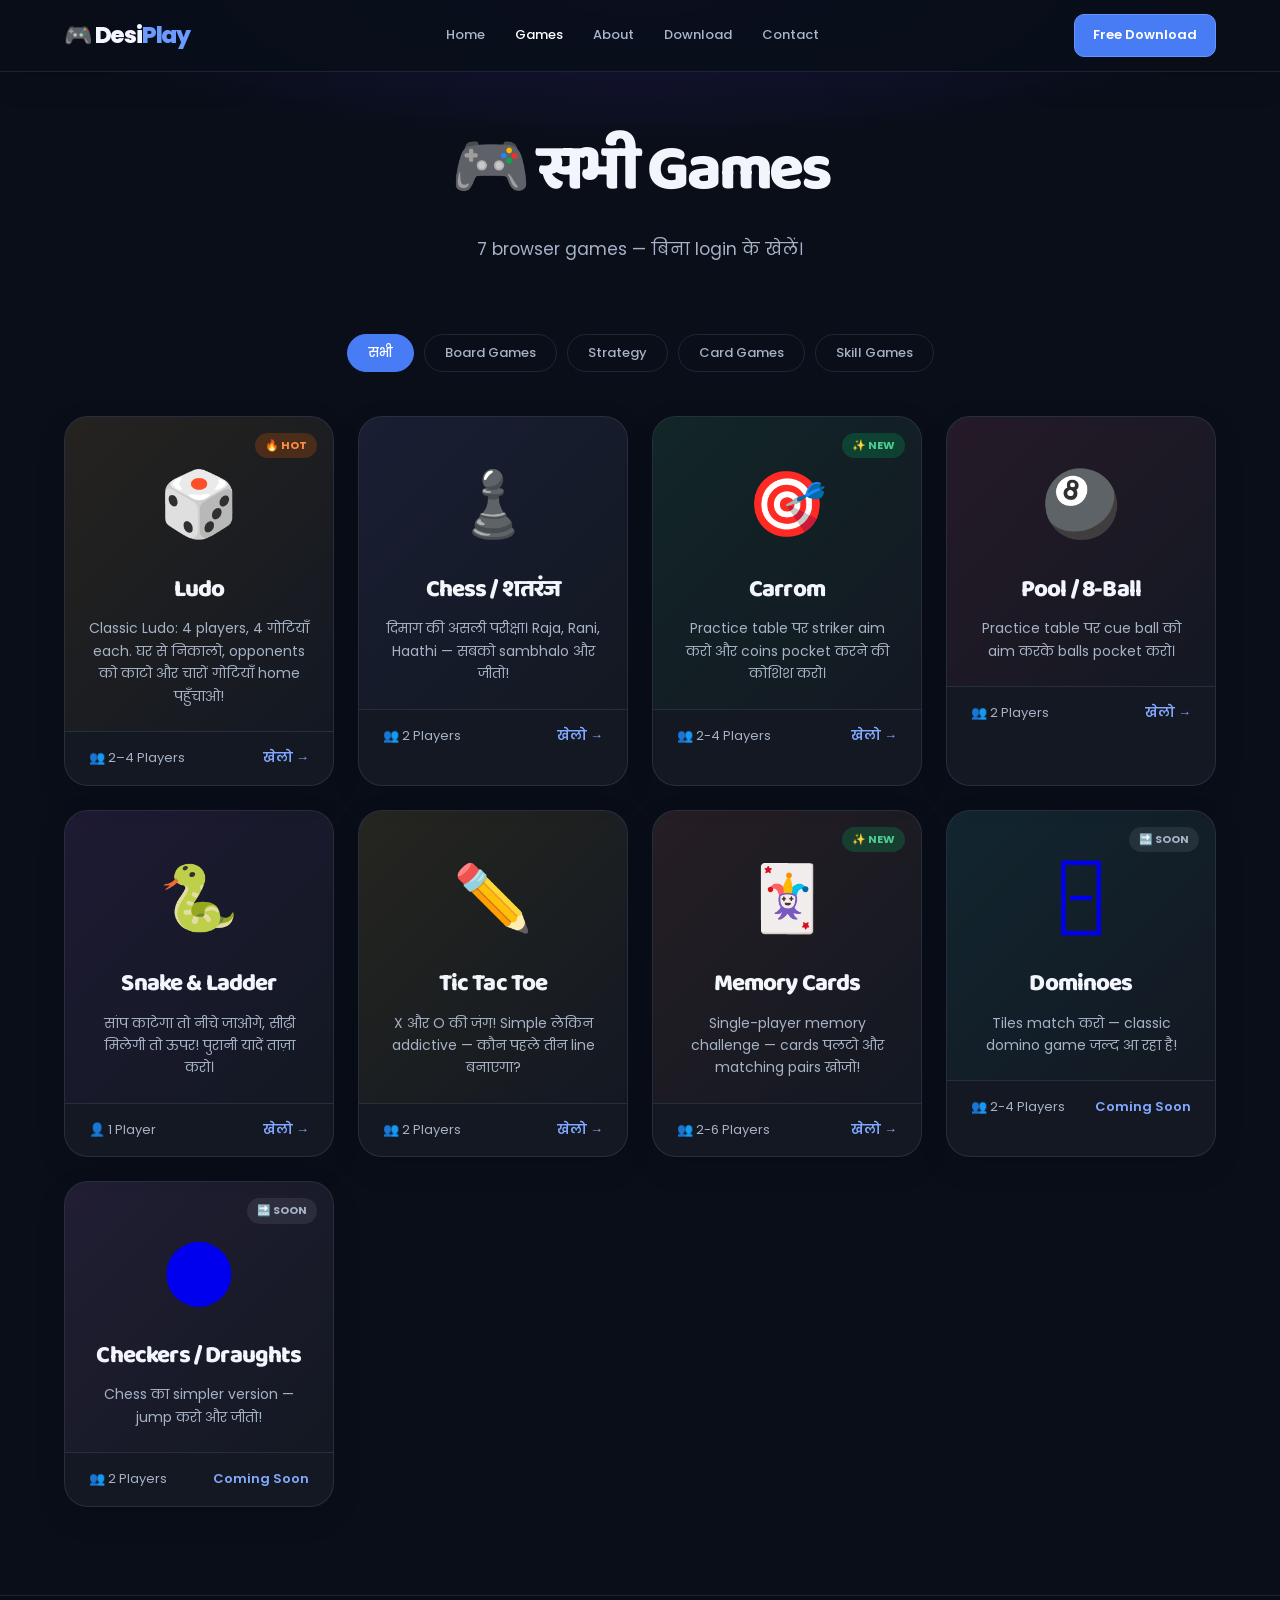
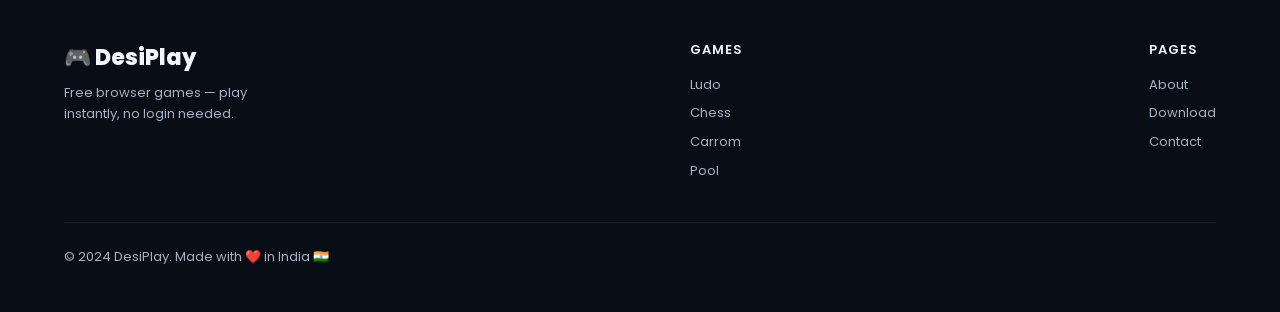
<file: games.html>
<!DOCTYPE html>
<html lang="hi">
<head>
<meta charset="UTF-8">
<meta name="viewport" content="width=device-width,initial-scale=1.0">
<title>DesiPlay — सभी Games</title>
<link rel="stylesheet" href="style.css">
<style>
.page-hero { padding:120px 5% 70px; text-align:center; position:relative; overflow:hidden; }
.page-hero-bg { position:absolute; inset:0; background:radial-gradient(ellipse 70% 60% at 50% 0%,rgba(108,71,255,0.2) 0%,transparent 70%); }
.page-hero h1 { font-family:'Baloo 2',cursive; font-size:clamp(36px,6vw,64px); font-weight:800; position:relative; margin-bottom:14px; }
.page-hero p { color:var(--text2); font-size:17px; position:relative; }

.filter-bar { display:flex; gap:10px; justify-content:center; flex-wrap:wrap; margin-bottom:44px; }
.filter-btn { padding:8px 20px; border-radius:100px; border:1px solid var(--border); background:transparent; color:var(--text2); font-size:13px; font-weight:500; cursor:pointer; font-family:'Poppins',sans-serif; transition:all 0.2s; }
.filter-btn.active, .filter-btn:hover { background:var(--purple); color:#fff; border-color:var(--purple); }

.games-big-grid { display:grid; grid-template-columns:repeat(auto-fill,minmax(260px,1fr)); gap:24px; }
.game-big-card { background:var(--card); border:1px solid var(--border); border-radius:24px; overflow:hidden; transition:all 0.25s; text-decoration:none; display:block; }
.game-big-card:hover { transform:translateY(-6px); border-color:rgba(255,255,255,0.15); }
.game-card-top { padding:36px 24px 24px; text-align:center; position:relative; }
.game-card-emoji { font-size:64px; display:block; margin-bottom:16px; }
.game-card-name { font-family:'Baloo 2',cursive; font-size:24px; font-weight:800; color:var(--text); margin-bottom:8px; }
.game-card-desc { font-size:14px; color:var(--text2); line-height:1.6; }
.game-card-bottom { padding:16px 24px; border-top:1px solid var(--border); display:flex; justify-content:space-between; align-items:center; }
.game-card-players { font-size:13px; color:var(--text2); }
.game-card-link { font-size:13px; font-weight:600; color:var(--purple2); }
.game-card-badge { position:absolute; top:16px; right:16px; padding:4px 10px; border-radius:100px; font-size:11px; font-weight:700; }
.badge-hot { background:rgba(255,100,0,0.2); color:#ff8c42; }
.badge-new { background:rgba(0,200,100,0.2); color:#4dcc8f; }
.badge-soon { background:rgba(255,255,255,0.08); color:var(--text2); }

.coming-soon { opacity:0.6; pointer-events:none; }
</style>
</head>
<body>
<nav>
  <a href="index.html" class="nav-logo">🎮 Desi<span>Play</span></a>
  <div class="nav-links">
    <a href="index.html">Home</a>
    <a href="games.html" class="active">Games</a>
    <a href="about.html">About</a>
    <a href="download.html">Download</a>
    <a href="contact.html">Contact</a>
  </div>
  <a href="download.html" class="nav-cta">Free Download</a>
</nav>

<div class="page-hero">
  <div class="page-hero-bg"></div>
  <h1>🎮 सभी Games</h1>
  <p>7 browser games — बिना login के खेलें।</p>
</div>

<section class="section" style="padding-top:0">
  <div class="filter-bar reveal">
    <button class="filter-btn active" data-filter="all">सभी</button>
    <button class="filter-btn" data-filter="board">Board Games</button>
    <button class="filter-btn" data-filter="strategy">Strategy</button>
    <button class="filter-btn" data-filter="cards">Card Games</button>
    <button class="filter-btn" data-filter="skill">Skill Games</button>
  </div>

  <div class="games-big-grid">
    <a href="games/ludo.html" class="game-big-card reveal" data-category="board" style="--gc:rgba(255,165,0,0.15)">
      <div class="game-card-top" style="background:linear-gradient(135deg,rgba(255,165,0,0.08),transparent)">
        <span class="game-card-badge badge-hot">🔥 HOT</span>
        <span class="game-card-emoji">🎲</span>
        <div class="game-card-name">Ludo</div>
        <div class="game-card-desc">Classic Ludo: 4 players, 4 गोटियाँ each. घर से निकालो, opponents को काटो और चारों गोटियाँ home पहुँचाओ!</div>
      </div>
      <div class="game-card-bottom"><span class="game-card-players">👥 2–4 Players</span><span class="game-card-link">खेलो →</span></div>
    </a>

    <a href="games/chess.html" class="game-big-card reveal" data-category="strategy">
      <div class="game-card-top" style="background:linear-gradient(135deg,rgba(100,100,255,0.08),transparent)">
        <span class="game-card-emoji">♟️</span>
        <div class="game-card-name">Chess / शतरंज</div>
        <div class="game-card-desc">दिमाग की असली परीक्षा। Raja, Rani, Haathi — सबको sambhalo और जीतो!</div>
      </div>
      <div class="game-card-bottom"><span class="game-card-players">👥 2 Players</span><span class="game-card-link">खेलो →</span></div>
    </a>

    <a href="games/carrom.html" class="game-big-card reveal" data-category="skill">
      <div class="game-card-top" style="background:linear-gradient(135deg,rgba(0,200,100,0.08),transparent)">
        <span class="game-card-badge badge-new">✨ NEW</span>
        <span class="game-card-emoji">🎯</span>
        <div class="game-card-name">Carrom</div>
        <div class="game-card-desc">Practice table पर striker aim करो और coins pocket करने की कोशिश करो।</div>
      </div>
      <div class="game-card-bottom"><span class="game-card-players">👥 2-4 Players</span><span class="game-card-link">खेलो →</span></div>
    </a>

    <a href="games/pool.html" class="game-big-card reveal" data-category="skill">
      <div class="game-card-top" style="background:linear-gradient(135deg,rgba(255,50,100,0.08),transparent)">
        <span class="game-card-emoji">🎱</span>
        <div class="game-card-name">Pool / 8-Ball</div>
        <div class="game-card-desc">Practice table पर cue ball को aim करके balls pocket करो।</div>
      </div>
      <div class="game-card-bottom"><span class="game-card-players">👥 2 Players</span><span class="game-card-link">खेलो →</span></div>
    </a>

    <a href="games/snake.html" class="game-big-card reveal" data-category="board">
      <div class="game-card-top" style="background:linear-gradient(135deg,rgba(150,50,255,0.08),transparent)">
        <span class="game-card-emoji">🐍</span>
        <div class="game-card-name">Snake & Ladder</div>
        <div class="game-card-desc">सांप काटेगा तो नीचे जाओगे, सीढ़ी मिलेगी तो ऊपर! पुरानी यादें ताज़ा करो।</div>
      </div>
      <div class="game-card-bottom"><span class="game-card-players">👤 1 Player</span><span class="game-card-link">खेलो →</span></div>
    </a>

    <a href="games/tictactoe.html" class="game-big-card reveal" data-category="strategy">
      <div class="game-card-top" style="background:linear-gradient(135deg,rgba(255,200,0,0.08),transparent)">
        <span class="game-card-emoji">✏️</span>
        <div class="game-card-name">Tic Tac Toe</div>
        <div class="game-card-desc">X और O की जंग! Simple लेकिन addictive — कौन पहले तीन line बनाएगा?</div>
      </div>
      <div class="game-card-bottom"><span class="game-card-players">👥 2 Players</span><span class="game-card-link">खेलो →</span></div>
    </a>

    <a href="games/cards.html" class="game-big-card reveal" data-category="cards">
      <div class="game-card-top" style="background:linear-gradient(135deg,rgba(255,100,50,0.08),transparent)">
        <span class="game-card-badge badge-new">✨ NEW</span>
        <span class="game-card-emoji">🃏</span>
        <div class="game-card-name">Memory Cards</div>
        <div class="game-card-desc">Single-player memory challenge — cards पलटो और matching pairs खोजो!</div>
      </div>
      <div class="game-card-bottom"><span class="game-card-players">👥 2-6 Players</span><span class="game-card-link">खेलो →</span></div>
    </a>

    <a href="#" class="game-big-card reveal coming-soon">
      <div class="game-card-top" style="background:linear-gradient(135deg,rgba(0,200,200,0.08),transparent)">
        <span class="game-card-badge badge-soon">🔜 SOON</span>
        <span class="game-card-emoji">🁣</span>
        <div class="game-card-name">Dominoes</div>
        <div class="game-card-desc">Tiles match करो — classic domino game जल्द आ रहा है!</div>
      </div>
      <div class="game-card-bottom"><span class="game-card-players">👥 2-4 Players</span><span class="game-card-link">Coming Soon</span></div>
    </a>

    <a href="#" class="game-big-card reveal coming-soon">
      <div class="game-card-top" style="background:linear-gradient(135deg,rgba(200,100,255,0.08),transparent)">
        <span class="game-card-badge badge-soon">🔜 SOON</span>
        <span class="game-card-emoji">⬤</span>
        <div class="game-card-name">Checkers / Draughts</div>
        <div class="game-card-desc">Chess का simpler version — jump करो और जीतो!</div>
      </div>
      <div class="game-card-bottom"><span class="game-card-players">👥 2 Players</span><span class="game-card-link">Coming Soon</span></div>
    </a>
  </div>
</section>

<footer>
  <div class="footer-top">
    <div class="footer-brand"><span class="footer-logo">🎮 DesiPlay</span><p>Free browser games — play instantly, no login needed.</p></div>
    <div class="footer-col"><h4>Games</h4><a href="games/ludo.html">Ludo</a><a href="games/chess.html">Chess</a><a href="games/carrom.html">Carrom</a><a href="games/pool.html">Pool</a></div>
    <div class="footer-col"><h4>Pages</h4><a href="about.html">About</a><a href="download.html">Download</a><a href="contact.html">Contact</a></div>
  </div>
  <div class="footer-bottom"><span class="footer-copy">© 2024 DesiPlay. Made with ❤️ in India 🇮🇳</span></div>
</footer>
<script>
const obs=new IntersectionObserver(entries=>{entries.forEach((e,i)=>{if(e.isIntersecting)setTimeout(()=>e.target.classList.add('visible'),i*80)})},{threshold:0.1});
document.querySelectorAll('.reveal').forEach(r=>obs.observe(r));
document.querySelectorAll('.filter-btn').forEach(btn=>{btn.addEventListener('click',()=>{document.querySelectorAll('.filter-btn').forEach(b=>b.classList.remove('active'));btn.classList.add('active');const filter=btn.dataset.filter;document.querySelectorAll('.game-big-card').forEach(card=>{const show=filter==='all'||card.dataset.category===filter||card.classList.contains('coming-soon');card.hidden=!show;});});});
</script>
</body>
</html>
</file>
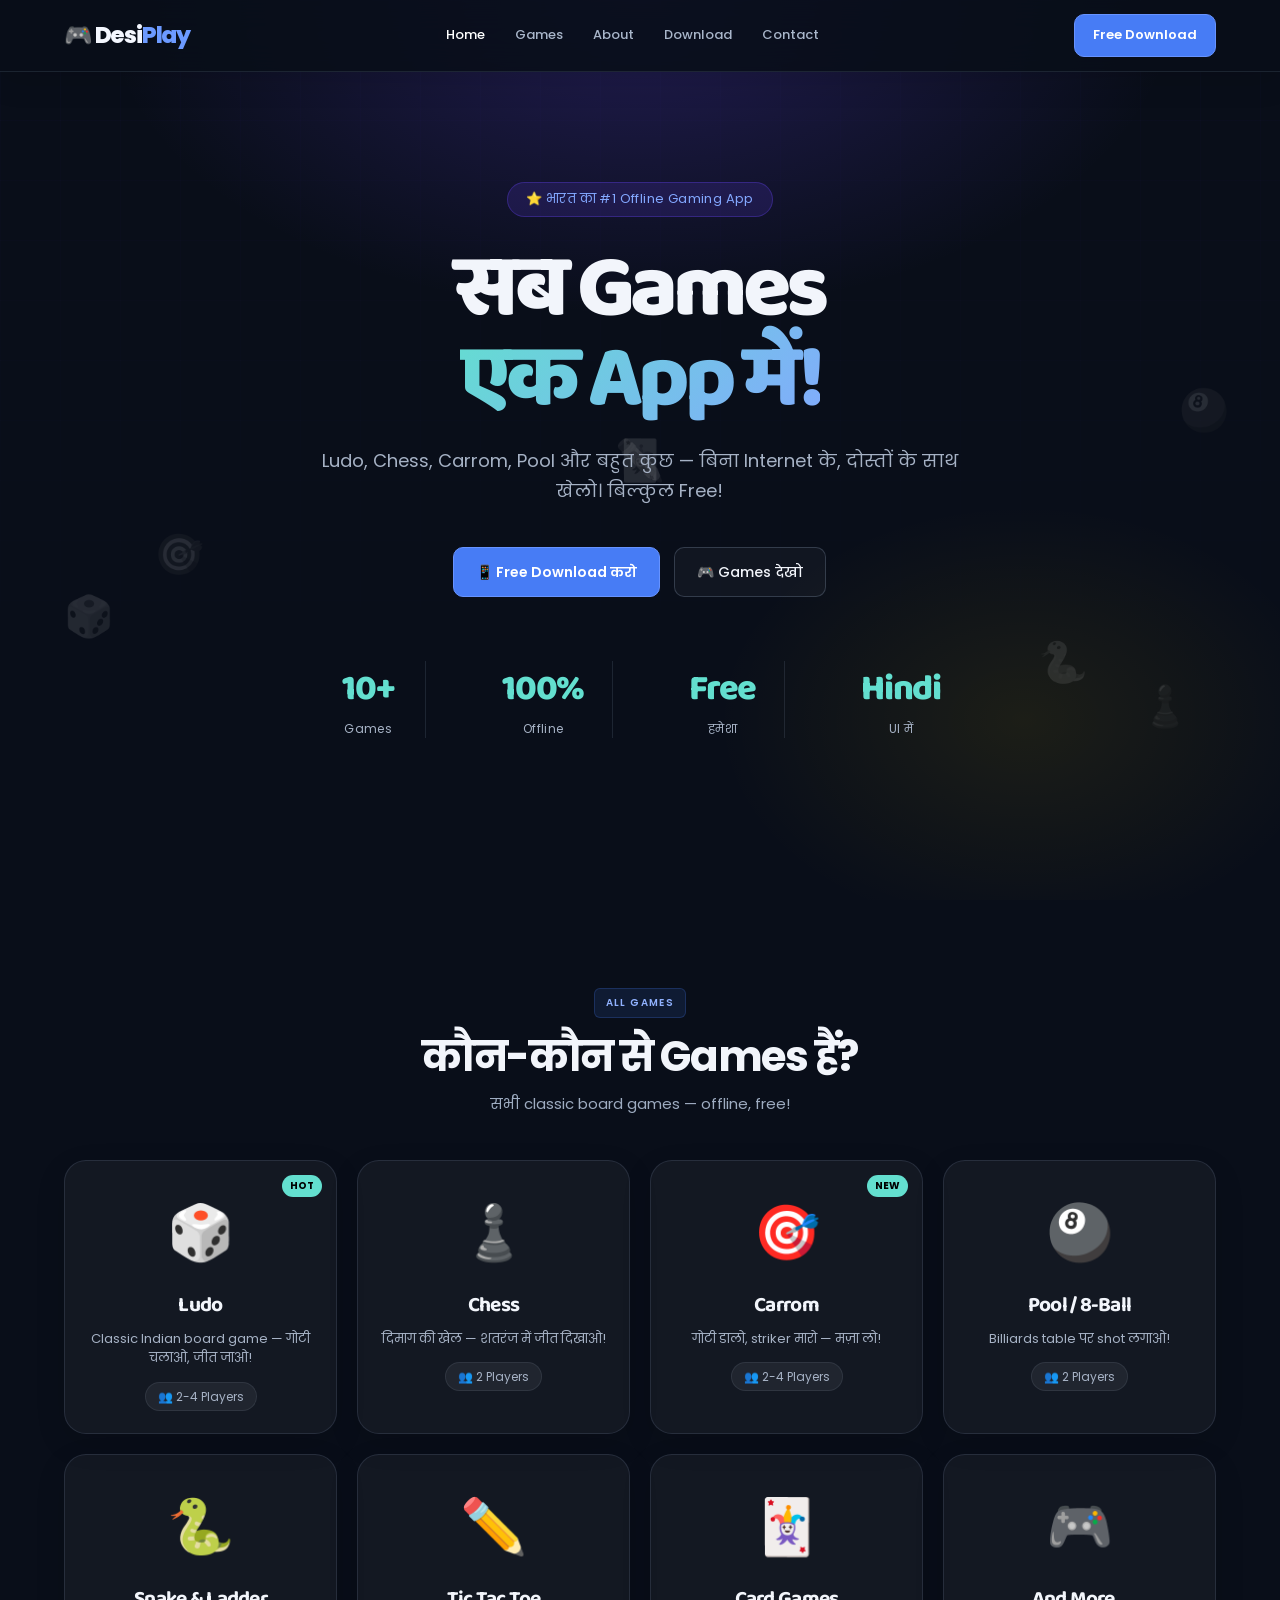
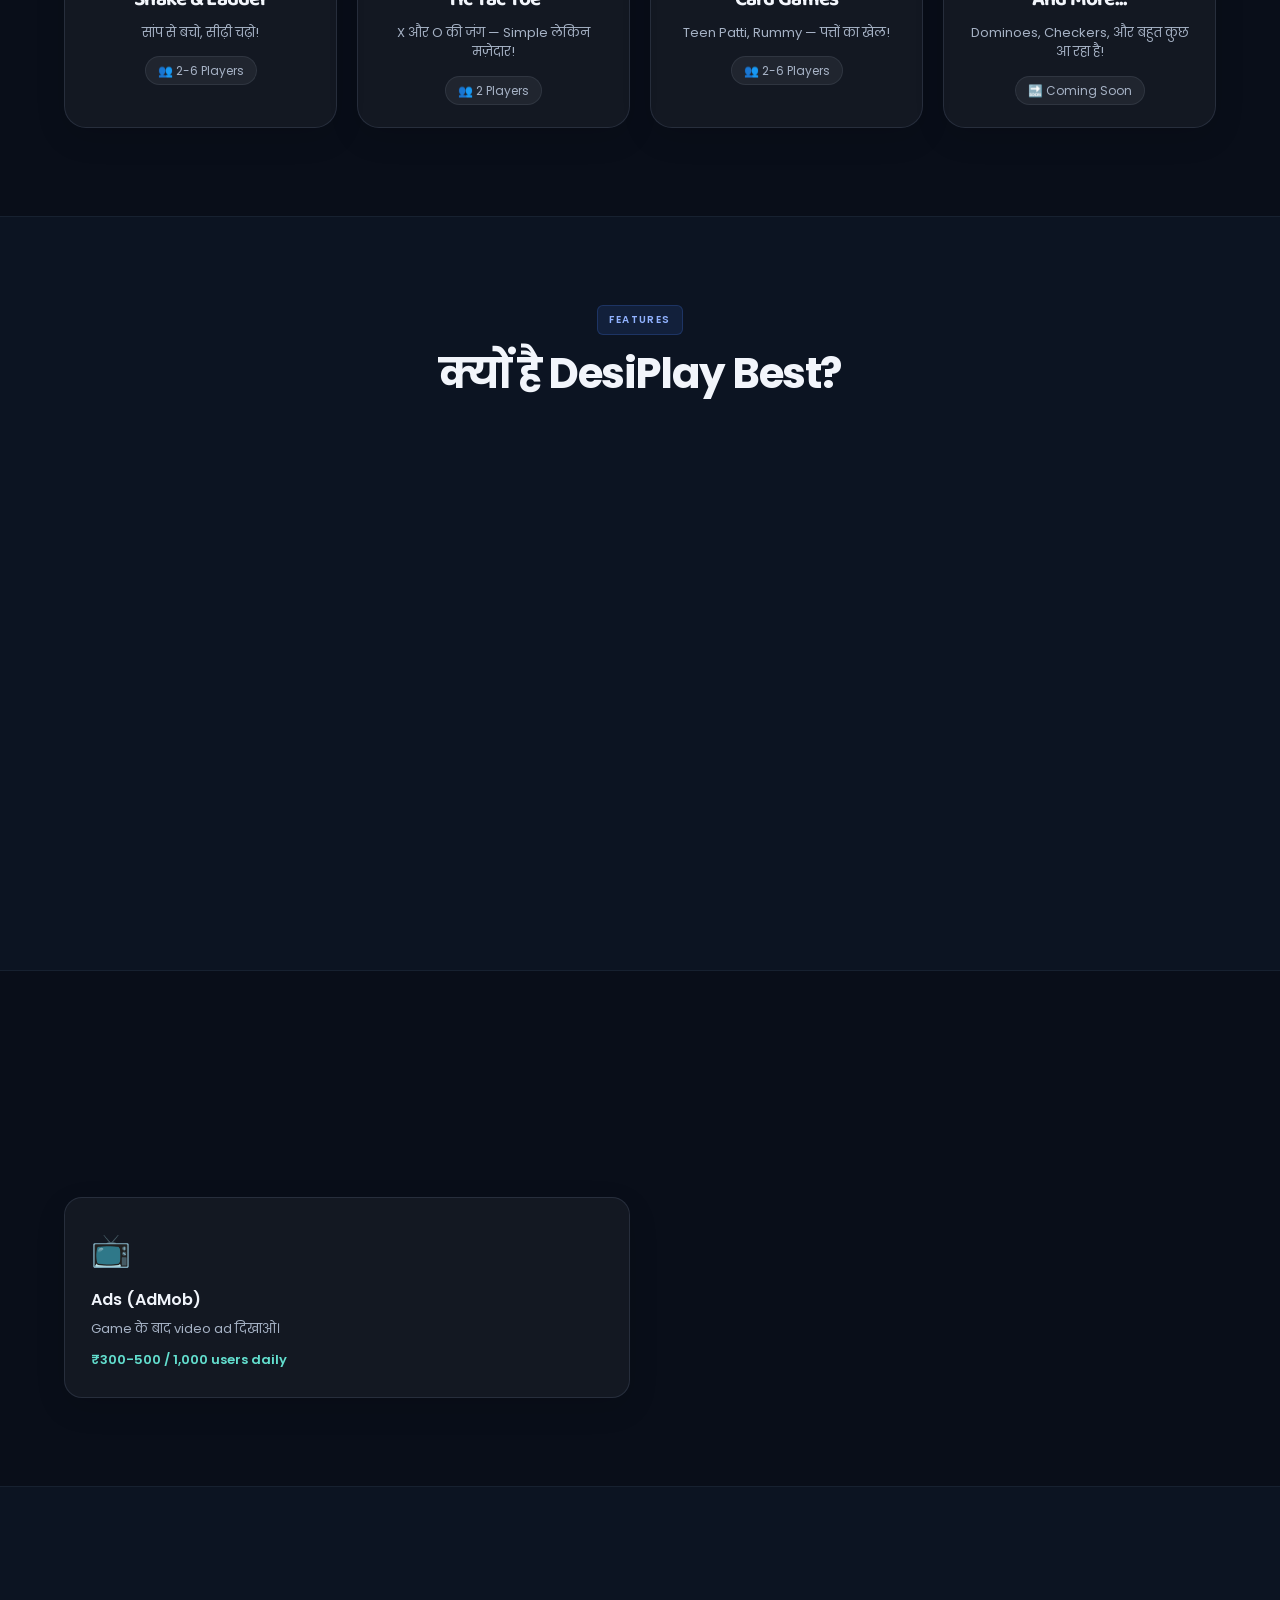
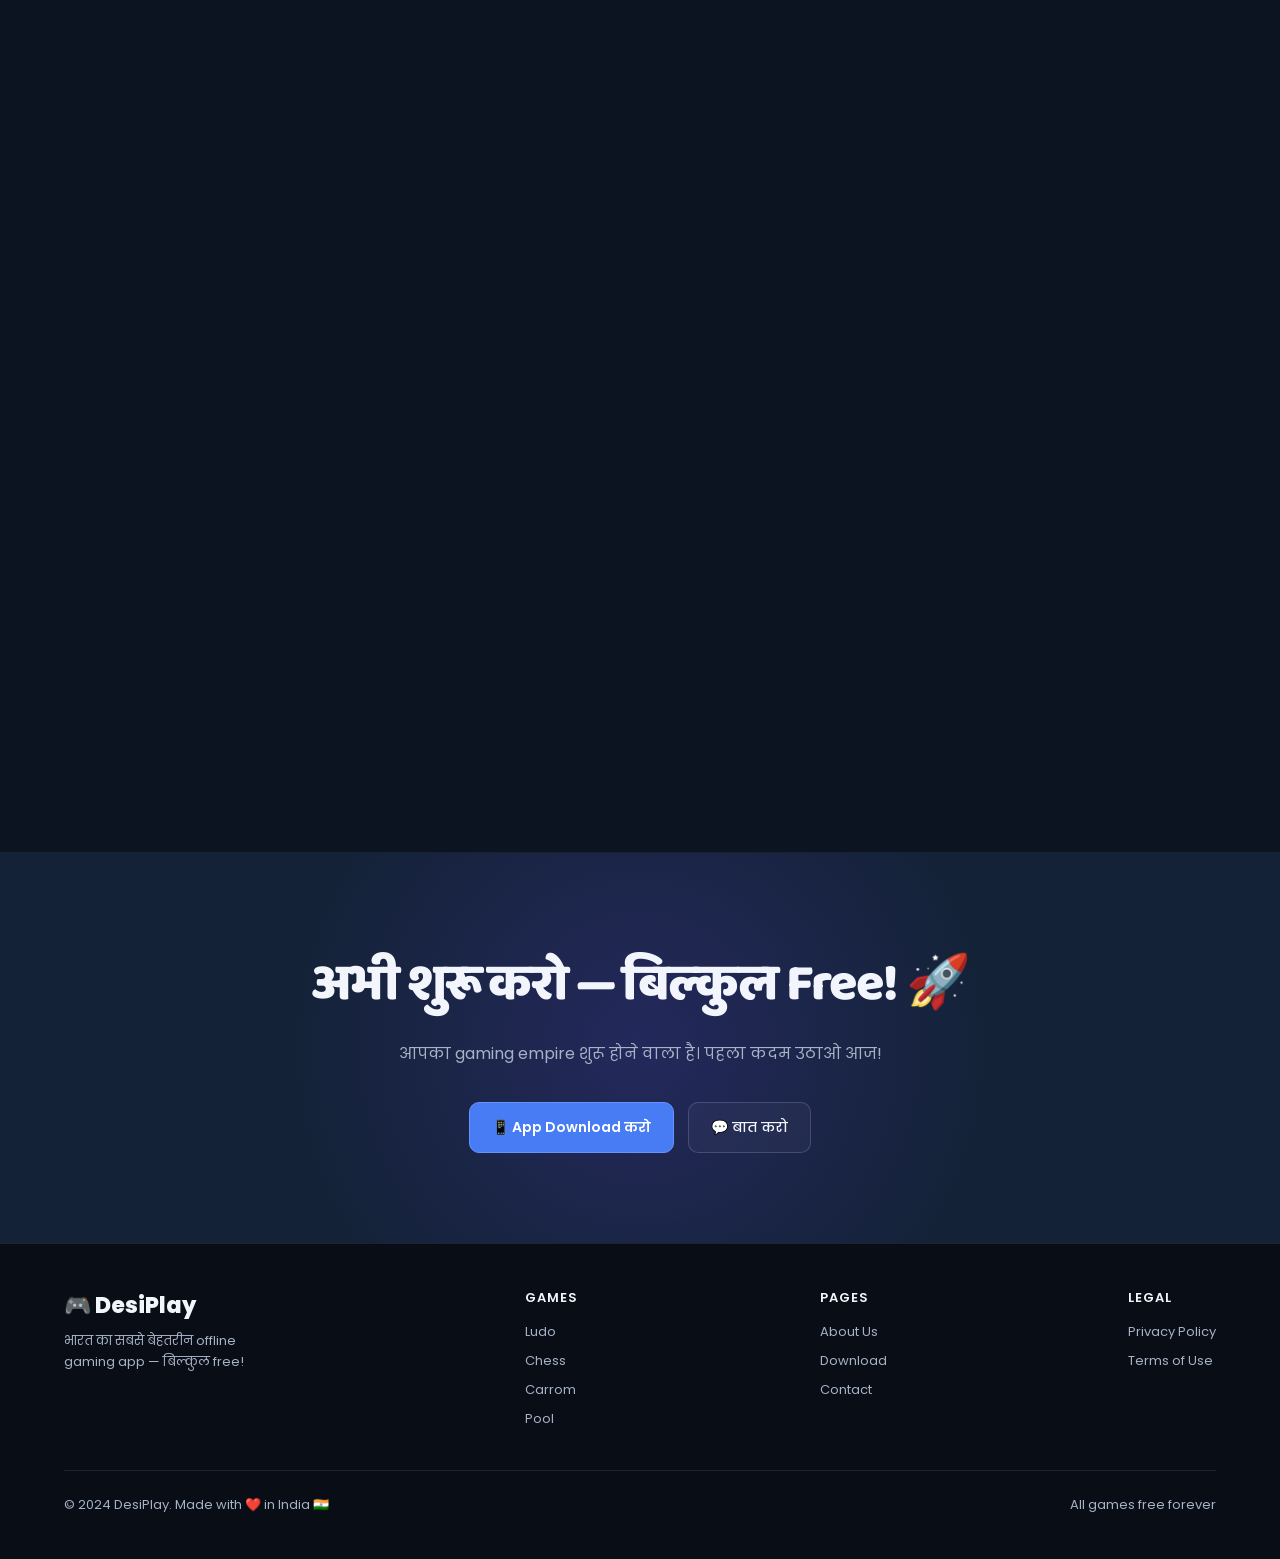
<file: index (1).html>
<!DOCTYPE html>
<html lang="hi">
<head>
<meta charset="UTF-8">
<meta name="viewport" content="width=device-width,initial-scale=1.0">
<title>DesiPlay — भारत का Gaming Hub</title>
<link rel="stylesheet" href="style.css">
<style>
.hero { min-height:100vh; display:flex; align-items:center; justify-content:center; text-align:center; padding:80px 5% 60px; position:relative; overflow:hidden; }
.hero-bg { position:absolute; inset:0; background:radial-gradient(ellipse 60% 50% at 50% 0%,rgba(108,71,255,0.25) 0%,transparent 70%),radial-gradient(ellipse 40% 40% at 80% 80%,rgba(255,215,0,0.08) 0%,transparent 60%); }
.grid-bg { position:absolute; inset:0; background-image:linear-gradient(rgba(108,71,255,0.06) 1px,transparent 1px),linear-gradient(90deg,rgba(108,71,255,0.06) 1px,transparent 1px); background-size:60px 60px; }
.hero-content { position:relative; z-index:2; max-width:800px; }
.hero-badge { display:inline-flex; align-items:center; gap:8px; background:rgba(108,71,255,0.15); border:1px solid rgba(108,71,255,0.3); border-radius:100px; padding:6px 18px; margin-bottom:28px; font-size:13px; color:var(--purple2); animation:fadeUp 0.6s ease both; }
.hero-title { font-family:'Baloo 2',cursive; font-size:clamp(44px,9vw,88px); font-weight:800; line-height:1.03; margin-bottom:20px; animation:fadeUp 0.7s ease 0.1s both; }
.hero-title .hl { background:linear-gradient(135deg,var(--gold),var(--purple2)); -webkit-background-clip:text; -webkit-text-fill-color:transparent; }
.hero-sub { font-size:clamp(15px,2.5vw,18px); color:var(--text2); line-height:1.7; margin-bottom:40px; animation:fadeUp 0.7s ease 0.2s both; }
.hero-btns { display:flex; gap:14px; justify-content:center; flex-wrap:wrap; animation:fadeUp 0.7s ease 0.3s both; }
.hero-stats { display:flex; gap:48px; justify-content:center; flex-wrap:wrap; margin-top:64px; animation:fadeUp 0.7s ease 0.4s both; }
.stat-num { font-family:'Baloo 2',cursive; font-size:36px; font-weight:800; color:var(--gold); }
.stat-label { font-size:12px; color:var(--text2); }

.fi { position:absolute; font-size:40px; opacity:0.12; animation:float 7s ease-in-out infinite; pointer-events:none; z-index:1; }
.fi:nth-child(1){top:15%;left:6%;animation-delay:0s}
.fi:nth-child(2){top:20%;right:8%;animation-delay:1.2s}
.fi:nth-child(3){bottom:28%;left:5%;animation-delay:2.1s}
.fi:nth-child(4){bottom:18%;right:7%;animation-delay:0.6s}
.fi:nth-child(5){top:58%;left:12%;animation-delay:3s}
.fi:nth-child(6){top:42%;right:4%;animation-delay:1.8s}
.fi:nth-child(7){top:70%;right:15%;animation-delay:2.5s}

.games-grid { display:grid; grid-template-columns:repeat(auto-fit,minmax(220px,1fr)); gap:20px; }
.game-card { background:var(--card); border:1px solid var(--border); border-radius:22px; padding:28px 20px 22px; text-align:center; cursor:pointer; transition:all 0.25s; position:relative; overflow:hidden; text-decoration:none; display:block; }
.game-card::after { content:''; position:absolute; inset:0; background:linear-gradient(135deg,var(--gc,rgba(108,71,255,0.12)),transparent); opacity:0; transition:opacity 0.3s; }
.game-card:hover { transform:translateY(-7px); border-color:rgba(255,255,255,0.18); }
.game-card:hover::after { opacity:1; }
.game-emoji { font-size:54px; margin-bottom:14px; display:block; }
.game-name { font-family:'Baloo 2',cursive; font-size:21px; font-weight:700; margin-bottom:6px; color:var(--text); }
.game-desc { font-size:13px; color:var(--text2); line-height:1.5; }
.game-players { margin-top:14px; display:inline-flex; align-items:center; gap:5px; background:rgba(255,255,255,0.06); border-radius:100px; padding:4px 12px; font-size:12px; color:var(--text2); }
.g-badge { position:absolute; top:14px; right:14px; background:var(--gold); color:#000; font-size:10px; font-weight:700; padding:3px 8px; border-radius:100px; }

.features-grid { display:grid; grid-template-columns:repeat(auto-fit,minmax(240px,1fr)); gap:24px; }
.feature-card { background:var(--card); border:1px solid var(--border); border-radius:18px; padding:28px; transition:all 0.25s; }
.feature-card:hover { border-color:rgba(108,71,255,0.35); transform:translateY(-3px); }
.feat-icon { width:52px; height:52px; border-radius:14px; display:flex; align-items:center; justify-content:center; font-size:24px; margin-bottom:18px; }
.feat-title { font-size:17px; font-weight:600; margin-bottom:8px; }
.feat-desc { font-size:14px; color:var(--text2); line-height:1.6; }

.money-grid { display:grid; grid-template-columns:repeat(auto-fit,minmax(200px,1fr)); gap:20px; }
.money-card { background:var(--card); border:1px solid var(--border); border-radius:18px; padding:26px; transition:all 0.25s; }
.money-card:hover { border-color:rgba(255,215,0,0.35); transform:translateY(-3px); }
.money-icon { font-size:32px; margin-bottom:12px; }
.money-title { font-size:16px; font-weight:600; margin-bottom:6px; }
.money-desc { font-size:13px; color:var(--text2); line-height:1.5; }
.money-earn { margin-top:12px; font-size:13px; font-weight:600; color:var(--gold); }

.steps { display:flex; flex-direction:column; gap:0; max-width:700px; margin:0 auto; }
.step { display:flex; gap:24px; align-items:flex-start; padding-bottom:40px; position:relative; }
.step:not(:last-child)::after { content:''; position:absolute; left:23px; top:52px; width:2px; bottom:0; background:linear-gradient(var(--purple),transparent); }
.step-num { width:48px; height:48px; border-radius:50%; flex-shrink:0; background:var(--purple); color:#fff; display:flex; align-items:center; justify-content:center; font-family:'Baloo 2',cursive; font-size:20px; font-weight:800; }
.step h3 { font-size:18px; font-weight:600; margin-bottom:6px; }
.step p { font-size:14px; color:var(--text2); line-height:1.6; }
.step-tag { display:inline-block; margin-top:8px; background:rgba(255,215,0,0.12); color:var(--gold); font-size:12px; padding:3px 10px; border-radius:100px; }

.cta-wrap { background:var(--dark3); padding:90px 5%; text-align:center; position:relative; overflow:hidden; }
.cta-glow { position:absolute; width:700px; height:700px; background:radial-gradient(circle,rgba(108,71,255,0.18),transparent 70%); top:50%; left:50%; transform:translate(-50%,-50%); }
.cta-wrap h2 { font-family:'Baloo 2',cursive; font-size:clamp(28px,5vw,52px); font-weight:800; margin-bottom:14px; position:relative; }
.cta-wrap p { color:var(--text2); font-size:16px; margin-bottom:36px; position:relative; }
.cta-btns { display:flex; gap:14px; justify-content:center; flex-wrap:wrap; position:relative; }

@keyframes fadeUp { from{opacity:0;transform:translateY(22px)} to{opacity:1;transform:translateY(0)} }
@keyframes float { 0%,100%{transform:translateY(0) rotate(0deg)} 50%{transform:translateY(-18px) rotate(5deg)} }
</style>
</head>
<body>
<nav>
  <a href="index.html" class="nav-logo">🎮 Desi<span>Play</span></a>
  <div class="nav-links">
    <a href="index.html" class="active">Home</a>
    <a href="games.html">Games</a>
    <a href="about.html">About</a>
    <a href="download.html">Download</a>
    <a href="contact.html">Contact</a>
  </div>
  <a href="download.html" class="nav-cta">Free Download</a>
</nav>

<section class="hero">
  <div class="hero-bg"></div>
  <div class="grid-bg"></div>
  <div class="fi">🎲</div><div class="fi">♟️</div><div class="fi">🎯</div>
  <div class="fi">🎱</div><div class="fi">🐍</div><div class="fi">🃏</div><div class="fi">✏️</div>
  <div class="hero-content">
    <div class="hero-badge">⭐ भारत का #1 Offline Gaming App</div>
    <h1 class="hero-title">सब Games<br><span class="hl">एक App में!</span></h1>
    <p class="hero-sub">Ludo, Chess, Carrom, Pool और बहुत कुछ — बिना Internet के, दोस्तों के साथ खेलो। बिल्कुल Free!</p>
    <div class="hero-btns">
      <a href="download.html" class="btn-primary">📱 Free Download करो</a>
      <a href="games.html" class="btn-secondary">🎮 Games देखो</a>
    </div>
    <div class="hero-stats">
      <div class="stat"><div class="stat-num">10+</div><div class="stat-label">Games</div></div>
      <div class="stat"><div class="stat-num">100%</div><div class="stat-label">Offline</div></div>
      <div class="stat"><div class="stat-num">Free</div><div class="stat-label">हमेशा</div></div>
      <div class="stat"><div class="stat-num">Hindi</div><div class="stat-label">UI में</div></div>
    </div>
  </div>
</section>

<section class="section">
  <div class="section-header reveal">
    <div class="section-tag">All Games</div>
    <h2 class="section-title">कौन-कौन से Games हैं?</h2>
    <p class="section-sub">सभी classic board games — offline, free!</p>
  </div>
  <div class="games-grid">
    <a href="games/ludo.html" class="game-card reveal" style="--gc:rgba(255,165,0,0.15)">
      <div class="g-badge">HOT</div>
      <span class="game-emoji">🎲</span>
      <div class="game-name">Ludo</div>
      <div class="game-desc">Classic Indian board game — गोटी चलाओ, जीत जाओ!</div>
      <div class="game-players">👥 2-4 Players</div>
    </a>
    <a href="games/chess.html" class="game-card reveal" style="--gc:rgba(100,100,255,0.15)">
      <span class="game-emoji">♟️</span>
      <div class="game-name">Chess</div>
      <div class="game-desc">दिमाग की खेल — शतरंज में जीत दिखाओ!</div>
      <div class="game-players">👥 2 Players</div>
    </a>
    <a href="games/carrom.html" class="game-card reveal" style="--gc:rgba(0,200,100,0.15)">
      <div class="g-badge">NEW</div>
      <span class="game-emoji">🎯</span>
      <div class="game-name">Carrom</div>
      <div class="game-desc">गोटी डालो, striker मारो — मज़ा लो!</div>
      <div class="game-players">👥 2-4 Players</div>
    </a>
    <a href="games/pool.html" class="game-card reveal" style="--gc:rgba(255,50,100,0.15)">
      <span class="game-emoji">🎱</span>
      <div class="game-name">Pool / 8-Ball</div>
      <div class="game-desc">Billiards table पर shot लगाओ!</div>
      <div class="game-players">👥 2 Players</div>
    </a>
    <a href="games/snake.html" class="game-card reveal" style="--gc:rgba(150,50,255,0.15)">
      <span class="game-emoji">🐍</span>
      <div class="game-name">Snake & Ladder</div>
      <div class="game-desc">सांप से बचो, सीढ़ी चढ़ो!</div>
      <div class="game-players">👥 2-6 Players</div>
    </a>
    <a href="games/tictactoe.html" class="game-card reveal" style="--gc:rgba(255,200,0,0.15)">
      <span class="game-emoji">✏️</span>
      <div class="game-name">Tic Tac Toe</div>
      <div class="game-desc">X और O की जंग — Simple लेकिन मज़ेदार!</div>
      <div class="game-players">👥 2 Players</div>
    </a>
    <a href="games/cards.html" class="game-card reveal" style="--gc:rgba(255,100,50,0.15)">
      <span class="game-emoji">🃏</span>
      <div class="game-name">Card Games</div>
      <div class="game-desc">Teen Patti, Rummy — पत्तों का खेल!</div>
      <div class="game-players">👥 2-6 Players</div>
    </a>
    <a href="games/more.html" class="game-card reveal" style="--gc:rgba(0,200,200,0.15)">
      <span class="game-emoji">🎮</span>
      <div class="game-name">And More...</div>
      <div class="game-desc">Dominoes, Checkers, और बहुत कुछ आ रहा है!</div>
      <div class="game-players">🔜 Coming Soon</div>
    </a>
  </div>
</section>

<section class="section section-dark">
  <div class="section-header reveal">
    <div class="section-tag">Features</div>
    <h2 class="section-title">क्यों है DesiPlay Best?</h2>
  </div>
  <div class="features-grid">
    <div class="feature-card reveal"><div class="feat-icon" style="background:rgba(108,71,255,0.15)">📶</div><div class="feat-title">100% Offline</div><div class="feat-desc">Internet नहीं चाहिए! गांव हो या शहर, कहीं भी खेलो।</div></div>
    <div class="feature-card reveal"><div class="feat-icon" style="background:rgba(255,215,0,0.15)">👥</div><div class="feat-title">Local Multiplayer</div><div class="feat-desc">एक phone पर 4 लोग खेल सकते हैं!</div></div>
    <div class="feature-card reveal"><div class="feat-icon" style="background:rgba(0,200,100,0.15)">🇮🇳</div><div class="feat-title">Hindi Interface</div><div class="feat-desc">पूरा app Hindi में — कोई भी समझ सकता है!</div></div>
    <div class="feature-card reveal"><div class="feat-icon" style="background:rgba(255,100,100,0.15)">⚡</div><div class="feat-title">Light & Fast</div><div class="feat-desc">सिर्फ 25MB — पुराने phones पर भी चलेगा।</div></div>
    <div class="feature-card reveal"><div class="feat-icon" style="background:rgba(100,200,255,0.15)">🎨</div><div class="feat-title">Custom Themes</div><div class="feat-desc">Board का look बदलो — अपनी पसंद का style!</div></div>
    <div class="feature-card reveal"><div class="feat-icon" style="background:rgba(255,150,0,0.15)">🏆</div><div class="feat-title">Leaderboard</div><div class="feat-desc">दोस्तों से compete करो — champion कौन है?</div></div>
  </div>
</section>

<section class="section">
  <div class="section-header reveal">
    <div class="section-tag">Paise Kamao</div>
    <h2 class="section-title">Free App से कमाई कैसे?</h2>
  </div>
  <div class="money-grid">
    <div class="money-card reveal"><div class="money-icon">📺</div><div class="money-title">Ads (AdMob)</div><div class="money-desc">Game के बाद video ad दिखाओ।</div><div class="money-earn">₹300-500 / 1,000 users daily</div></div>
    <div class="money-card reveal"><div class="money-icon">🎨</div><div class="money-title">Premium Themes</div><div class="money-desc">नए board designs बेचो।</div><div class="money-earn">₹5,000+ / महीना possible</div></div>
  </div>
</section>

<section class="section section-dark">
  <div class="section-header reveal">
    <div class="section-tag">Shuru Karo</div>
    <h2 class="section-title">App कैसे बनाएं?</h2>
  </div>
  <div class="steps">
    <div class="step reveal"><div class="step-num">1</div><div><h3>Unity Download करो</h3><p>unity.com पर जाओ — Personal version बिल्कुल free है।</p><span class="step-tag">⚡ Free Forever</span></div></div>
    <div class="step reveal"><div class="step-num">2</div><div><h3>पहले Ludo बनाओ</h3><p>YouTube पर tutorials देखो — 2-3 हफ्ते में ready!</p><span class="step-tag">📺 YouTube से सीखो</span></div></div>
    <div class="step reveal"><div class="step-num">3</div><div><h3>AdMob Ads लगाओ</h3><p>admob.google.com पर free account — ads का code लगाओ।</p><span class="step-tag">💰 कमाई का रास्ता</span></div></div>
    <div class="step reveal"><div class="step-num">4</div><div><h3>Play Store Publish</h3><p>₹1,750 एक बार — दुनिया को दिखाओ!</p><span class="step-tag">🚀 Launch!</span></div></div>
    <div class="step reveal"><div class="step-num">5</div><div><h3>Promote और कमाओ</h3><p>WhatsApp, Instagram — users बढ़ाओ, पैसे कमाओ!</p><span class="step-tag">🎉 ₹10,000-50,000/महीना</span></div></div>
  </div>
</section>

<div class="cta-wrap">
  <div class="cta-glow"></div>
  <h2>अभी शुरू करो — बिल्कुल Free! 🚀</h2>
  <p>आपका gaming empire शुरू होने वाला है। पहला कदम उठाओ आज!</p>
  <div class="cta-btns">
    <a href="download.html" class="btn-primary">📱 App Download करो</a>
    <a href="contact.html" class="btn-secondary">💬 बात करो</a>
  </div>
</div>

<footer>
  <div class="footer-top">
    <div class="footer-brand"><span class="footer-logo">🎮 DesiPlay</span><p>भारत का सबसे बेहतरीन offline gaming app — बिल्कुल free!</p></div>
    <div class="footer-col"><h4>Games</h4><a href="games/ludo.html">Ludo</a><a href="games/chess.html">Chess</a><a href="games/carrom.html">Carrom</a><a href="games/pool.html">Pool</a></div>
    <div class="footer-col"><h4>Pages</h4><a href="about.html">About Us</a><a href="download.html">Download</a><a href="contact.html">Contact</a></div>
    <div class="footer-col"><h4>Legal</h4><a href="#">Privacy Policy</a><a href="#">Terms of Use</a></div>
  </div>
  <div class="footer-bottom"><span class="footer-copy">© 2024 DesiPlay. Made with ❤️ in India 🇮🇳</span><span class="footer-copy">All games free forever</span></div>
</footer>

<script>
const obs = new IntersectionObserver(entries=>{entries.forEach((e,i)=>{if(e.isIntersecting)setTimeout(()=>e.target.classList.add('visible'),i*80)})},{threshold:0.1});
document.querySelectorAll('.reveal').forEach(r=>obs.observe(r));
</script>
</body>
</html>
</file>
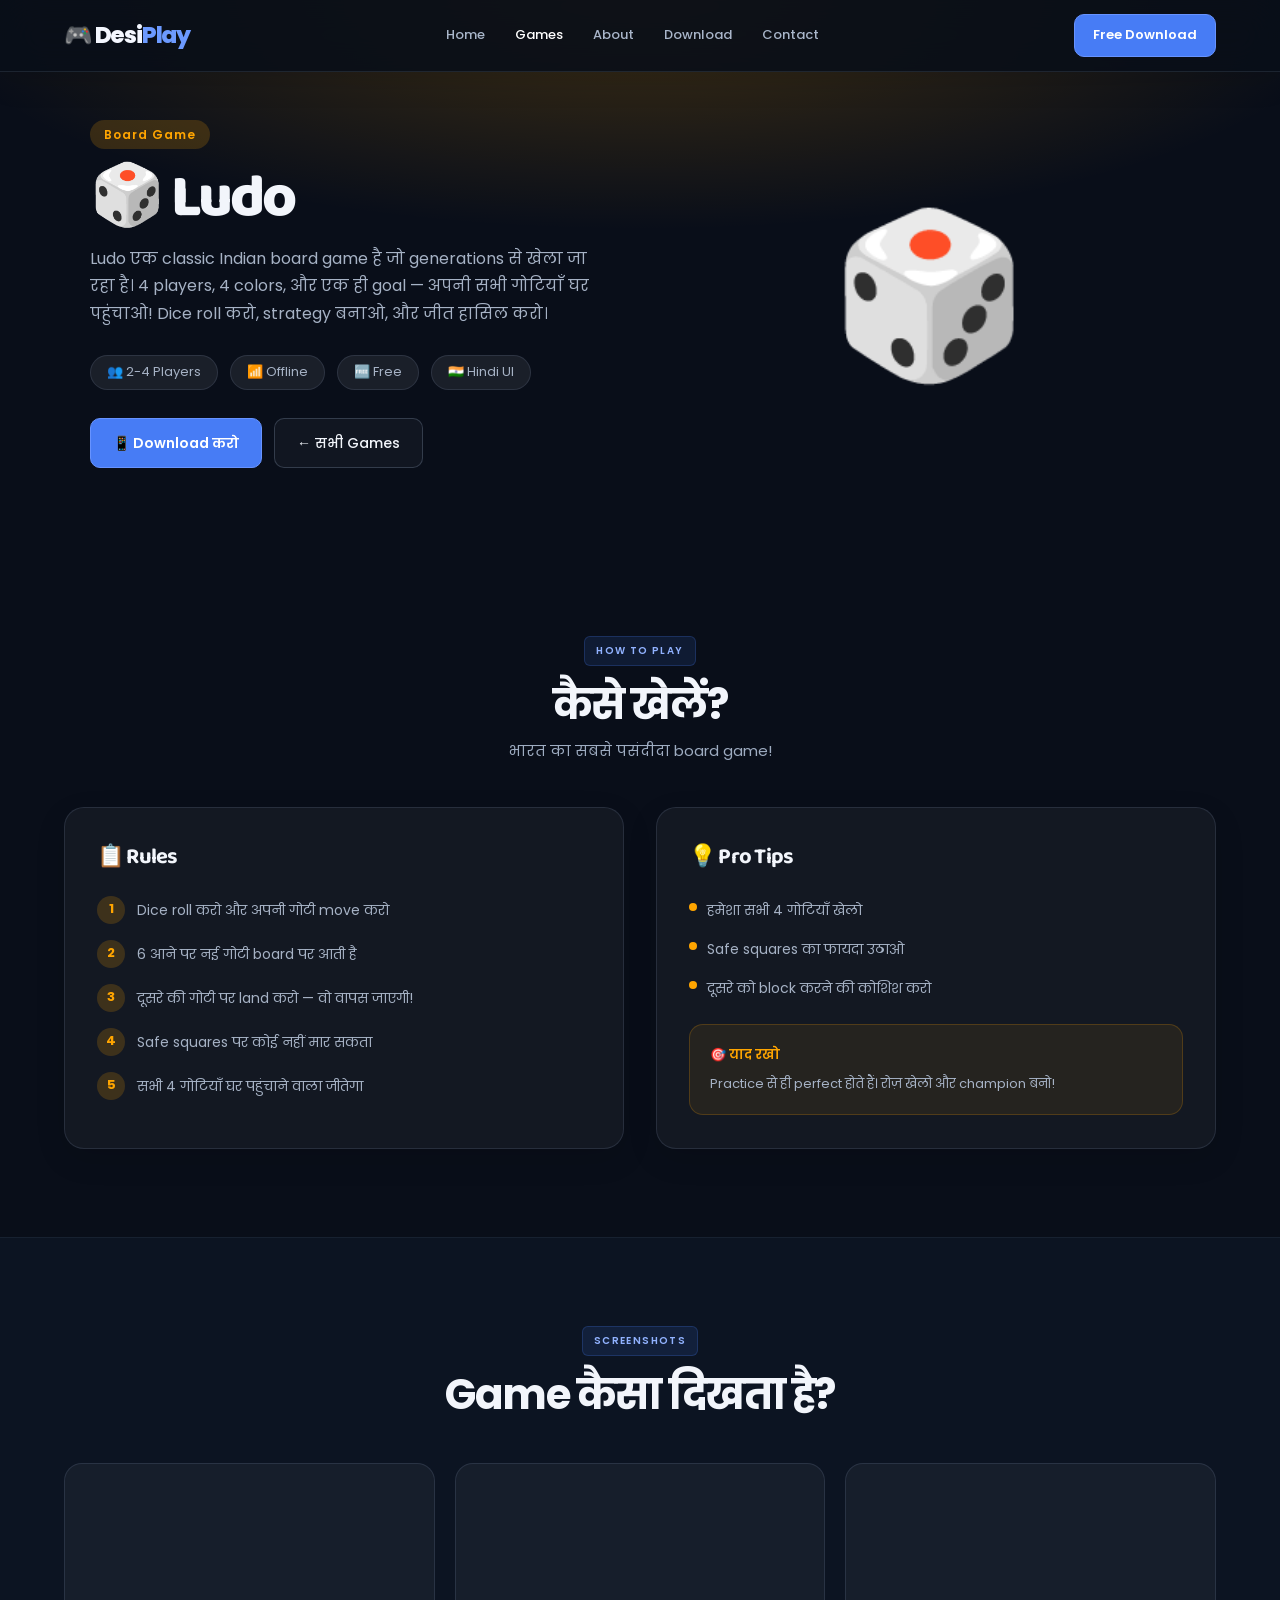
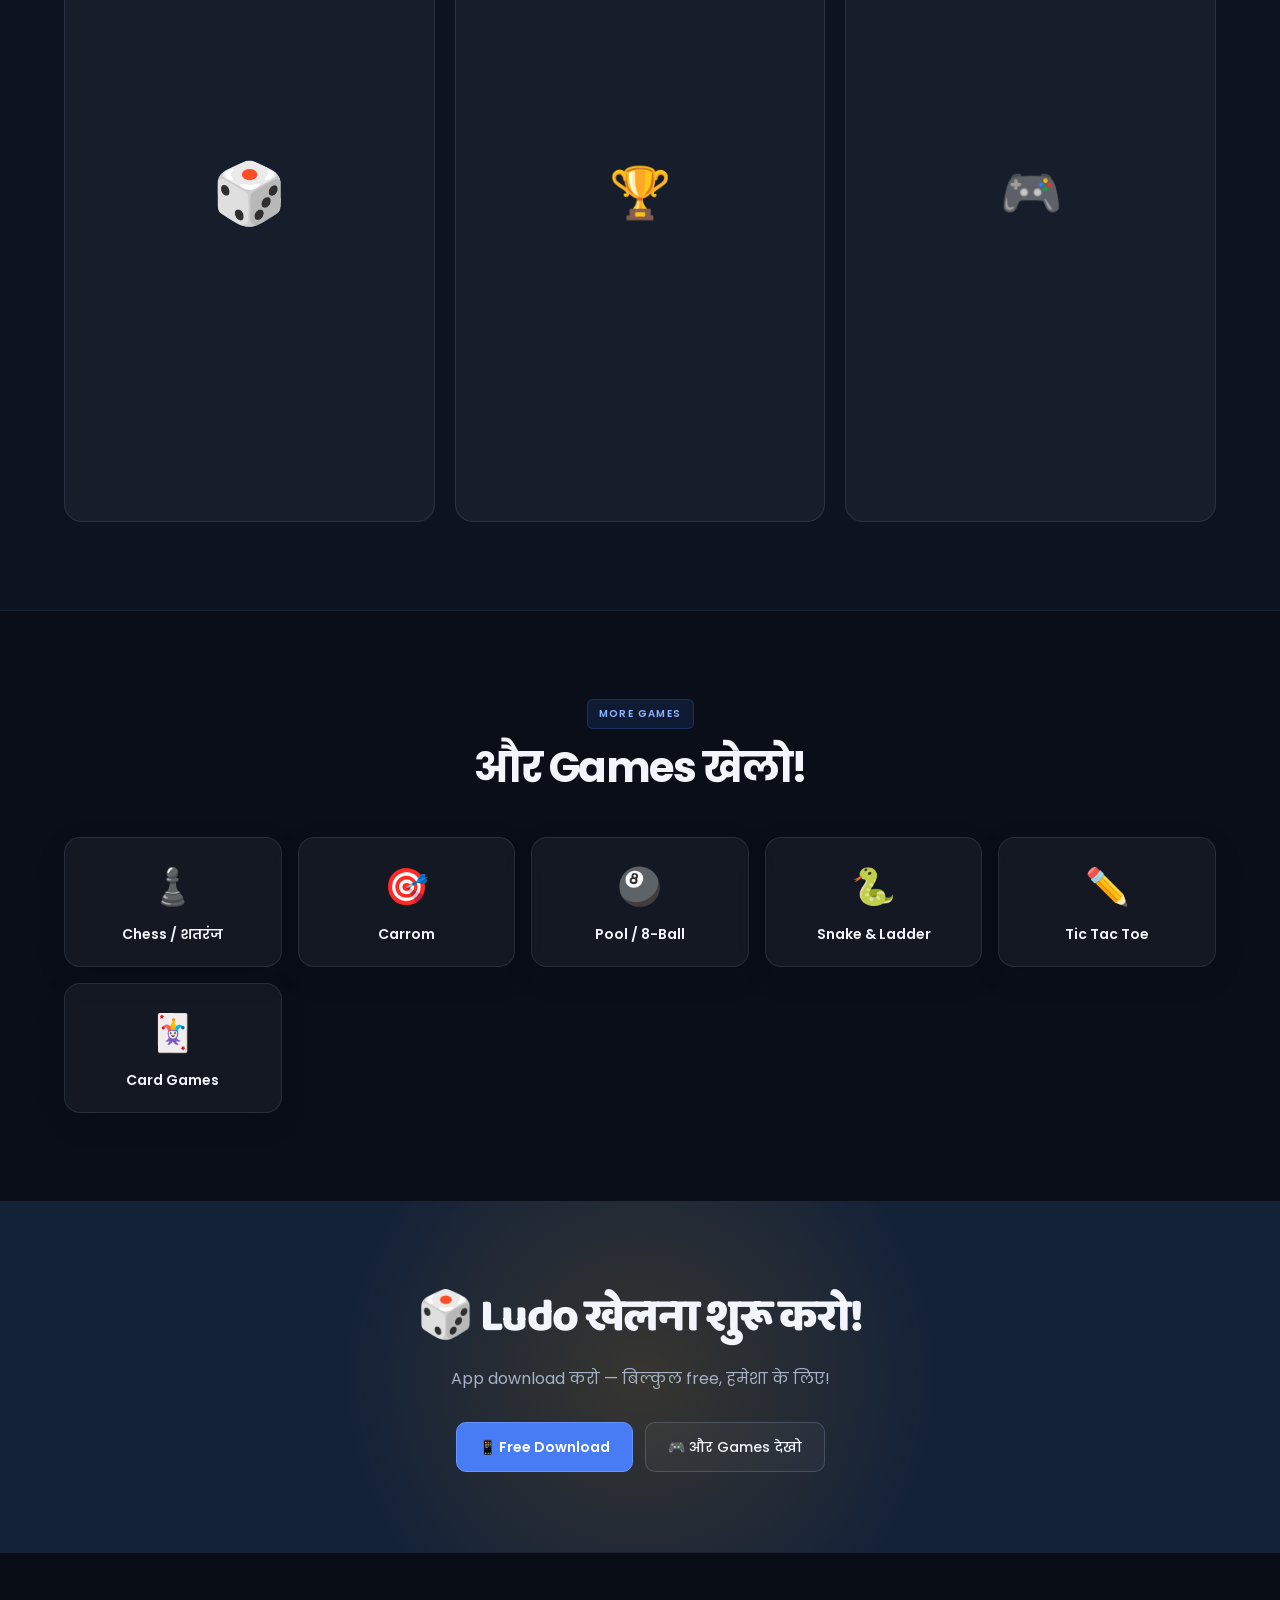
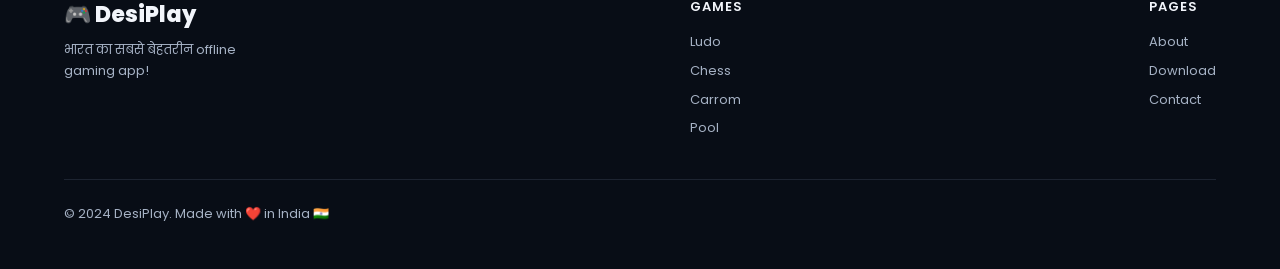
<file: ludo.html>
<!DOCTYPE html>
<html lang="hi">
<head>
<meta charset="UTF-8">
<meta name="viewport" content="width=device-width,initial-scale=1.0">
<title>DesiPlay — Ludo</title>
<link rel="stylesheet" href="../style.css">
<style>
.game-hero{padding:120px 5% 80px;position:relative;overflow:hidden;}
.game-hero-bg{position:absolute;inset:0;background:radial-gradient(ellipse 80% 60% at 50% 0%,rgba(255,165,0,0.22) 0%,transparent 70%);}
.game-hero-inner{position:relative;z-index:2;display:grid;grid-template-columns:1fr 1fr;gap:60px;align-items:center;max-width:1100px;margin:0 auto;}
.game-big-emoji{font-size:clamp(100px,15vw,160px);text-align:center;animation:floatBig 4s ease-in-out infinite;}
.game-hero-text h1{font-family:'Baloo 2',cursive;font-size:clamp(36px,6vw,60px);font-weight:800;line-height:1.1;margin-bottom:14px;}
.game-hero-text .cat{display:inline-block;background:rgba(255,165,0,0.18);color:rgb(255,165,0);border-radius:100px;padding:5px 14px;font-size:12px;font-weight:600;margin-bottom:16px;letter-spacing:1px;}
.game-hero-text p{color:var(--text2);font-size:16px;line-height:1.7;margin-bottom:28px;}
.meta-pills{display:flex;gap:12px;flex-wrap:wrap;margin-bottom:28px;}
.meta-pill{background:rgba(255,255,255,0.07);border:1px solid var(--border);border-radius:100px;padding:6px 16px;font-size:13px;color:var(--text2);}
.hero-btns{display:flex;gap:12px;flex-wrap:wrap;}

.rules-grid{display:grid;grid-template-columns:1fr 1fr;gap:32px;}
.rules-box,.tips-box{background:var(--card);border:1px solid var(--border);border-radius:20px;padding:32px;}
.rules-box h3,.tips-box h3{font-family:'Baloo 2',cursive;font-size:22px;font-weight:700;margin-bottom:20px;}
.rule-item{display:flex;gap:12px;align-items:flex-start;margin-bottom:16px;}
.rule-num{width:28px;height:28px;border-radius:50%;background:rgba(255,165,0,0.18);color:rgb(255,165,0);display:flex;align-items:center;justify-content:center;font-size:13px;font-weight:700;flex-shrink:0;}
.rule-text{font-size:14px;color:var(--text2);line-height:1.6;padding-top:3px;}
.tip-item{display:flex;gap:10px;align-items:flex-start;margin-bottom:14px;}
.tip-dot{width:8px;height:8px;border-radius:50%;background:rgb(255,165,0);flex-shrink:0;margin-top:7px;}

.screenshots{display:grid;grid-template-columns:repeat(3,1fr);gap:20px;}
.screenshot{background:var(--card);border:1px solid var(--border);border-radius:18px;aspect-ratio:9/16;display:flex;align-items:center;justify-content:center;font-size:60px;}

.other-games{display:grid;grid-template-columns:repeat(auto-fill,minmax(180px,1fr));gap:16px;}
.other-card{background:var(--card);border:1px solid var(--border);border-radius:16px;padding:20px;text-align:center;text-decoration:none;transition:all 0.2s;display:block;}
.other-card:hover{transform:translateY(-4px);border-color:rgba(255,255,255,0.15);}
.other-card span{font-size:36px;display:block;margin-bottom:8px;}
.other-card p{font-size:14px;font-weight:600;color:var(--text);}

.cta-wrap{background:var(--dark3);padding:80px 5%;text-align:center;position:relative;overflow:hidden;}
.cta-glow{position:absolute;width:600px;height:600px;background:radial-gradient(circle,rgba(255,165,0,0.15),transparent 70%);top:50%;left:50%;transform:translate(-50%,-50%);}
.cta-wrap h2{font-family:'Baloo 2',cursive;font-size:clamp(26px,4vw,46px);font-weight:800;margin-bottom:12px;position:relative;}
.cta-wrap p{color:var(--text2);margin-bottom:30px;position:relative;}
.cta-btns{display:flex;gap:12px;justify-content:center;flex-wrap:wrap;position:relative;}

@keyframes floatBig{0%,100%{transform:translateY(0) rotate(-3deg)}50%{transform:translateY(-20px) rotate(3deg)}}
@media(max-width:768px){.game-hero-inner{grid-template-columns:1fr;text-align:center;}.game-big-emoji{font-size:100px;order:-1;}.meta-pills{justify-content:center;}.hero-btns{justify-content:center;}.rules-grid{grid-template-columns:1fr;}.screenshots{grid-template-columns:repeat(2,1fr);}}
</style>
</head>
<body>
<nav>
  <a href="../index.html" class="nav-logo">🎮 Desi<span>Play</span></a>
  <div class="nav-links">
    <a href="../index.html">Home</a>
    <a href="../games.html" class="active">Games</a>
    <a href="../about.html">About</a>
    <a href="../download.html">Download</a>
    <a href="../contact.html">Contact</a>
  </div>
  <a href="../download.html" class="nav-cta">Free Download</a>
</nav>

<div class="game-hero">
  <div class="game-hero-bg"></div>
  <div class="game-hero-inner">
    <div class="game-hero-text reveal">
      <div class="cat">Board Game</div>
      <h1>🎲 Ludo</h1>
      <p>Ludo एक classic Indian board game है जो generations से खेला जा रहा है। 4 players, 4 colors, और एक ही goal — अपनी सभी गोटियाँ घर पहुंचाओ! Dice roll करो, strategy बनाओ, और जीत हासिल करो।</p>
      <div class="meta-pills">
        <span class="meta-pill">👥 2-4 Players</span>
        <span class="meta-pill">📶 Offline</span>
        <span class="meta-pill">🆓 Free</span>
        <span class="meta-pill">🇮🇳 Hindi UI</span>
      </div>
      <div class="hero-btns">
        <a href="../download.html" class="btn-primary">📱 Download करो</a>
        <a href="../games.html" class="btn-secondary">← सभी Games</a>
      </div>
    </div>
    <div class="game-big-emoji reveal">🎲</div>
  </div>
</div>

<section class="section">
  <div class="section-header reveal">
    <div class="section-tag">How to Play</div>
    <h2 class="section-title">कैसे खेलें?</h2>
    <p class="section-sub">भारत का सबसे पसंदीदा board game!</p>
  </div>
  <div class="rules-grid">
    <div class="rules-box reveal">
      <h3>📋 Rules</h3>
      <div class="rule-item"><div class="rule-num">1</div><div class="rule-text">Dice roll करो और अपनी गोटी move करो</div></div><div class="rule-item"><div class="rule-num">2</div><div class="rule-text">6 आने पर नई गोटी board पर आती है</div></div><div class="rule-item"><div class="rule-num">3</div><div class="rule-text">दूसरे की गोटी पर land करो — वो वापस जाएगी!</div></div><div class="rule-item"><div class="rule-num">4</div><div class="rule-text">Safe squares पर कोई नहीं मार सकता</div></div><div class="rule-item"><div class="rule-num">5</div><div class="rule-text">सभी 4 गोटियाँ घर पहुंचाने वाला जीतेगा</div></div>
    </div>
    <div class="tips-box reveal">
      <h3>💡 Pro Tips</h3>
      <div class="tip-item"><div class="tip-dot"></div><div class="rule-text">हमेशा सभी 4 गोटियाँ खेलो</div></div><div class="tip-item"><div class="tip-dot"></div><div class="rule-text">Safe squares का फायदा उठाओ</div></div><div class="tip-item"><div class="tip-dot"></div><div class="rule-text">दूसरे को block करने की कोशिश करो</div></div>
      <div style="margin-top:24px;padding:20px;background:rgba(255,165,0,0.08);border-radius:14px;border:1px solid rgba(255,165,0,0.2);">
        <div style="font-size:13px;font-weight:600;color:rgb(255,165,0);margin-bottom:8px;">🎯 याद रखो</div>
        <div style="font-size:13px;color:var(--text2);line-height:1.6;">Practice से ही perfect होते हैं। रोज़ खेलो और champion बनो!</div>
      </div>
    </div>
  </div>
</section>

<section class="section section-dark">
  <div class="section-header reveal">
    <div class="section-tag">Screenshots</div>
    <h2 class="section-title">Game कैसा दिखता है?</h2>
  </div>
  <div class="screenshots">
    <div class="screenshot reveal">🎲</div>
    <div class="screenshot reveal" style="font-size:50px">🏆</div>
    <div class="screenshot reveal" style="font-size:50px">🎮</div>
  </div>
</section>

<section class="section">
  <div class="section-header reveal">
    <div class="section-tag">More Games</div>
    <h2 class="section-title">और Games खेलो!</h2>
  </div>
  <div class="other-games">
    <a href="chess.html" class="other-card"><span>♟️</span><p>Chess / शतरंज</p></a><a href="carrom.html" class="other-card"><span>🎯</span><p>Carrom</p></a><a href="pool.html" class="other-card"><span>🎱</span><p>Pool / 8-Ball</p></a><a href="snake.html" class="other-card"><span>🐍</span><p>Snake & Ladder</p></a><a href="tictactoe.html" class="other-card"><span>✏️</span><p>Tic Tac Toe</p></a><a href="cards.html" class="other-card"><span>🃏</span><p>Card Games</p></a>
  </div>
</section>

<div class="cta-wrap">
  <div class="cta-glow"></div>
  <h2>🎲 Ludo खेलना शुरू करो!</h2>
  <p>App download करो — बिल्कुल free, हमेशा के लिए!</p>
  <div class="cta-btns">
    <a href="../download.html" class="btn-primary">📱 Free Download</a>
    <a href="../games.html" class="btn-secondary">🎮 और Games देखो</a>
  </div>
</div>

<footer>
  <div class="footer-top">
    <div class="footer-brand"><span class="footer-logo">🎮 DesiPlay</span><p>भारत का सबसे बेहतरीन offline gaming app!</p></div>
    <div class="footer-col"><h4>Games</h4><a href="ludo.html">Ludo</a><a href="chess.html">Chess</a><a href="carrom.html">Carrom</a><a href="pool.html">Pool</a></div>
    <div class="footer-col"><h4>Pages</h4><a href="../about.html">About</a><a href="../download.html">Download</a><a href="../contact.html">Contact</a></div>
  </div>
  <div class="footer-bottom"><span class="footer-copy">© 2024 DesiPlay. Made with ❤️ in India 🇮🇳</span></div>
</footer>
<script>
const obs=new IntersectionObserver(entries=>{entries.forEach((e,i)=>{if(e.isIntersecting)setTimeout(()=>e.target.classList.add('visible'),i*80)});},{threshold:0.1});
document.querySelectorAll('.reveal').forEach(r=>obs.observe(r));
</script>
</body>
</html>
</file>
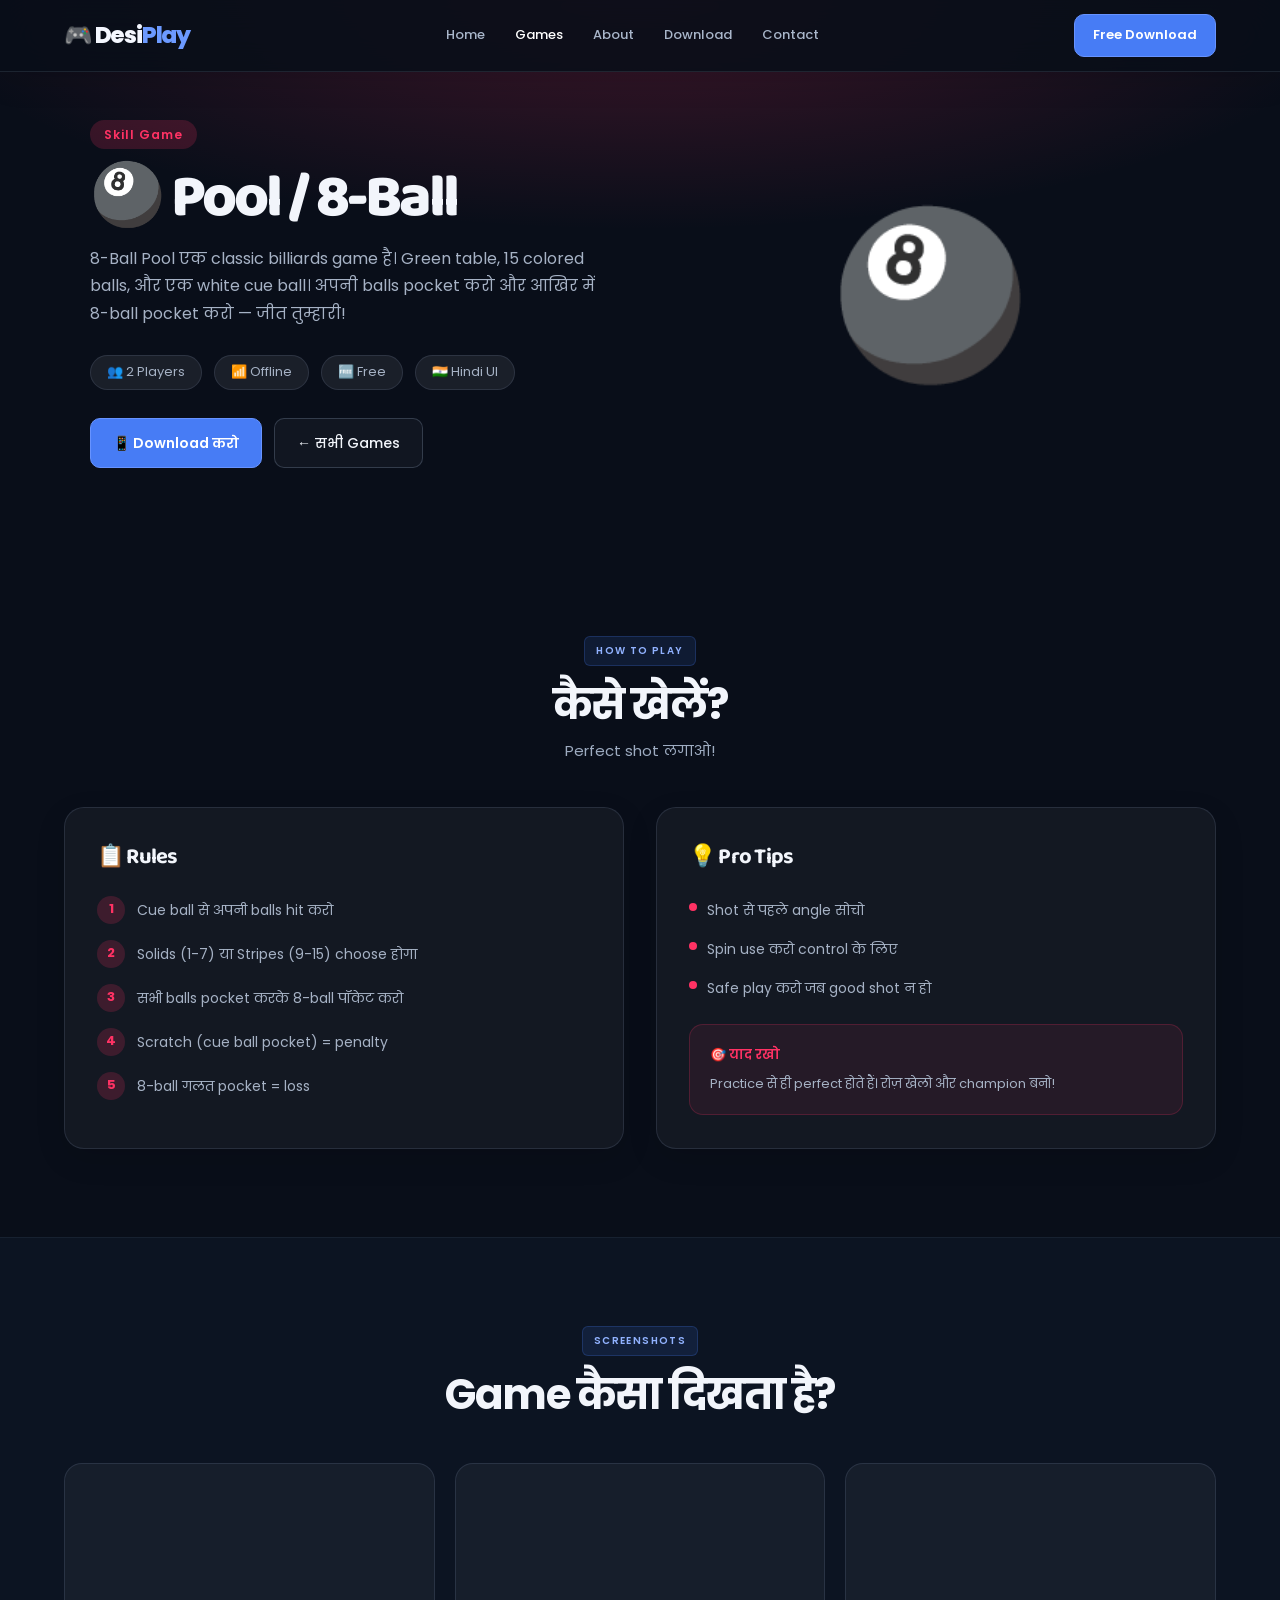
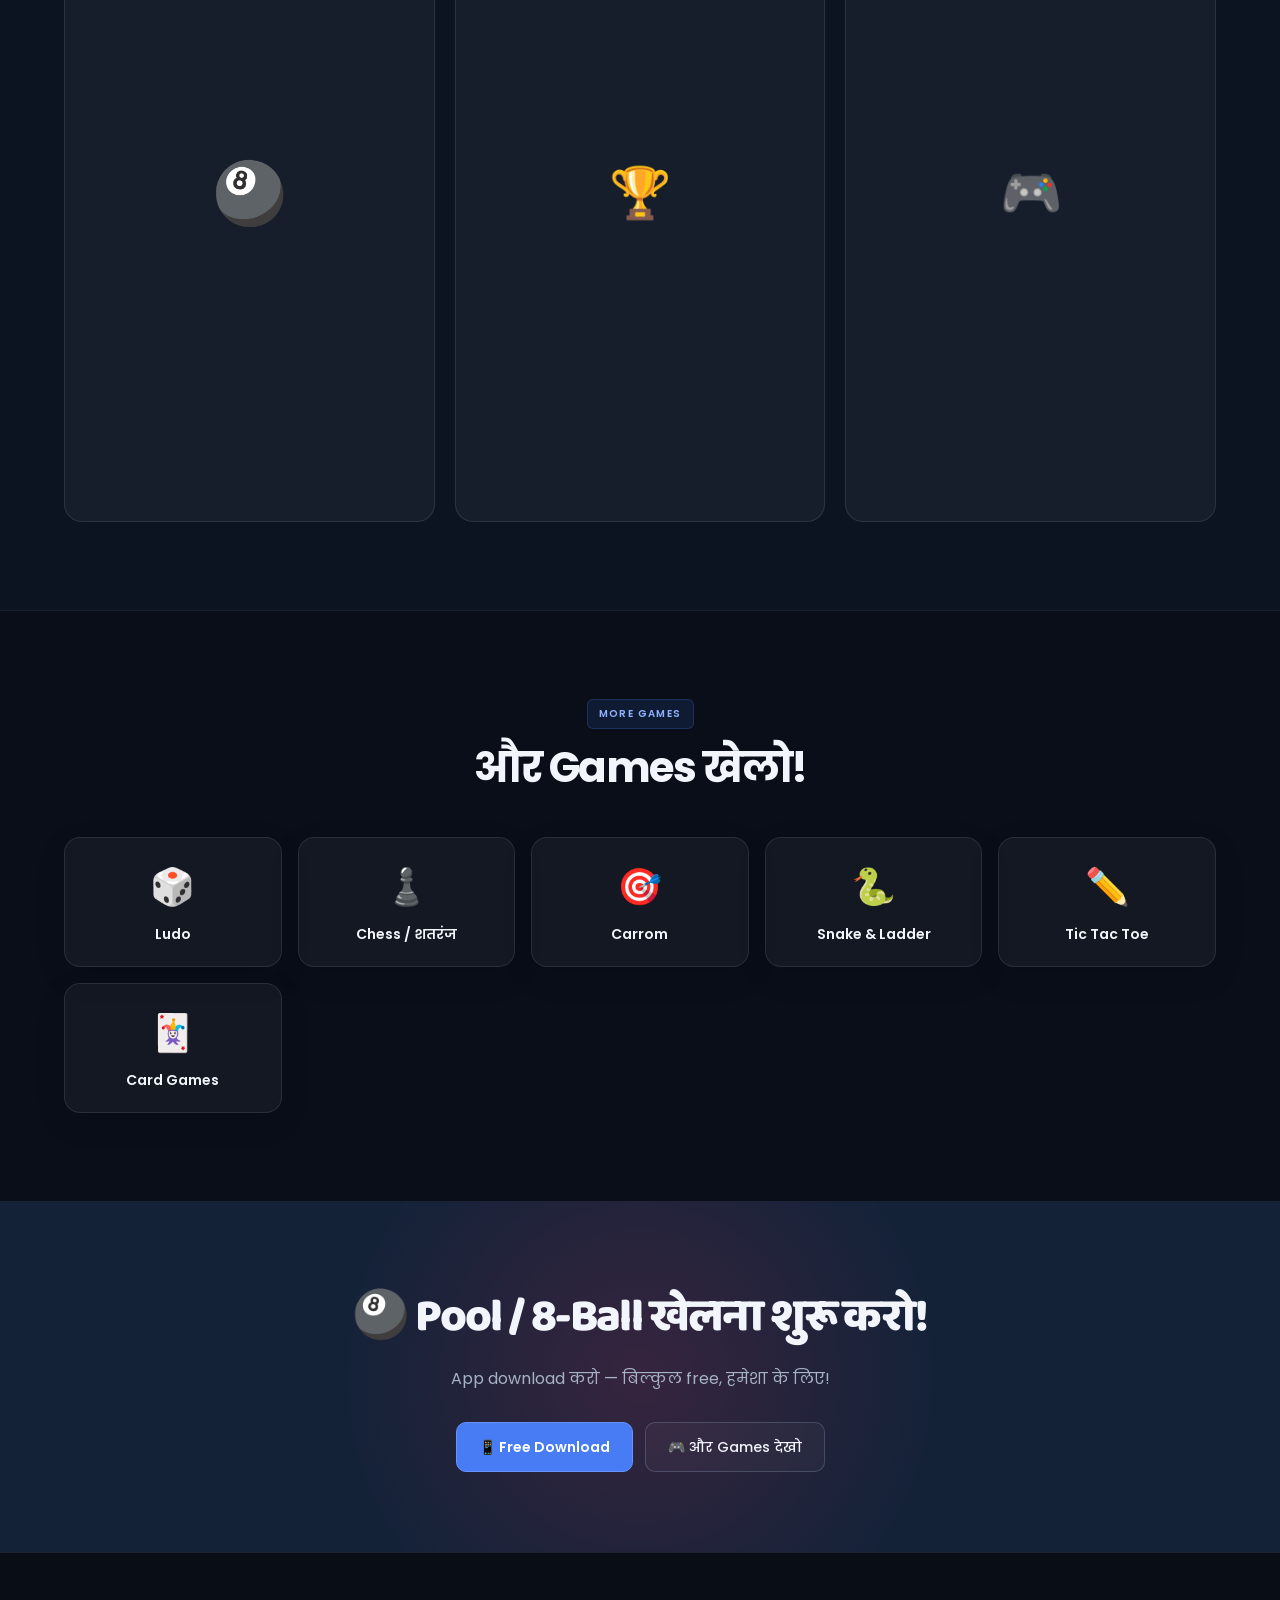
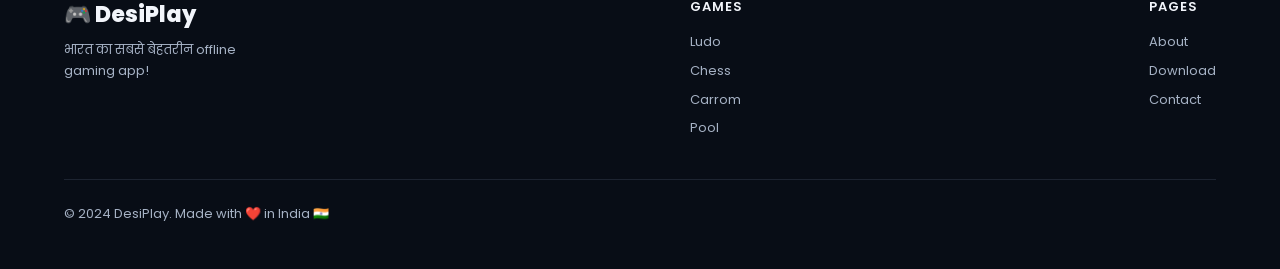
<file: pool.html>
<!DOCTYPE html>
<html lang="hi">
<head>
<meta charset="UTF-8">
<meta name="viewport" content="width=device-width,initial-scale=1.0">
<title>DesiPlay — Pool / 8-Ball</title>
<link rel="stylesheet" href="../style.css">
<style>
.game-hero{padding:120px 5% 80px;position:relative;overflow:hidden;}
.game-hero-bg{position:absolute;inset:0;background:radial-gradient(ellipse 80% 60% at 50% 0%,rgba(255,50,100,0.22) 0%,transparent 70%);}
.game-hero-inner{position:relative;z-index:2;display:grid;grid-template-columns:1fr 1fr;gap:60px;align-items:center;max-width:1100px;margin:0 auto;}
.game-big-emoji{font-size:clamp(100px,15vw,160px);text-align:center;animation:floatBig 4s ease-in-out infinite;}
.game-hero-text h1{font-family:'Baloo 2',cursive;font-size:clamp(36px,6vw,60px);font-weight:800;line-height:1.1;margin-bottom:14px;}
.game-hero-text .cat{display:inline-block;background:rgba(255,50,100,0.18);color:rgb(255,50,100);border-radius:100px;padding:5px 14px;font-size:12px;font-weight:600;margin-bottom:16px;letter-spacing:1px;}
.game-hero-text p{color:var(--text2);font-size:16px;line-height:1.7;margin-bottom:28px;}
.meta-pills{display:flex;gap:12px;flex-wrap:wrap;margin-bottom:28px;}
.meta-pill{background:rgba(255,255,255,0.07);border:1px solid var(--border);border-radius:100px;padding:6px 16px;font-size:13px;color:var(--text2);}
.hero-btns{display:flex;gap:12px;flex-wrap:wrap;}

.rules-grid{display:grid;grid-template-columns:1fr 1fr;gap:32px;}
.rules-box,.tips-box{background:var(--card);border:1px solid var(--border);border-radius:20px;padding:32px;}
.rules-box h3,.tips-box h3{font-family:'Baloo 2',cursive;font-size:22px;font-weight:700;margin-bottom:20px;}
.rule-item{display:flex;gap:12px;align-items:flex-start;margin-bottom:16px;}
.rule-num{width:28px;height:28px;border-radius:50%;background:rgba(255,50,100,0.18);color:rgb(255,50,100);display:flex;align-items:center;justify-content:center;font-size:13px;font-weight:700;flex-shrink:0;}
.rule-text{font-size:14px;color:var(--text2);line-height:1.6;padding-top:3px;}
.tip-item{display:flex;gap:10px;align-items:flex-start;margin-bottom:14px;}
.tip-dot{width:8px;height:8px;border-radius:50%;background:rgb(255,50,100);flex-shrink:0;margin-top:7px;}

.screenshots{display:grid;grid-template-columns:repeat(3,1fr);gap:20px;}
.screenshot{background:var(--card);border:1px solid var(--border);border-radius:18px;aspect-ratio:9/16;display:flex;align-items:center;justify-content:center;font-size:60px;}

.other-games{display:grid;grid-template-columns:repeat(auto-fill,minmax(180px,1fr));gap:16px;}
.other-card{background:var(--card);border:1px solid var(--border);border-radius:16px;padding:20px;text-align:center;text-decoration:none;transition:all 0.2s;display:block;}
.other-card:hover{transform:translateY(-4px);border-color:rgba(255,255,255,0.15);}
.other-card span{font-size:36px;display:block;margin-bottom:8px;}
.other-card p{font-size:14px;font-weight:600;color:var(--text);}

.cta-wrap{background:var(--dark3);padding:80px 5%;text-align:center;position:relative;overflow:hidden;}
.cta-glow{position:absolute;width:600px;height:600px;background:radial-gradient(circle,rgba(255,50,100,0.15),transparent 70%);top:50%;left:50%;transform:translate(-50%,-50%);}
.cta-wrap h2{font-family:'Baloo 2',cursive;font-size:clamp(26px,4vw,46px);font-weight:800;margin-bottom:12px;position:relative;}
.cta-wrap p{color:var(--text2);margin-bottom:30px;position:relative;}
.cta-btns{display:flex;gap:12px;justify-content:center;flex-wrap:wrap;position:relative;}

@keyframes floatBig{0%,100%{transform:translateY(0) rotate(-3deg)}50%{transform:translateY(-20px) rotate(3deg)}}
@media(max-width:768px){.game-hero-inner{grid-template-columns:1fr;text-align:center;}.game-big-emoji{font-size:100px;order:-1;}.meta-pills{justify-content:center;}.hero-btns{justify-content:center;}.rules-grid{grid-template-columns:1fr;}.screenshots{grid-template-columns:repeat(2,1fr);}}
</style>
</head>
<body>
<nav>
  <a href="../index.html" class="nav-logo">🎮 Desi<span>Play</span></a>
  <div class="nav-links">
    <a href="../index.html">Home</a>
    <a href="../games.html" class="active">Games</a>
    <a href="../about.html">About</a>
    <a href="../download.html">Download</a>
    <a href="../contact.html">Contact</a>
  </div>
  <a href="../download.html" class="nav-cta">Free Download</a>
</nav>

<div class="game-hero">
  <div class="game-hero-bg"></div>
  <div class="game-hero-inner">
    <div class="game-hero-text reveal">
      <div class="cat">Skill Game</div>
      <h1>🎱 Pool / 8-Ball</h1>
      <p>8-Ball Pool एक classic billiards game है। Green table, 15 colored balls, और एक white cue ball। अपनी balls pocket करो और आखिर में 8-ball pocket करो — जीत तुम्हारी!</p>
      <div class="meta-pills">
        <span class="meta-pill">👥 2 Players</span>
        <span class="meta-pill">📶 Offline</span>
        <span class="meta-pill">🆓 Free</span>
        <span class="meta-pill">🇮🇳 Hindi UI</span>
      </div>
      <div class="hero-btns">
        <a href="../download.html" class="btn-primary">📱 Download करो</a>
        <a href="../games.html" class="btn-secondary">← सभी Games</a>
      </div>
    </div>
    <div class="game-big-emoji reveal">🎱</div>
  </div>
</div>

<section class="section">
  <div class="section-header reveal">
    <div class="section-tag">How to Play</div>
    <h2 class="section-title">कैसे खेलें?</h2>
    <p class="section-sub">Perfect shot लगाओ!</p>
  </div>
  <div class="rules-grid">
    <div class="rules-box reveal">
      <h3>📋 Rules</h3>
      <div class="rule-item"><div class="rule-num">1</div><div class="rule-text">Cue ball से अपनी balls hit करो</div></div><div class="rule-item"><div class="rule-num">2</div><div class="rule-text">Solids (1-7) या Stripes (9-15) choose होगा</div></div><div class="rule-item"><div class="rule-num">3</div><div class="rule-text">सभी balls pocket करके 8-ball पॉकेट करो</div></div><div class="rule-item"><div class="rule-num">4</div><div class="rule-text">Scratch (cue ball pocket) = penalty</div></div><div class="rule-item"><div class="rule-num">5</div><div class="rule-text">8-ball गलत pocket = loss</div></div>
    </div>
    <div class="tips-box reveal">
      <h3>💡 Pro Tips</h3>
      <div class="tip-item"><div class="tip-dot"></div><div class="rule-text">Shot से पहले angle सोचो</div></div><div class="tip-item"><div class="tip-dot"></div><div class="rule-text">Spin use करो control के लिए</div></div><div class="tip-item"><div class="tip-dot"></div><div class="rule-text">Safe play करो जब good shot न हो</div></div>
      <div style="margin-top:24px;padding:20px;background:rgba(255,50,100,0.08);border-radius:14px;border:1px solid rgba(255,50,100,0.2);">
        <div style="font-size:13px;font-weight:600;color:rgb(255,50,100);margin-bottom:8px;">🎯 याद रखो</div>
        <div style="font-size:13px;color:var(--text2);line-height:1.6;">Practice से ही perfect होते हैं। रोज़ खेलो और champion बनो!</div>
      </div>
    </div>
  </div>
</section>

<section class="section section-dark">
  <div class="section-header reveal">
    <div class="section-tag">Screenshots</div>
    <h2 class="section-title">Game कैसा दिखता है?</h2>
  </div>
  <div class="screenshots">
    <div class="screenshot reveal">🎱</div>
    <div class="screenshot reveal" style="font-size:50px">🏆</div>
    <div class="screenshot reveal" style="font-size:50px">🎮</div>
  </div>
</section>

<section class="section">
  <div class="section-header reveal">
    <div class="section-tag">More Games</div>
    <h2 class="section-title">और Games खेलो!</h2>
  </div>
  <div class="other-games">
    <a href="ludo.html" class="other-card"><span>🎲</span><p>Ludo</p></a><a href="chess.html" class="other-card"><span>♟️</span><p>Chess / शतरंज</p></a><a href="carrom.html" class="other-card"><span>🎯</span><p>Carrom</p></a><a href="snake.html" class="other-card"><span>🐍</span><p>Snake & Ladder</p></a><a href="tictactoe.html" class="other-card"><span>✏️</span><p>Tic Tac Toe</p></a><a href="cards.html" class="other-card"><span>🃏</span><p>Card Games</p></a>
  </div>
</section>

<div class="cta-wrap">
  <div class="cta-glow"></div>
  <h2>🎱 Pool / 8-Ball खेलना शुरू करो!</h2>
  <p>App download करो — बिल्कुल free, हमेशा के लिए!</p>
  <div class="cta-btns">
    <a href="../download.html" class="btn-primary">📱 Free Download</a>
    <a href="../games.html" class="btn-secondary">🎮 और Games देखो</a>
  </div>
</div>

<footer>
  <div class="footer-top">
    <div class="footer-brand"><span class="footer-logo">🎮 DesiPlay</span><p>भारत का सबसे बेहतरीन offline gaming app!</p></div>
    <div class="footer-col"><h4>Games</h4><a href="ludo.html">Ludo</a><a href="chess.html">Chess</a><a href="carrom.html">Carrom</a><a href="pool.html">Pool</a></div>
    <div class="footer-col"><h4>Pages</h4><a href="../about.html">About</a><a href="../download.html">Download</a><a href="../contact.html">Contact</a></div>
  </div>
  <div class="footer-bottom"><span class="footer-copy">© 2024 DesiPlay. Made with ❤️ in India 🇮🇳</span></div>
</footer>
<script>
const obs=new IntersectionObserver(entries=>{entries.forEach((e,i)=>{if(e.isIntersecting)setTimeout(()=>e.target.classList.add('visible'),i*80)});},{threshold:0.1});
document.querySelectorAll('.reveal').forEach(r=>obs.observe(r));
</script>
</body>
</html>
</file>
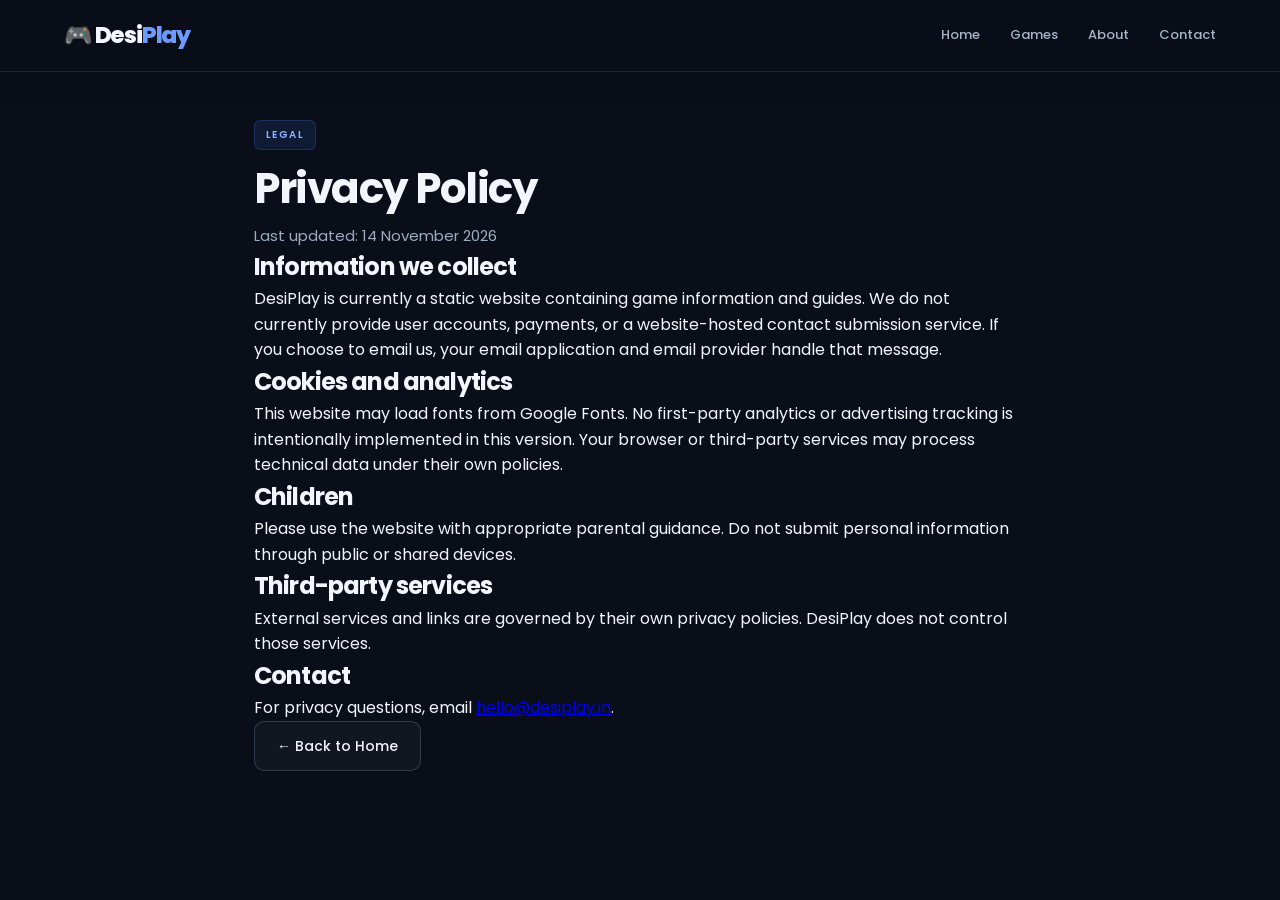
<file: privacy.html>
<!DOCTYPE html>
<html lang="en">
<head>
<meta charset="UTF-8"><meta name="viewport" content="width=device-width,initial-scale=1">
<title>Privacy Policy — DesiPlay</title><link rel="stylesheet" href="style.css">
</head>
<body>
<nav><a href="index.html" class="nav-logo">🎮 Desi<span>Play</span></a><div class="nav-links"><a href="index.html">Home</a><a href="games.html">Games</a><a href="about.html">About</a><a href="contact.html">Contact</a></div></nav>
<main class="section" style="padding-top:120px;max-width:900px;margin:auto">
<div class="section-tag">Legal</div><h1 class="section-title">Privacy Policy</h1>
<p class="section-sub">Last updated: 14 November 2026</p>
<h2>Information we collect</h2><p>DesiPlay is currently a static website containing game information and guides. We do not currently provide user accounts, payments, or a website-hosted contact submission service. If you choose to email us, your email application and email provider handle that message.</p>
<h2>Cookies and analytics</h2><p>This website may load fonts from Google Fonts. No first-party analytics or advertising tracking is intentionally implemented in this version. Your browser or third-party services may process technical data under their own policies.</p>
<h2>Children</h2><p>Please use the website with appropriate parental guidance. Do not submit personal information through public or shared devices.</p>
<h2>Third-party services</h2><p>External services and links are governed by their own privacy policies. DesiPlay does not control those services.</p>
<h2>Contact</h2><p>For privacy questions, email <a href="mailto:hello@desiplay.in">hello@desiplay.in</a>.</p>
<p><a class="btn-secondary" href="index.html">← Back to Home</a></p>
</main>
</body></html>
</file>
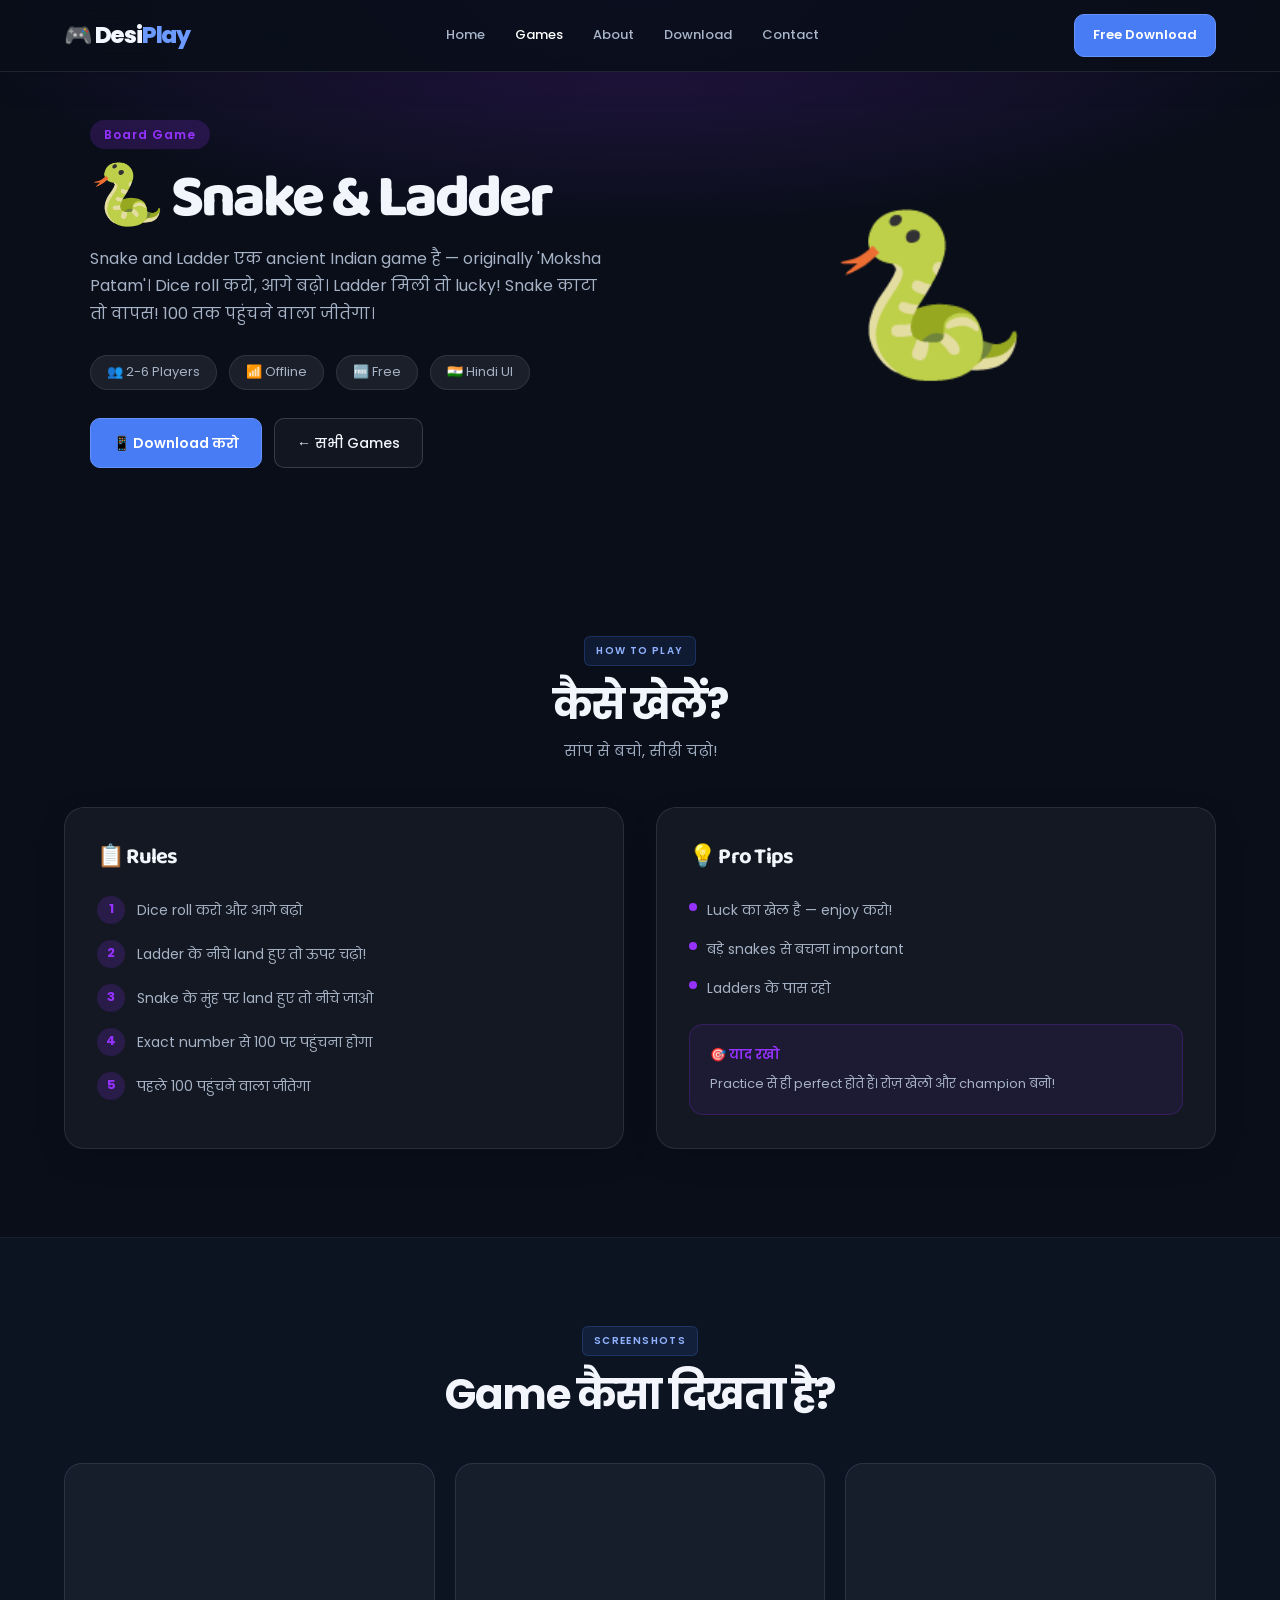
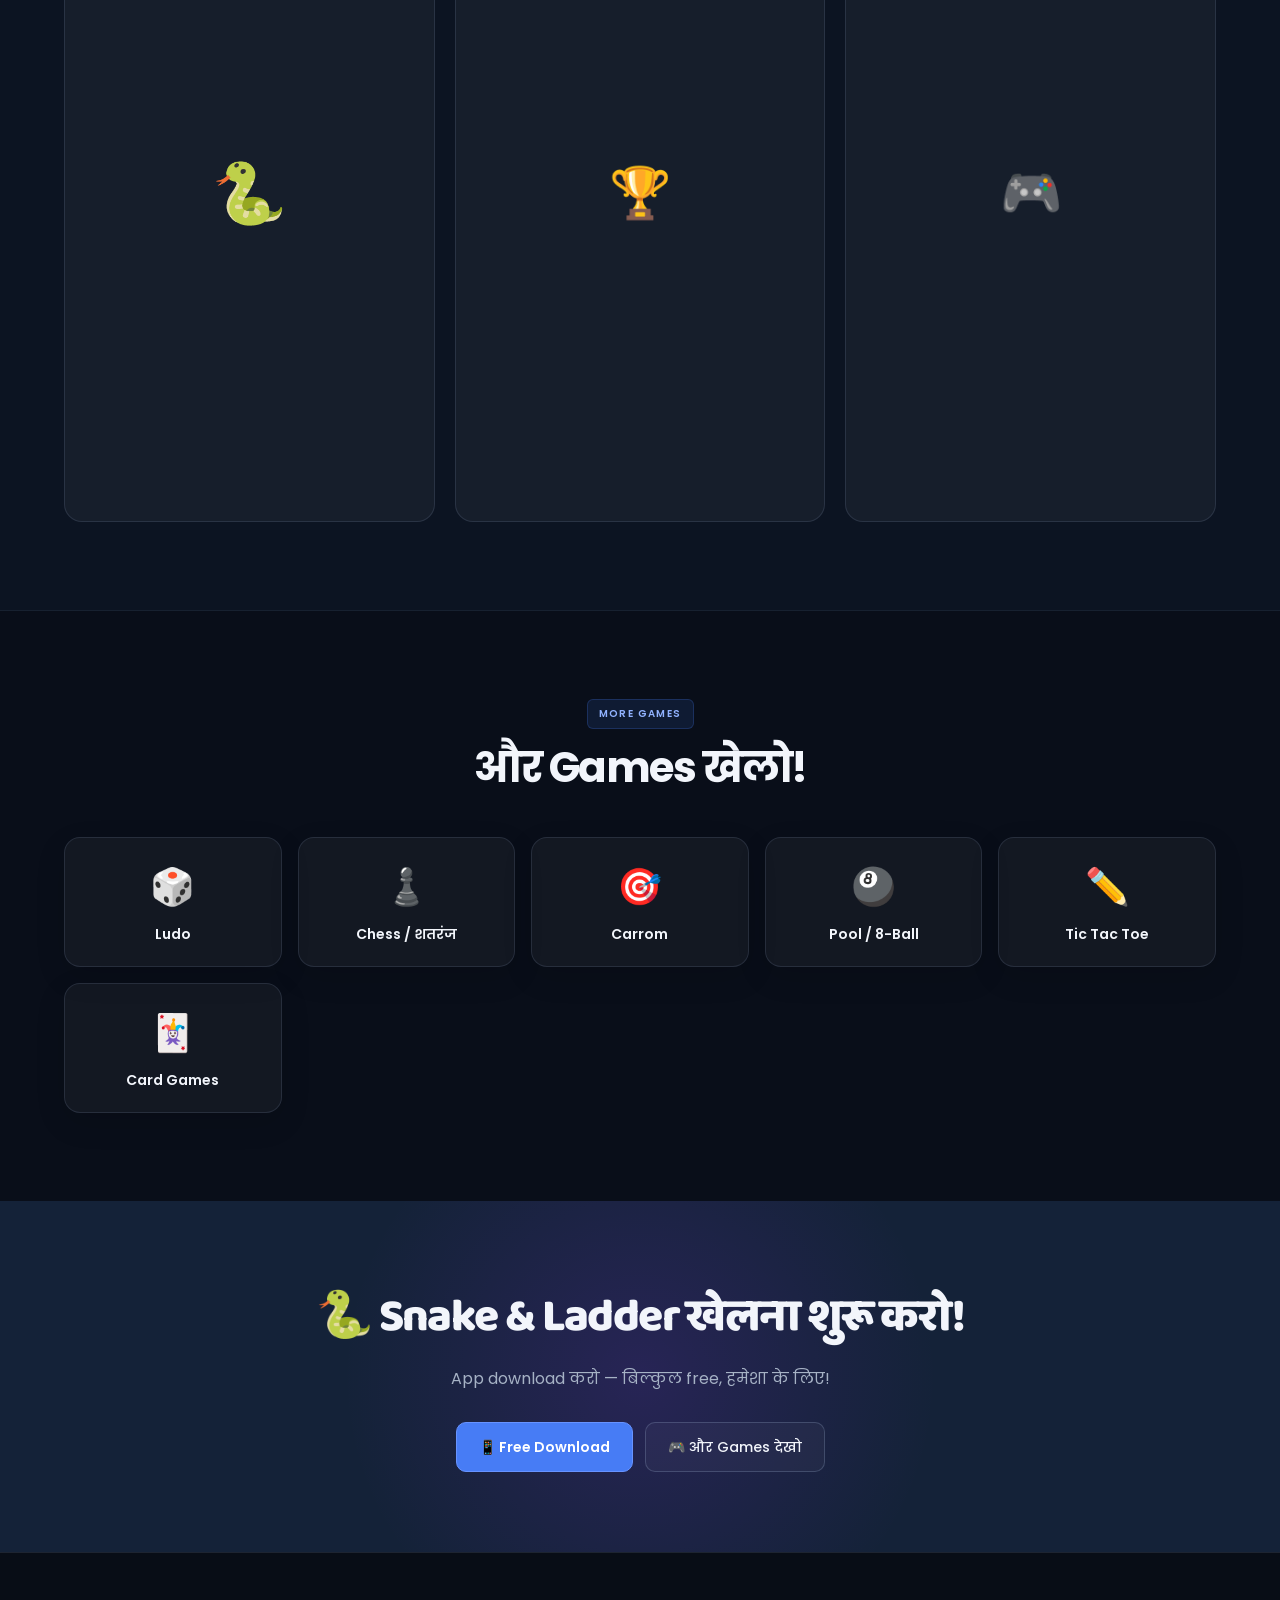
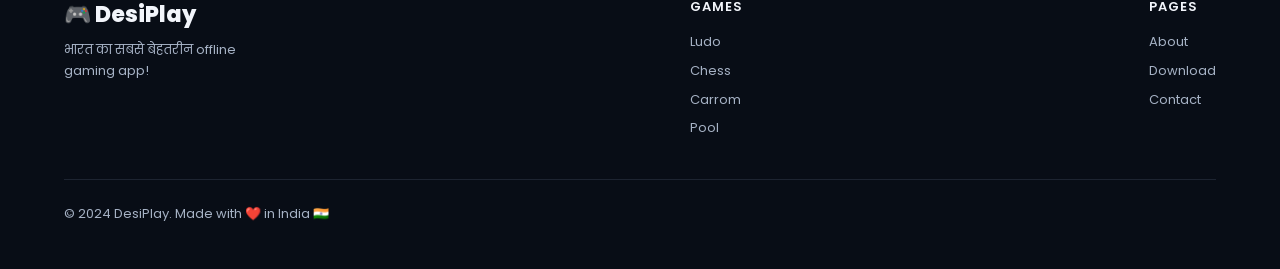
<file: snake.html>
<!DOCTYPE html>
<html lang="hi">
<head>
<meta charset="UTF-8">
<meta name="viewport" content="width=device-width,initial-scale=1.0">
<title>DesiPlay — Snake & Ladder</title>
<link rel="stylesheet" href="../style.css">
<style>
.game-hero{padding:120px 5% 80px;position:relative;overflow:hidden;}
.game-hero-bg{position:absolute;inset:0;background:radial-gradient(ellipse 80% 60% at 50% 0%,rgba(150,50,255,0.22) 0%,transparent 70%);}
.game-hero-inner{position:relative;z-index:2;display:grid;grid-template-columns:1fr 1fr;gap:60px;align-items:center;max-width:1100px;margin:0 auto;}
.game-big-emoji{font-size:clamp(100px,15vw,160px);text-align:center;animation:floatBig 4s ease-in-out infinite;}
.game-hero-text h1{font-family:'Baloo 2',cursive;font-size:clamp(36px,6vw,60px);font-weight:800;line-height:1.1;margin-bottom:14px;}
.game-hero-text .cat{display:inline-block;background:rgba(150,50,255,0.18);color:rgb(150,50,255);border-radius:100px;padding:5px 14px;font-size:12px;font-weight:600;margin-bottom:16px;letter-spacing:1px;}
.game-hero-text p{color:var(--text2);font-size:16px;line-height:1.7;margin-bottom:28px;}
.meta-pills{display:flex;gap:12px;flex-wrap:wrap;margin-bottom:28px;}
.meta-pill{background:rgba(255,255,255,0.07);border:1px solid var(--border);border-radius:100px;padding:6px 16px;font-size:13px;color:var(--text2);}
.hero-btns{display:flex;gap:12px;flex-wrap:wrap;}

.rules-grid{display:grid;grid-template-columns:1fr 1fr;gap:32px;}
.rules-box,.tips-box{background:var(--card);border:1px solid var(--border);border-radius:20px;padding:32px;}
.rules-box h3,.tips-box h3{font-family:'Baloo 2',cursive;font-size:22px;font-weight:700;margin-bottom:20px;}
.rule-item{display:flex;gap:12px;align-items:flex-start;margin-bottom:16px;}
.rule-num{width:28px;height:28px;border-radius:50%;background:rgba(150,50,255,0.18);color:rgb(150,50,255);display:flex;align-items:center;justify-content:center;font-size:13px;font-weight:700;flex-shrink:0;}
.rule-text{font-size:14px;color:var(--text2);line-height:1.6;padding-top:3px;}
.tip-item{display:flex;gap:10px;align-items:flex-start;margin-bottom:14px;}
.tip-dot{width:8px;height:8px;border-radius:50%;background:rgb(150,50,255);flex-shrink:0;margin-top:7px;}

.screenshots{display:grid;grid-template-columns:repeat(3,1fr);gap:20px;}
.screenshot{background:var(--card);border:1px solid var(--border);border-radius:18px;aspect-ratio:9/16;display:flex;align-items:center;justify-content:center;font-size:60px;}

.other-games{display:grid;grid-template-columns:repeat(auto-fill,minmax(180px,1fr));gap:16px;}
.other-card{background:var(--card);border:1px solid var(--border);border-radius:16px;padding:20px;text-align:center;text-decoration:none;transition:all 0.2s;display:block;}
.other-card:hover{transform:translateY(-4px);border-color:rgba(255,255,255,0.15);}
.other-card span{font-size:36px;display:block;margin-bottom:8px;}
.other-card p{font-size:14px;font-weight:600;color:var(--text);}

.cta-wrap{background:var(--dark3);padding:80px 5%;text-align:center;position:relative;overflow:hidden;}
.cta-glow{position:absolute;width:600px;height:600px;background:radial-gradient(circle,rgba(150,50,255,0.15),transparent 70%);top:50%;left:50%;transform:translate(-50%,-50%);}
.cta-wrap h2{font-family:'Baloo 2',cursive;font-size:clamp(26px,4vw,46px);font-weight:800;margin-bottom:12px;position:relative;}
.cta-wrap p{color:var(--text2);margin-bottom:30px;position:relative;}
.cta-btns{display:flex;gap:12px;justify-content:center;flex-wrap:wrap;position:relative;}

@keyframes floatBig{0%,100%{transform:translateY(0) rotate(-3deg)}50%{transform:translateY(-20px) rotate(3deg)}}
@media(max-width:768px){.game-hero-inner{grid-template-columns:1fr;text-align:center;}.game-big-emoji{font-size:100px;order:-1;}.meta-pills{justify-content:center;}.hero-btns{justify-content:center;}.rules-grid{grid-template-columns:1fr;}.screenshots{grid-template-columns:repeat(2,1fr);}}
</style>
</head>
<body>
<nav>
  <a href="../index.html" class="nav-logo">🎮 Desi<span>Play</span></a>
  <div class="nav-links">
    <a href="../index.html">Home</a>
    <a href="../games.html" class="active">Games</a>
    <a href="../about.html">About</a>
    <a href="../download.html">Download</a>
    <a href="../contact.html">Contact</a>
  </div>
  <a href="../download.html" class="nav-cta">Free Download</a>
</nav>

<div class="game-hero">
  <div class="game-hero-bg"></div>
  <div class="game-hero-inner">
    <div class="game-hero-text reveal">
      <div class="cat">Board Game</div>
      <h1>🐍 Snake & Ladder</h1>
      <p>Snake and Ladder एक ancient Indian game है — originally 'Moksha Patam'। Dice roll करो, आगे बढ़ो। Ladder मिली तो lucky! Snake काटा तो वापस! 100 तक पहुंचने वाला जीतेगा।</p>
      <div class="meta-pills">
        <span class="meta-pill">👥 2-6 Players</span>
        <span class="meta-pill">📶 Offline</span>
        <span class="meta-pill">🆓 Free</span>
        <span class="meta-pill">🇮🇳 Hindi UI</span>
      </div>
      <div class="hero-btns">
        <a href="../download.html" class="btn-primary">📱 Download करो</a>
        <a href="../games.html" class="btn-secondary">← सभी Games</a>
      </div>
    </div>
    <div class="game-big-emoji reveal">🐍</div>
  </div>
</div>

<section class="section">
  <div class="section-header reveal">
    <div class="section-tag">How to Play</div>
    <h2 class="section-title">कैसे खेलें?</h2>
    <p class="section-sub">सांप से बचो, सीढ़ी चढ़ो!</p>
  </div>
  <div class="rules-grid">
    <div class="rules-box reveal">
      <h3>📋 Rules</h3>
      <div class="rule-item"><div class="rule-num">1</div><div class="rule-text">Dice roll करो और आगे बढ़ो</div></div><div class="rule-item"><div class="rule-num">2</div><div class="rule-text">Ladder के नीचे land हुए तो ऊपर चढ़ो!</div></div><div class="rule-item"><div class="rule-num">3</div><div class="rule-text">Snake के मुंह पर land हुए तो नीचे जाओ</div></div><div class="rule-item"><div class="rule-num">4</div><div class="rule-text">Exact number से 100 पर पहुंचना होगा</div></div><div class="rule-item"><div class="rule-num">5</div><div class="rule-text">पहले 100 पहुंचने वाला जीतेगा</div></div>
    </div>
    <div class="tips-box reveal">
      <h3>💡 Pro Tips</h3>
      <div class="tip-item"><div class="tip-dot"></div><div class="rule-text">Luck का खेल है — enjoy करो!</div></div><div class="tip-item"><div class="tip-dot"></div><div class="rule-text">बड़े snakes से बचना important</div></div><div class="tip-item"><div class="tip-dot"></div><div class="rule-text">Ladders के पास रहो</div></div>
      <div style="margin-top:24px;padding:20px;background:rgba(150,50,255,0.08);border-radius:14px;border:1px solid rgba(150,50,255,0.2);">
        <div style="font-size:13px;font-weight:600;color:rgb(150,50,255);margin-bottom:8px;">🎯 याद रखो</div>
        <div style="font-size:13px;color:var(--text2);line-height:1.6;">Practice से ही perfect होते हैं। रोज़ खेलो और champion बनो!</div>
      </div>
    </div>
  </div>
</section>

<section class="section section-dark">
  <div class="section-header reveal">
    <div class="section-tag">Screenshots</div>
    <h2 class="section-title">Game कैसा दिखता है?</h2>
  </div>
  <div class="screenshots">
    <div class="screenshot reveal">🐍</div>
    <div class="screenshot reveal" style="font-size:50px">🏆</div>
    <div class="screenshot reveal" style="font-size:50px">🎮</div>
  </div>
</section>

<section class="section">
  <div class="section-header reveal">
    <div class="section-tag">More Games</div>
    <h2 class="section-title">और Games खेलो!</h2>
  </div>
  <div class="other-games">
    <a href="ludo.html" class="other-card"><span>🎲</span><p>Ludo</p></a><a href="chess.html" class="other-card"><span>♟️</span><p>Chess / शतरंज</p></a><a href="carrom.html" class="other-card"><span>🎯</span><p>Carrom</p></a><a href="pool.html" class="other-card"><span>🎱</span><p>Pool / 8-Ball</p></a><a href="tictactoe.html" class="other-card"><span>✏️</span><p>Tic Tac Toe</p></a><a href="cards.html" class="other-card"><span>🃏</span><p>Card Games</p></a>
  </div>
</section>

<div class="cta-wrap">
  <div class="cta-glow"></div>
  <h2>🐍 Snake & Ladder खेलना शुरू करो!</h2>
  <p>App download करो — बिल्कुल free, हमेशा के लिए!</p>
  <div class="cta-btns">
    <a href="../download.html" class="btn-primary">📱 Free Download</a>
    <a href="../games.html" class="btn-secondary">🎮 और Games देखो</a>
  </div>
</div>

<footer>
  <div class="footer-top">
    <div class="footer-brand"><span class="footer-logo">🎮 DesiPlay</span><p>भारत का सबसे बेहतरीन offline gaming app!</p></div>
    <div class="footer-col"><h4>Games</h4><a href="ludo.html">Ludo</a><a href="chess.html">Chess</a><a href="carrom.html">Carrom</a><a href="pool.html">Pool</a></div>
    <div class="footer-col"><h4>Pages</h4><a href="../about.html">About</a><a href="../download.html">Download</a><a href="../contact.html">Contact</a></div>
  </div>
  <div class="footer-bottom"><span class="footer-copy">© 2024 DesiPlay. Made with ❤️ in India 🇮🇳</span></div>
</footer>
<script>
const obs=new IntersectionObserver(entries=>{entries.forEach((e,i)=>{if(e.isIntersecting)setTimeout(()=>e.target.classList.add('visible'),i*80)});},{threshold:0.1});
document.querySelectorAll('.reveal').forEach(r=>obs.observe(r));
</script>
</body>
</html>
</file>
<file: style.css>
@import url('https://fonts.googleapis.com/css2?family=Baloo+2:wght@400;500;600;700;800&family=Poppins:wght@300;400;500;600&display=swap');

:root {
  --dark: #0d0d1a;
  --dark2: #13132b;
  --dark3: #1a1a3e;
  --purple: #6c47ff;
  --purple2: #8b6fff;
  --gold: #ffd700;
  --gold2: #ffb700;
  --text: #e8e8ff;
  --text2: #9999cc;
  --card: rgba(255,255,255,0.04);
  --border: rgba(255,255,255,0.08);
}
* { margin:0; padding:0; box-sizing:border-box; }
html { scroll-behavior:smooth; }
body { font-family:'Poppins',sans-serif; background:var(--dark); color:var(--text); overflow-x:hidden; }

nav {
  position:fixed; top:0; left:0; right:0; z-index:100;
  background:rgba(13,13,26,0.9); backdrop-filter:blur(20px);
  border-bottom:1px solid var(--border);
  padding:0 5%; display:flex; align-items:center; justify-content:space-between; height:64px;
}
.nav-logo { font-family:'Baloo 2',cursive; font-size:24px; font-weight:800; color:var(--gold); text-decoration:none; }
.nav-logo span { color:var(--purple2); }
.nav-links { display:flex; gap:28px; }
.nav-links a { color:var(--text2); text-decoration:none; font-size:14px; font-weight:500; transition:color 0.2s; }
.nav-links a:hover, .nav-links a.active { color:var(--text); }
.nav-cta { background:var(--purple); color:#fff; border:none; padding:9px 22px; border-radius:100px; font-size:14px; font-weight:600; cursor:pointer; font-family:'Poppins',sans-serif; transition:all 0.2s; text-decoration:none; }
.nav-cta:hover { background:var(--purple2); transform:translateY(-1px); }

.btn-primary { background:var(--purple); color:#fff; padding:13px 30px; border-radius:100px; font-size:15px; font-weight:600; border:none; cursor:pointer; font-family:'Poppins',sans-serif; transition:all 0.25s; box-shadow:0 0 30px rgba(108,71,255,0.35); text-decoration:none; display:inline-block; }
.btn-primary:hover { transform:translateY(-2px); box-shadow:0 0 50px rgba(108,71,255,0.55); }
.btn-secondary { background:transparent; color:var(--text); padding:13px 30px; border-radius:100px; font-size:15px; font-weight:500; border:1px solid var(--border); cursor:pointer; font-family:'Poppins',sans-serif; transition:all 0.25s; text-decoration:none; display:inline-block; }
.btn-secondary:hover { border-color:rgba(255,255,255,0.25); background:var(--card); }

.section { padding:90px 5%; }
.section-dark { background:var(--dark2); }
.section-header { text-align:center; margin-bottom:52px; }
.section-tag { display:inline-block; background:rgba(108,71,255,0.15); color:var(--purple2); font-size:12px; font-weight:600; letter-spacing:2px; text-transform:uppercase; padding:5px 14px; border-radius:100px; margin-bottom:14px; }
.section-title { font-family:'Baloo 2',cursive; font-size:clamp(28px,5vw,46px); font-weight:800; line-height:1.1; }
.section-sub { color:var(--text2); font-size:16px; margin-top:10px; }

.reveal { opacity:0; transform:translateY(28px); transition:all 0.6s ease; }
.reveal.visible { opacity:1; transform:translateY(0); }

footer { background:var(--dark); border-top:1px solid var(--border); padding:40px 5%; }
.footer-top { display:flex; justify-content:space-between; align-items:flex-start; flex-wrap:wrap; gap:32px; margin-bottom:32px; }
.footer-brand .footer-logo { font-family:'Baloo 2',cursive; font-size:22px; font-weight:800; color:var(--gold); display:block; margin-bottom:8px; }
.footer-brand p { color:var(--text2); font-size:13px; max-width:220px; line-height:1.6; }
.footer-col h4 { font-size:13px; font-weight:600; color:var(--text); margin-bottom:14px; text-transform:uppercase; letter-spacing:1px; }
.footer-col a { display:block; color:var(--text2); text-decoration:none; font-size:13px; margin-bottom:8px; transition:color 0.2s; }
.footer-col a:hover { color:var(--text); }
.footer-bottom { border-top:1px solid var(--border); padding-top:24px; display:flex; justify-content:space-between; align-items:center; flex-wrap:wrap; gap:12px; }
.footer-copy { color:var(--text2); font-size:13px; }

@media(max-width:640px) { nav { padding:0 3%; } .nav-links { display:flex; gap:12px; margin-left:12px; overflow-x:auto; white-space:nowrap; scrollbar-width:none; } .nav-links::-webkit-scrollbar { display:none; } .nav-links a { font-size:11px; } .nav-cta { display:none; } .footer-top { flex-direction:column; } }

/* Respect the HTML hidden attribute when filtering game cards. */
.game-big-card[hidden] { display:none !important; }


/* DesiPlay Professional UI Refresh */
:root {
  --dark:#090e19;
  --dark2:#0e1727;
  --dark3:#142238;
  --purple:#477cf5;
  --purple2:#83a8ff;
  --gold:#63dfcf;
  --gold2:#39c9bb;
  --text:#f2f5fb;
  --text2:#a6b2c5;
  --card:rgba(255,255,255,.045);
  --border:rgba(172,194,226,.13);
}
body { font-family:'Poppins',sans-serif; background:var(--dark); color:var(--text); line-height:1.6; }
h1,h2,h3,.nav-logo,.section-title,.game-name,.game-card-name,.stat-num,.cta-wrap h2 { font-family:'Poppins',sans-serif; letter-spacing:-.035em; }
nav {
  height:72px; padding:0 max(5%,calc((100vw - 1240px)/2));
  background:rgba(8,14,25,.88); border-bottom:1px solid rgba(172,194,226,.12);
  box-shadow:0 8px 32px rgba(0,0,0,.12);
}
.nav-logo { color:#f4f7ff; font-size:23px; letter-spacing:-1.2px; }
.nav-logo span { color:#6c9aff; }
.nav-links { gap:30px; }
.nav-links a { color:#a9b6ca; font-size:13px; transition:color .2s ease; }
.nav-links a:hover,.nav-links a.active { color:#fff; }
.nav-cta,.btn-primary { background:#477cf5; border:1px solid #6793ff; border-radius:10px; box-shadow:none; }
.nav-cta { padding:10px 18px; font-size:13px; }
.nav-cta:hover,.btn-primary:hover { background:#6090ff; box-shadow:0 10px 28px rgba(71,124,245,.22); transform:translateY(-2px); }
.btn-primary,.btn-secondary { padding:13px 22px; border-radius:10px; font-size:14px; }
.btn-secondary { background:rgba(255,255,255,.035); border-color:rgba(172,194,226,.22); }
.btn-secondary:hover { background:rgba(255,255,255,.08); border-color:rgba(172,194,226,.4); }
.section { padding:88px max(5%,calc((100vw - 1240px)/2)); }
.section-dark { background:#0c1422; border-top:1px solid rgba(172,194,226,.07); border-bottom:1px solid rgba(172,194,226,.07); }
.section-header { margin-bottom:44px; }
.section-tag { background:rgba(71,124,245,.12); color:#91b2ff; border:1px solid rgba(71,124,245,.22); border-radius:6px; letter-spacing:1.4px; padding:6px 11px; font-size:10px; }
.section-title { font-size:clamp(28px,4vw,42px); font-weight:700; line-height:1.18; }
.section-sub { color:#9eacc1; font-size:15px; }
footer { background:#080d16; border-top:1px solid var(--border); padding:44px max(5%,calc((100vw - 1240px)/2)); }
.footer-brand .footer-logo { color:#f2f5fb; font-family:'Poppins',sans-serif; }
.footer-col a:hover { color:#83a8ff; }
.hero { min-height: min(900px,100svh); padding:120px 5% 76px; background:#090e19; }
.hero-bg { background:radial-gradient(ellipse 55% 45% at 50% 5%,rgba(71,124,245,.19),transparent 72%),radial-gradient(ellipse 30% 35% at 85% 75%,rgba(99,223,207,.07),transparent 70%); }
.grid-bg { opacity:.35; background-image:linear-gradient(rgba(132,163,210,.07) 1px,transparent 1px),linear-gradient(90deg,rgba(132,163,210,.07) 1px,transparent 1px); background-size:52px 52px; mask-image:linear-gradient(to bottom,black,transparent 88%); }
.hero-content { max-width:850px; }
.hero-badge { background:rgba(71,124,245,.1); border:1px solid rgba(115,157,255,.25); color:#a9c2ff; border-radius:7px; padding:7px 12px; font-size:11px; letter-spacing:.4px; }
.hero-title { font-family:'Poppins',sans-serif; font-size:clamp(44px,7.2vw,76px); font-weight:700; line-height:1.08; letter-spacing:-.055em; }
.hero-title .hl { background:linear-gradient(100deg,#8fb2ff 10%,#61dfd0 95%); -webkit-background-clip:text; background-clip:text; }
.hero-sub { max-width:650px; margin:0 auto 32px; color:#aab7ca; font-size:clamp(15px,2vw,17px); }
.hero-stats { gap:0; margin-top:58px; }
.hero-stats .stat { min-width:115px; padding:0 28px; border-right:1px solid var(--border); }
.hero-stats .stat:last-child { border-right:0; }
.stat-num { font-size:30px; color:#e9f0ff; }
.stat-label { color:#93a2b8; font-size:11px; letter-spacing:.4px; }
.fi { opacity:.07; filter:grayscale(1); }
.games-grid { grid-template-columns:repeat(auto-fit,minmax(230px,1fr)); gap:16px; }
.game-card,.feature-card,.money-card,.rules-box,.tips-box,.other-card,.game-big-card {
  background:linear-gradient(145deg,rgba(255,255,255,.055),rgba(255,255,255,.022));
  border:1px solid rgba(172,194,226,.13); border-radius:16px;
  box-shadow:0 10px 30px rgba(0,0,0,.12);
}
.game-card { padding:25px 20px 21px; }
.game-card:hover,.game-big-card:hover,.feature-card:hover,.money-card:hover,.other-card:hover {
  transform:translateY(-4px); border-color:rgba(116,158,255,.42); box-shadow:0 18px 38px rgba(0,0,0,.2);
}
.game-emoji { font-size:46px; }
.game-name { font-size:19px; font-weight:650; }
.game-desc,.feat-desc,.money-desc { color:#a5b2c6; }
.game-players { background:rgba(255,255,255,.055); color:#aebbd0; border:1px solid rgba(172,194,226,.1); }
.g-badge { background:#63dfcf; color:#071b1b; border-radius:5px; }
.feature-card,.money-card { border-radius:15px; }
.feat-title,.money-title { color:#f0f4fb; }
.page-hero { padding:145px 5% 76px; background:#090e19; }
.page-hero-bg { background:radial-gradient(ellipse 65% 60% at 50% 0%,rgba(71,124,245,.18),transparent 72%); }
.page-hero h1 { font-family:'Poppins',sans-serif; font-size:clamp(36px,5vw,58px); letter-spacing:-.05em; }
.page-hero p { color:#aab7ca; font-size:15px; }
.games-big-grid { gap:18px; }
.game-big-card { border-radius:16px; }
.game-card-top { padding:30px 22px 23px; }
.game-card-emoji { font-size:54px; }
.game-card-name { font-size:21px; font-weight:650; }
.game-card-desc { color:#a5b2c6; }
.game-card-bottom { border-color:var(--border); }
.game-card-link { color:#8eafff; }
.filter-btn { border-radius:8px; border-color:var(--border); }
.filter-btn.active,.filter-btn:hover { background:#477cf5; border-color:#477cf5; }
.game-hero { padding-top:145px; }
.game-hero-bg { background:radial-gradient(ellipse 65% 60% at 50% 0%,rgba(71,124,245,.16),transparent 72%); }
.game-hero-text h1 { font-family:'Poppins',sans-serif; letter-spacing:-.05em; }
.meta-pill { border-radius:7px; background:rgba(255,255,255,.045); }
.rules-box,.tips-box { padding:28px; }
.cta-wrap { background:#101d31; }
.cta-glow { background:radial-gradient(circle,rgba(71,124,245,.16),transparent 70%); }
.cta-wrap h2 { font-family:'Poppins',sans-serif; }
.screenshot { border-radius:14px; }
a:focus-visible,button:focus-visible { outline:2px solid #8fb2ff; outline-offset:3px; }
@media(max-width:760px) {
  nav { height:64px; padding:0 4%; gap:12px; }
  .nav-logo { font-size:20px; white-space:nowrap; }
  .nav-links { gap:13px; margin-left:0; }
  .nav-links a { font-size:11px; }
  .hero { min-height:88svh; padding:110px 5% 62px; }
  .hero-title { font-size:clamp(42px,10vw,62px); }
  .hero-stats { gap:0; margin-top:42px; }
  .hero-stats .stat { min-width:50%; padding:12px 8px; border-right:0; }
  .section { padding:66px 5%; }
  .section-header { margin-bottom:32px; }
  .page-hero { padding:120px 5% 54px; }
  .game-hero { padding-top:110px; }
}
@media(max-width:420px) {
  .nav-links { gap:10px; }
  .nav-links a { font-size:10px; }
  .nav-logo { font-size:18px; }
  .hero-btns { gap:9px; }
  .hero-btns a { width:100%; text-align:center; }
}
@media(prefers-reduced-motion:reduce) {
  *,*::before,*::after { animation-duration:.01ms!important; animation-iteration-count:1!important; scroll-behavior:auto!important; transition-duration:.01ms!important; }
  .reveal { opacity:1; transform:none; }
}
</file>
